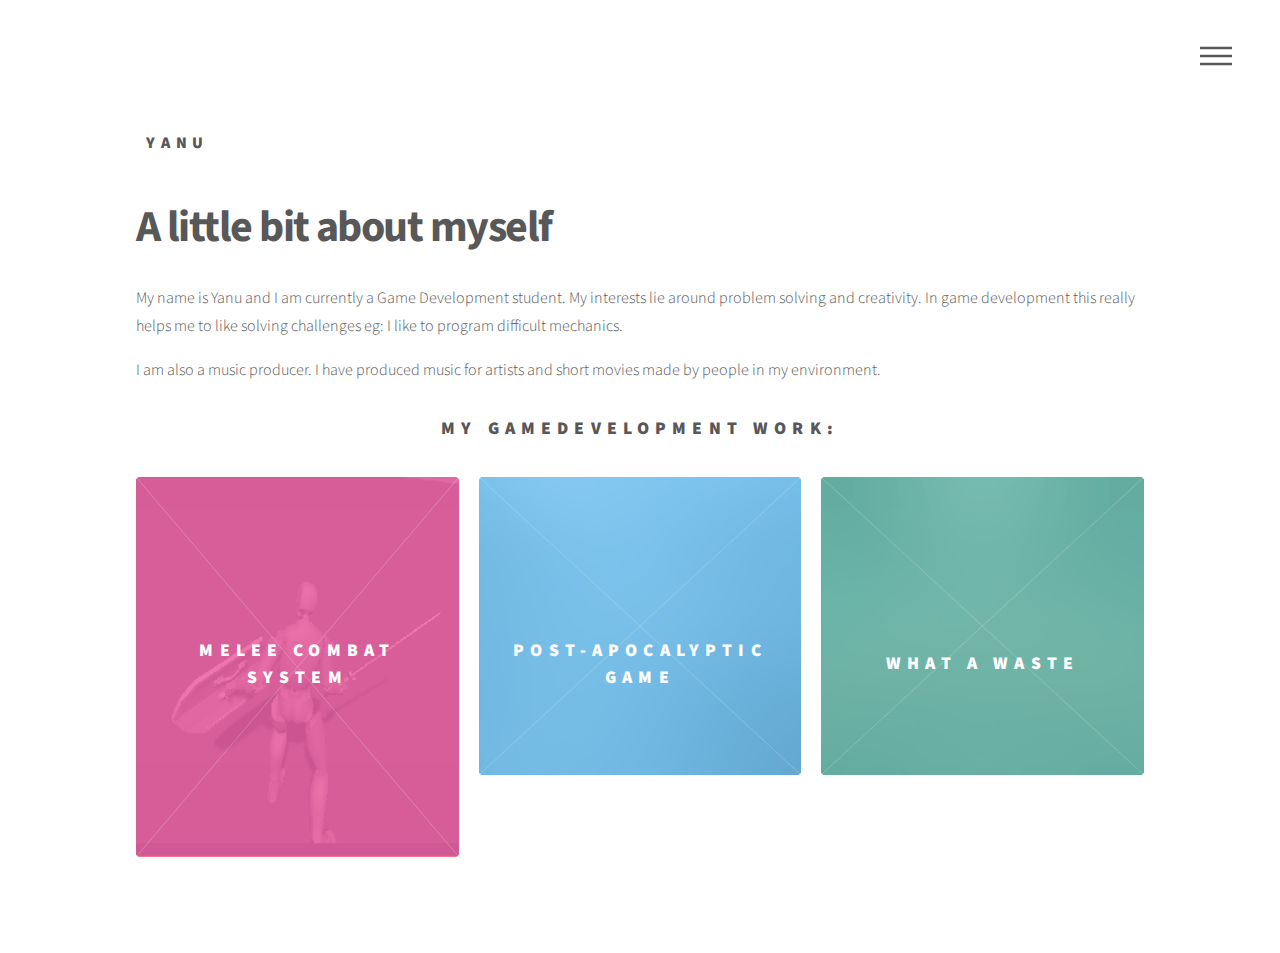
<file: index.html>
<!DOCTYPE HTML>
<!--
	Phantom by HTML5 UP
	html5up.net | @ajlkn
	Free for personal and commercial use under the CCA 3.0 license (html5up.net/license)
-->
<html>

	<head>
		
		<meta charset="utf-8" />
		<meta name="viewport" content="width=device-width, initial-scale=1, user-scalable=no" />
		<link rel="stylesheet" href="assets/css/main.css" />
		<noscript><link rel="stylesheet" href="assets/css/noscript.css" /></noscript>
	</head>
	
	<body class="is-preload">
		<!-- Wrapper -->
			<div id="wrapper">

				<!-- Header -->
					<header id="header">
						<div class="inner">

							<!-- Logo -->
								<a href="index.html" class="logo">
									<span class="symbol"></span><span class="title">Yanu</span>
								</a>

							<!-- Nav -->
								<nav>
									<ul>
										<li><a href="#menu">Menu</a></li>
									</ul>
								</nav>

						</div>
					</header>

				<!-- Menu 
					<nav id="menu">
						<h2>Menu</h2>
						<ul>
							<li><a href="index.html">Home</a></li>
							<li><a href="generic.html">Ipsum veroeros</a></li>
							<li><a href="generic.html">Tempus etiam</a></li>
							<li><a href="generic.html">Consequat dolor</a></li>
							<li><a href="elements.html">Elements</a></li>
						</ul>
					</nav>
					-->

				<!-- Main -->
					<div id="main">
						<div class="inner">
							
							<header>
								<h1>A little bit about myself<br />
								</h1>
								<p>My name is Yanu and I am currently a Game Development student. My interests lie around problem solving and creativity. 
								In game development this really helps me to like solving challenges eg: I like to program difficult mechanics.</p>
								
								<p>
									I am also a music producer. I have produced music for artists and short movies made by people in my environment.</p>
								<h2 style="text-align:center;">My Gamedevelopment work:<br />
								</h2>
							</header>
							
							<section class="tiles">
								<article class="style1">
									<span class="image">
										<img src="images/portfoliolol.png" alt="" width = "360.88" height="380"/>
									</span>
									<a href="mcspage.html">
										<h2>Melee Combat System</h2>
										<div class="content">
											<p>3D Third-Person Melee Multi-Directional Combat System.</p>
										</div>
									</a>
								</article>
								<article class="style2">
									<span class="image">
										<img src="images/pic02.jpg" alt="" />
									</span>
									<a href="pagpage.html">
										<h2>Post-Apocalyptic Game</h2>
										<div class="content">
											<p>3D First Person Post-Apocalyptic Zombie Game.</p>
										</div>
									</a>
								</article>
								<article class="style3">
									<span class="image">
										<img src="images/pic03.jpg" alt="" />
									</span>
									<a href="wawpage.html">
										<h2>What a waste</h2>
										<div class="content">
											<p>2D Recycle Puzzle Game</p>
										</div>
									</a>
								</article>
								<!-- 
								<article class="style4">
									<span class="image">
										<img src="images/pic04.jpg" alt="" />
									</span>
									<a href="generic.html">
										<h2>Tempus</h2>
										<div class="content">
											<p>Sed nisl arcu euismod sit amet nisi lorem etiam dolor veroeros et feugiat.</p>
										</div>
									</a>
								</article>
								<article class="style5">
									<span class="image">
										<img src="images/pic05.jpg" alt="" />
									</span>
									<a href="generic.html">
										<h2>Aliquam</h2>
										<div class="content">
											<p>Sed nisl arcu euismod sit amet nisi lorem etiam dolor veroeros et feugiat.</p>
										</div>
									</a>
								</article>
								<article class="style6">
									<span class="image">
										<img src="images/pic06.jpg" alt="" />
									</span>
									<a href="generic.html">
										<h2>Veroeros</h2>
										<div class="content">
											<p>Sed nisl arcu euismod sit amet nisi lorem etiam dolor veroeros et feugiat.</p>
										</div>
									</a>
								</article>
								<article class="style2">
									<span class="image">
										<img src="images/pic07.jpg" alt="" />
									</span>
									<a href="generic.html">
										<h2>Ipsum</h2>
										<div class="content">
											<p>Sed nisl arcu euismod sit amet nisi lorem etiam dolor veroeros et feugiat.</p>
										</div>
									</a>
								</article>
								<article class="style3">
									<span class="image">
										<img src="images/pic08.jpg" alt="" />
									</span>
									<a href="generic.html">
										<h2>Dolor</h2>
										<div class="content">
											<p>Sed nisl arcu euismod sit amet nisi lorem etiam dolor veroeros et feugiat.</p>
										</div>
									</a>
								</article>
								<article class="style1">
									<span class="image">
										<img src="images/pic09.jpg" alt="" />
									</span>
									<a href="generic.html">
										<h2>Nullam</h2>
										<div class="content">
											<p>Sed nisl arcu euismod sit amet nisi lorem etiam dolor veroeros et feugiat.</p>
										</div>
									</a>
								</article>
								<article class="style5">
									<span class="image">
										<img src="images/pic10.jpg" alt="" />
									</span>
									<a href="generic.html">
										<h2>Ultricies</h2>
										<div class="content">
											<p>Sed nisl arcu euismod sit amet nisi lorem etiam dolor veroeros et feugiat.</p>
										</div>
									</a>
								</article>
								<article class="style6">
									<span class="image">
										<img src="images/pic11.jpg" alt="" />
									</span>
									<a href="generic.html">
										<h2>Dictum</h2>
										<div class="content">
											<p>Sed nisl arcu euismod sit amet nisi lorem etiam dolor veroeros et feugiat.</p>
										</div>
									</a>
								</article>
								<article class="style4">
									<span class="image">
										<img src="images/pic12.jpg" alt="" />
									</span>
									<a href="generic.html">
										<h2>Pretium</h2>
										<div class="content">
											<p>Sed nisl arcu euismod sit amet nisi lorem etiam dolor veroeros et feugiat.</p>
										</div>
									</a>
								</article>
							</section>
						</div>
					</div>
				-->
				<!-- Footer
					<footer id="footer">
						<div class="inner">
							<section>
								<h2>Get in touch</h2>
								<form method="post" action="#">
									<div class="fields">
										<div class="field half">
											<input type="text" name="name" id="name" placeholder="Name" />
										</div>
										<div class="field half">
											<input type="email" name="email" id="email" placeholder="Email" />
										</div>
										<div class="field">
											<textarea name="message" id="message" placeholder="Message"></textarea>
										</div>
									</div>
									<ul class="actions">
										<li><input type="submit" value="Send" class="primary" /></li>
									</ul>
								</form>
							</section>
							<section>
								<h2>Follow</h2>
								<ul class="icons">
									<li><a href="#" class="icon brands style2 fa-twitter"><span class="label">Twitter</span></a></li>
									<li><a href="#" class="icon brands style2 fa-facebook-f"><span class="label">Facebook</span></a></li>
									<li><a href="#" class="icon brands style2 fa-instagram"><span class="label">Instagram</span></a></li>
									<li><a href="#" class="icon brands style2 fa-dribbble"><span class="label">Dribbble</span></a></li>
									<li><a href="#" class="icon brands style2 fa-github"><span class="label">GitHub</span></a></li>
									<li><a href="#" class="icon brands style2 fa-500px"><span class="label">500px</span></a></li>
									<li><a href="#" class="icon solid style2 fa-phone"><span class="label">Phone</span></a></li>
									<li><a href="#" class="icon solid style2 fa-envelope"><span class="label">Email</span></a></li>
								</ul>
							</section>
							<ul class="copyright">
								<li>&copy; Untitled. All rights reserved</li><li>Design: <a href="http://html5up.net">HTML5 UP</a></li>
							</ul>
						</div>
					</footer>

			</div>
 -->
		<!-- Scripts -->
			<script src="assets/js/jquery.min.js"></script>
			<script src="assets/js/browser.min.js"></script>
			<script src="assets/js/breakpoints.min.js"></script>
			<script src="assets/js/util.js"></script>
			<script src="assets/js/main.js"></script>

	</body>
</html>
</file>
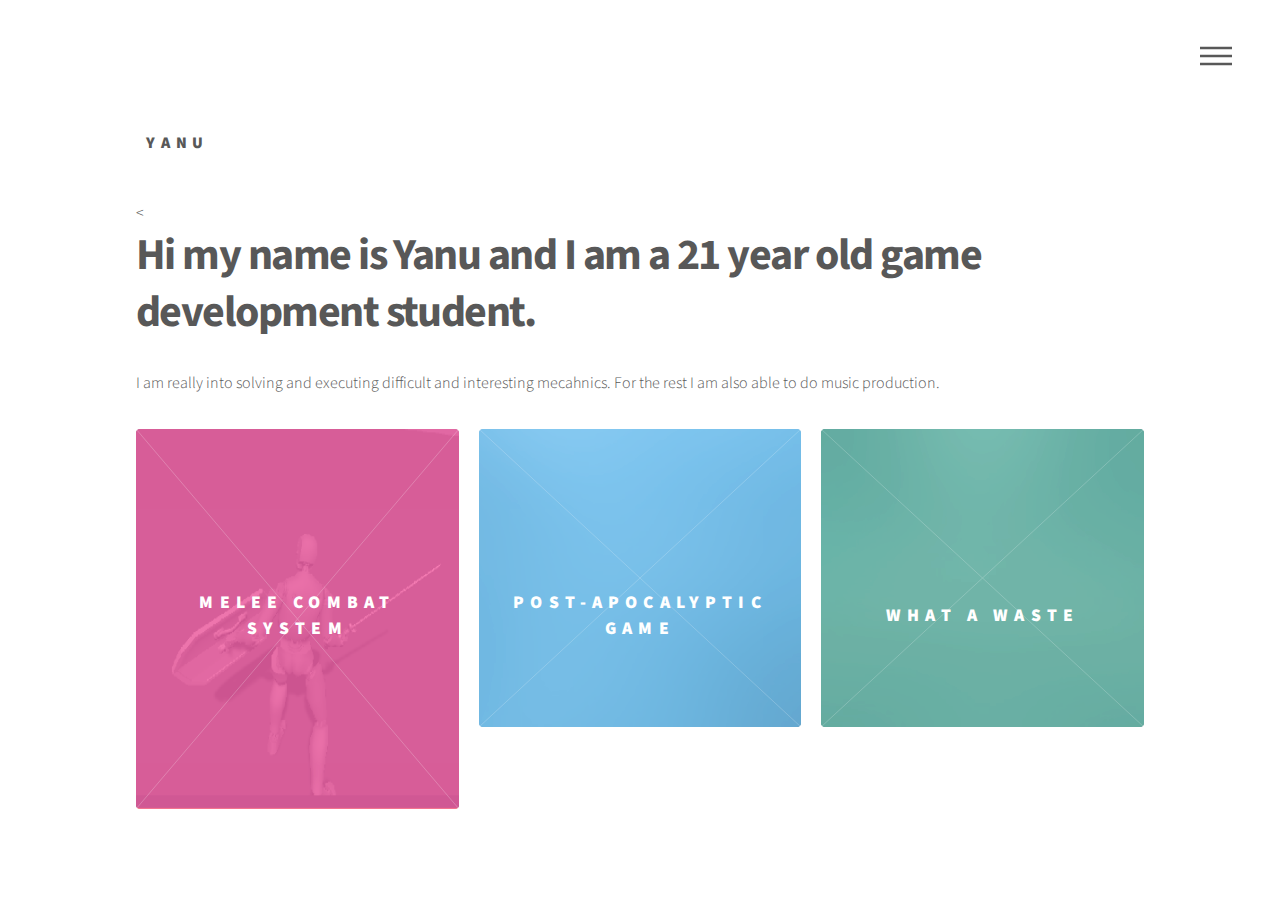
<file: portfolio yanu/index.html>
<!DOCTYPE HTML>
<!--
	Phantom by HTML5 UP
	html5up.net | @ajlkn
	Free for personal and commercial use under the CCA 3.0 license (html5up.net/license)
-->
<html>

	<head>
		
		<meta charset="utf-8" />
		<meta name="viewport" content="width=device-width, initial-scale=1, user-scalable=no" />
		<link rel="stylesheet" href="assets/css/main.css" />
		<noscript><link rel="stylesheet" href="assets/css/noscript.css" /></noscript>
	</head>
	
	<body class="is-preload">
		<!-- Wrapper -->
			<div id="wrapper">

				<!-- Header -->
					<header id="header">
						<div class="inner">

							<!-- Logo -->
								<a href="index.html" class="logo">
									<span class="symbol"></span><span class="title">Yanu</span>
								</a>

							<!-- Nav -->
								<nav>
									<ul>
										<li><a href="#menu">Menu</a></li>
									</ul>
								</nav>

						</div>
					</header>

				<!-- Menu 
					<nav id="menu">
						<h2>Menu</h2>
						<ul>
							<li><a href="index.html">Home</a></li>
							<li><a href="generic.html">Ipsum veroeros</a></li>
							<li><a href="generic.html">Tempus etiam</a></li>
							<li><a href="generic.html">Consequat dolor</a></li>
							<li><a href="elements.html">Elements</a></li>
						</ul>
					</nav>
					-->

				<!-- Main -->
					<div id="main">
						<div class="inner">
							<
							<header>
								<h1>Hi my name is Yanu and I am a 21 year old game development student.<br />
								</h1>
								<p>I am really into solving and executing difficult and interesting mecahnics. For the rest I am also able to do music production.</p>
							</header>
							
							<section class="tiles">
								<article class="style1">
									<span class="image">
										<img src="images/portfoliolol.png" alt="" width = "360.88" height="380"/>
									</span>
									<a href="mcspage.html">
										<h2>Melee Combat System</h2>
										<div class="content">
											<p>3D Third-Person Melee Multi-Directional Combat System.</p>
										</div>
									</a>
								</article>
								<article class="style2">
									<span class="image">
										<img src="images/pic02.jpg" alt="" />
									</span>
									<a href="pagpage.html">
										<h2>Post-Apocalyptic Game</h2>
										<div class="content">
											<p>3D First Person Post-Apocalyptic Zombie Game.</p>
										</div>
									</a>
								</article>
								<article class="style3">
									<span class="image">
										<img src="images/pic03.jpg" alt="" />
									</span>
									<a href="wawpage.html">
										<h2>What a waste</h2>
										<div class="content">
											<p>2D Recycle Puzzle Game</p>
										</div>
									</a>
								</article>
								<!-- 
								<article class="style4">
									<span class="image">
										<img src="images/pic04.jpg" alt="" />
									</span>
									<a href="generic.html">
										<h2>Tempus</h2>
										<div class="content">
											<p>Sed nisl arcu euismod sit amet nisi lorem etiam dolor veroeros et feugiat.</p>
										</div>
									</a>
								</article>
								<article class="style5">
									<span class="image">
										<img src="images/pic05.jpg" alt="" />
									</span>
									<a href="generic.html">
										<h2>Aliquam</h2>
										<div class="content">
											<p>Sed nisl arcu euismod sit amet nisi lorem etiam dolor veroeros et feugiat.</p>
										</div>
									</a>
								</article>
								<article class="style6">
									<span class="image">
										<img src="images/pic06.jpg" alt="" />
									</span>
									<a href="generic.html">
										<h2>Veroeros</h2>
										<div class="content">
											<p>Sed nisl arcu euismod sit amet nisi lorem etiam dolor veroeros et feugiat.</p>
										</div>
									</a>
								</article>
								<article class="style2">
									<span class="image">
										<img src="images/pic07.jpg" alt="" />
									</span>
									<a href="generic.html">
										<h2>Ipsum</h2>
										<div class="content">
											<p>Sed nisl arcu euismod sit amet nisi lorem etiam dolor veroeros et feugiat.</p>
										</div>
									</a>
								</article>
								<article class="style3">
									<span class="image">
										<img src="images/pic08.jpg" alt="" />
									</span>
									<a href="generic.html">
										<h2>Dolor</h2>
										<div class="content">
											<p>Sed nisl arcu euismod sit amet nisi lorem etiam dolor veroeros et feugiat.</p>
										</div>
									</a>
								</article>
								<article class="style1">
									<span class="image">
										<img src="images/pic09.jpg" alt="" />
									</span>
									<a href="generic.html">
										<h2>Nullam</h2>
										<div class="content">
											<p>Sed nisl arcu euismod sit amet nisi lorem etiam dolor veroeros et feugiat.</p>
										</div>
									</a>
								</article>
								<article class="style5">
									<span class="image">
										<img src="images/pic10.jpg" alt="" />
									</span>
									<a href="generic.html">
										<h2>Ultricies</h2>
										<div class="content">
											<p>Sed nisl arcu euismod sit amet nisi lorem etiam dolor veroeros et feugiat.</p>
										</div>
									</a>
								</article>
								<article class="style6">
									<span class="image">
										<img src="images/pic11.jpg" alt="" />
									</span>
									<a href="generic.html">
										<h2>Dictum</h2>
										<div class="content">
											<p>Sed nisl arcu euismod sit amet nisi lorem etiam dolor veroeros et feugiat.</p>
										</div>
									</a>
								</article>
								<article class="style4">
									<span class="image">
										<img src="images/pic12.jpg" alt="" />
									</span>
									<a href="generic.html">
										<h2>Pretium</h2>
										<div class="content">
											<p>Sed nisl arcu euismod sit amet nisi lorem etiam dolor veroeros et feugiat.</p>
										</div>
									</a>
								</article>
							</section>
						</div>
					</div>
				-->
				<!-- Footer
					<footer id="footer">
						<div class="inner">
							<section>
								<h2>Get in touch</h2>
								<form method="post" action="#">
									<div class="fields">
										<div class="field half">
											<input type="text" name="name" id="name" placeholder="Name" />
										</div>
										<div class="field half">
											<input type="email" name="email" id="email" placeholder="Email" />
										</div>
										<div class="field">
											<textarea name="message" id="message" placeholder="Message"></textarea>
										</div>
									</div>
									<ul class="actions">
										<li><input type="submit" value="Send" class="primary" /></li>
									</ul>
								</form>
							</section>
							<section>
								<h2>Follow</h2>
								<ul class="icons">
									<li><a href="#" class="icon brands style2 fa-twitter"><span class="label">Twitter</span></a></li>
									<li><a href="#" class="icon brands style2 fa-facebook-f"><span class="label">Facebook</span></a></li>
									<li><a href="#" class="icon brands style2 fa-instagram"><span class="label">Instagram</span></a></li>
									<li><a href="#" class="icon brands style2 fa-dribbble"><span class="label">Dribbble</span></a></li>
									<li><a href="#" class="icon brands style2 fa-github"><span class="label">GitHub</span></a></li>
									<li><a href="#" class="icon brands style2 fa-500px"><span class="label">500px</span></a></li>
									<li><a href="#" class="icon solid style2 fa-phone"><span class="label">Phone</span></a></li>
									<li><a href="#" class="icon solid style2 fa-envelope"><span class="label">Email</span></a></li>
								</ul>
							</section>
							<ul class="copyright">
								<li>&copy; Untitled. All rights reserved</li><li>Design: <a href="http://html5up.net">HTML5 UP</a></li>
							</ul>
						</div>
					</footer>

			</div>
 -->
		<!-- Scripts -->
			<script src="assets/js/jquery.min.js"></script>
			<script src="assets/js/browser.min.js"></script>
			<script src="assets/js/breakpoints.min.js"></script>
			<script src="assets/js/util.js"></script>
			<script src="assets/js/main.js"></script>

	</body>
</html>
</file>
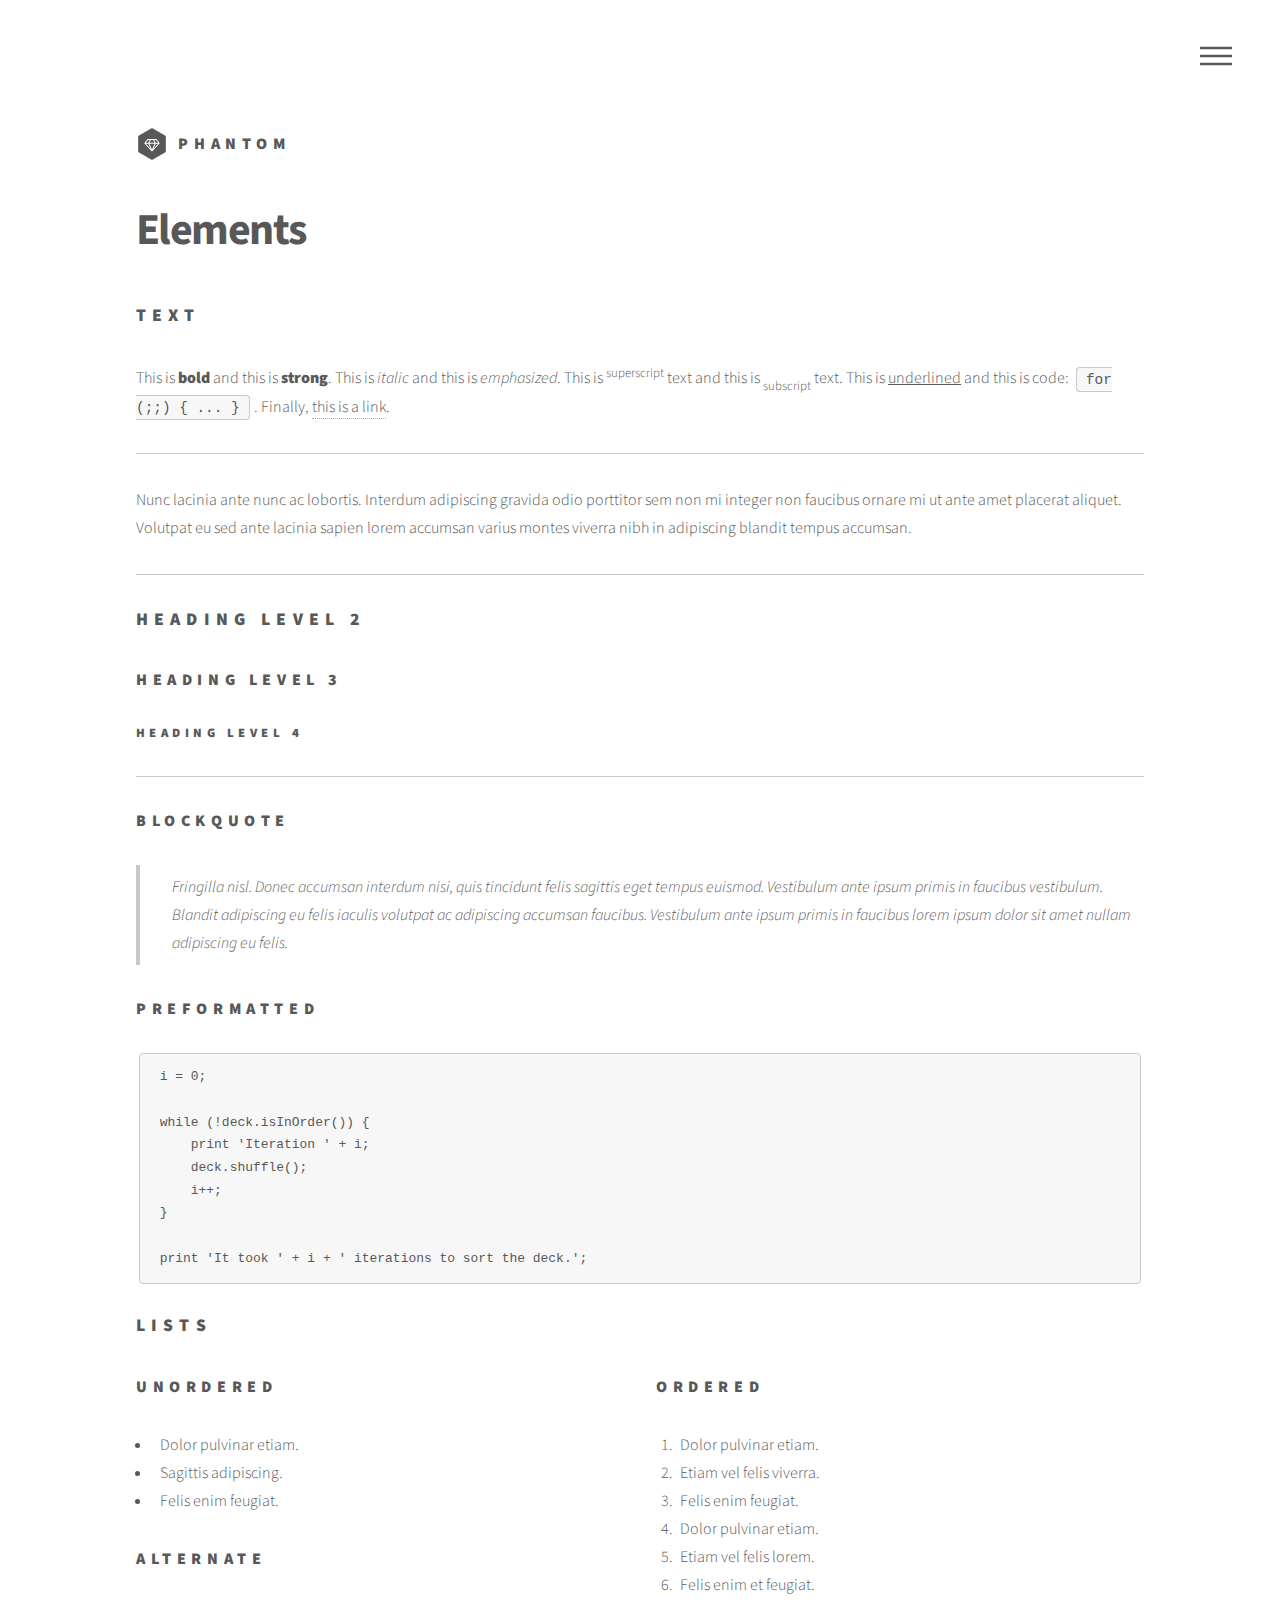
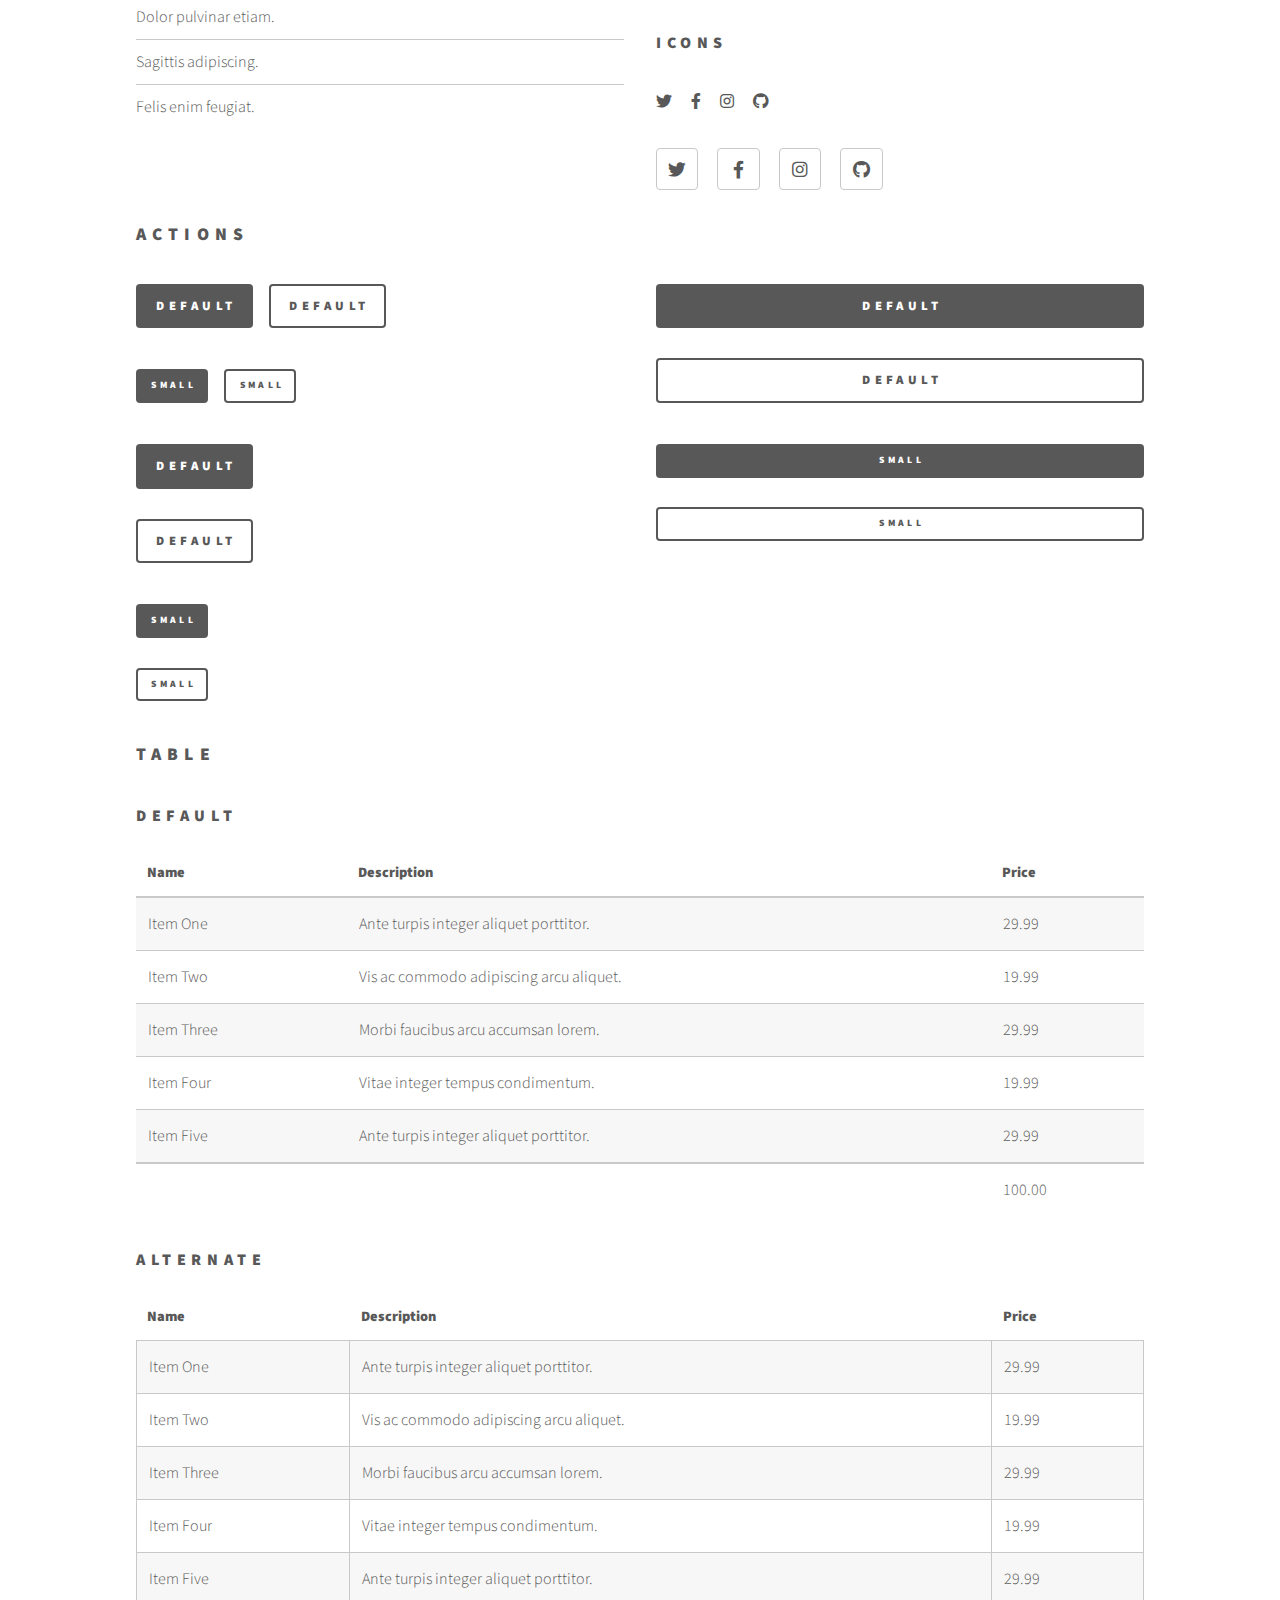
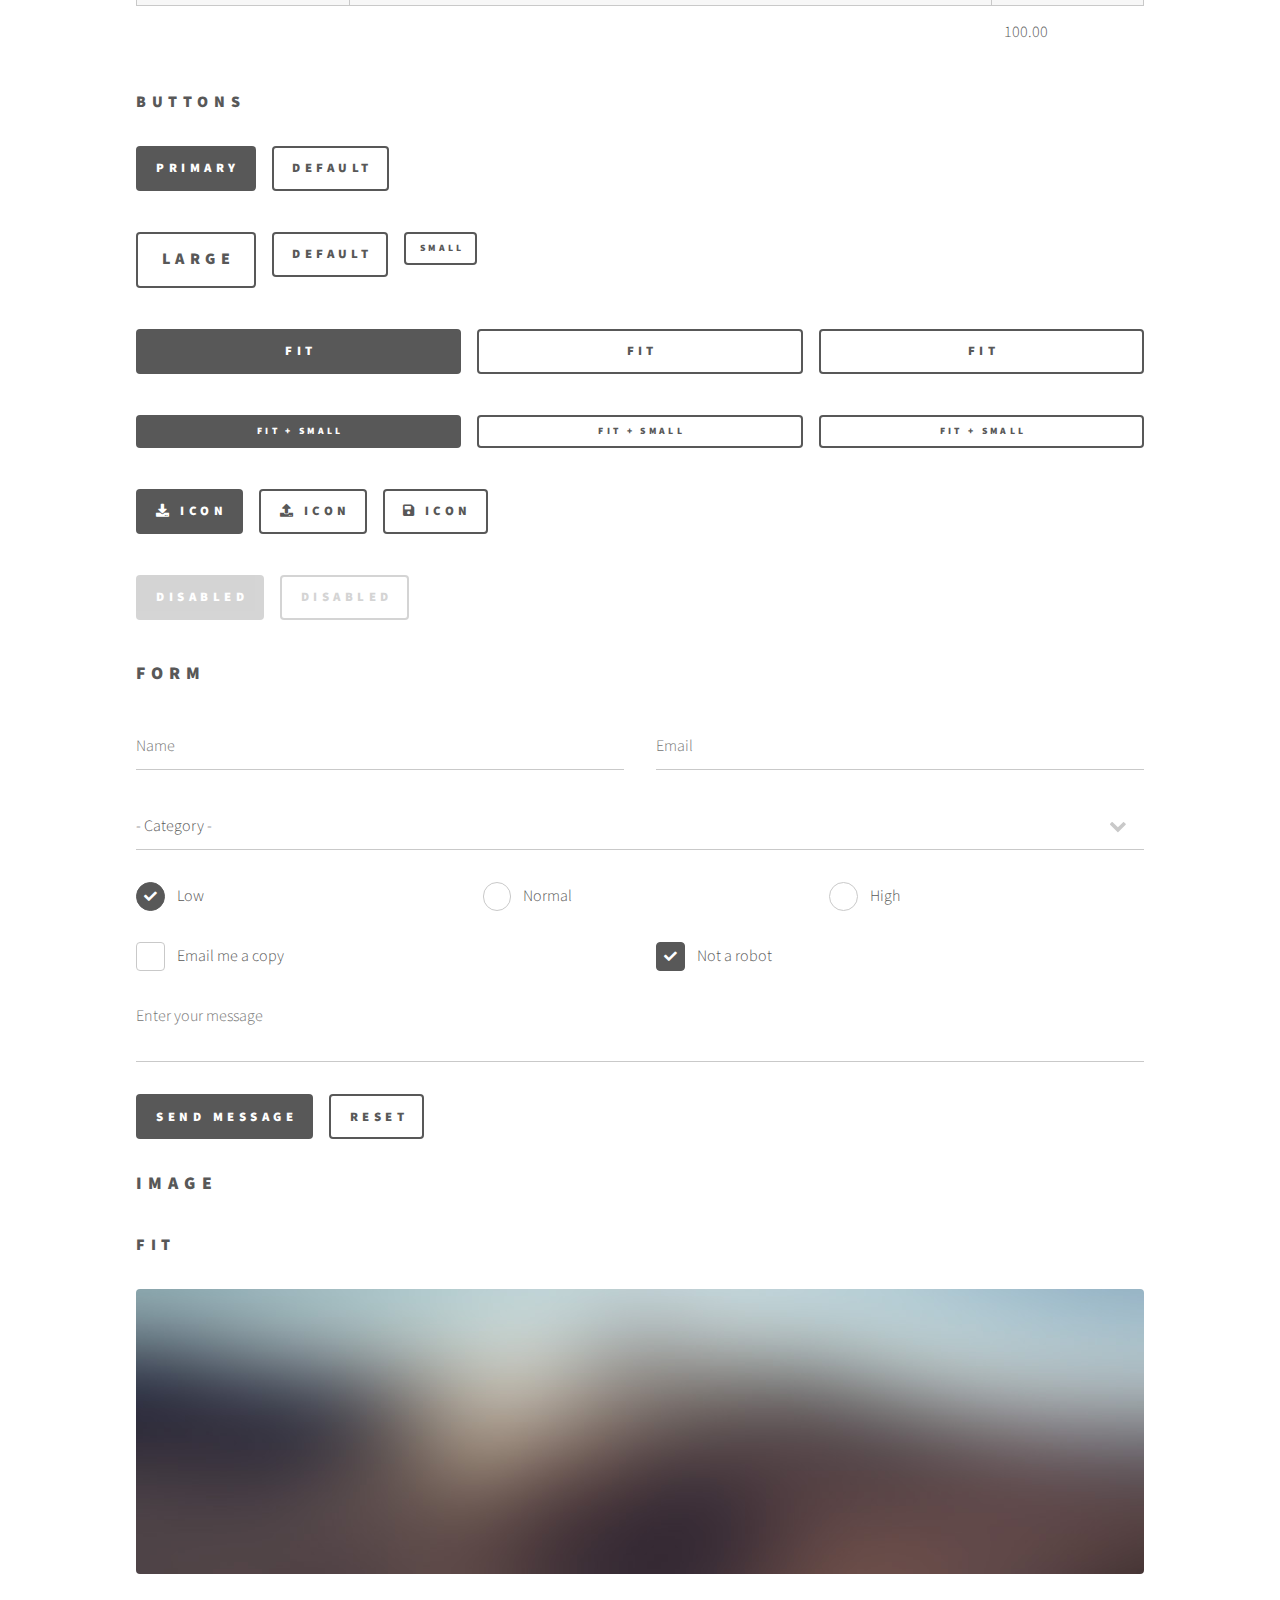
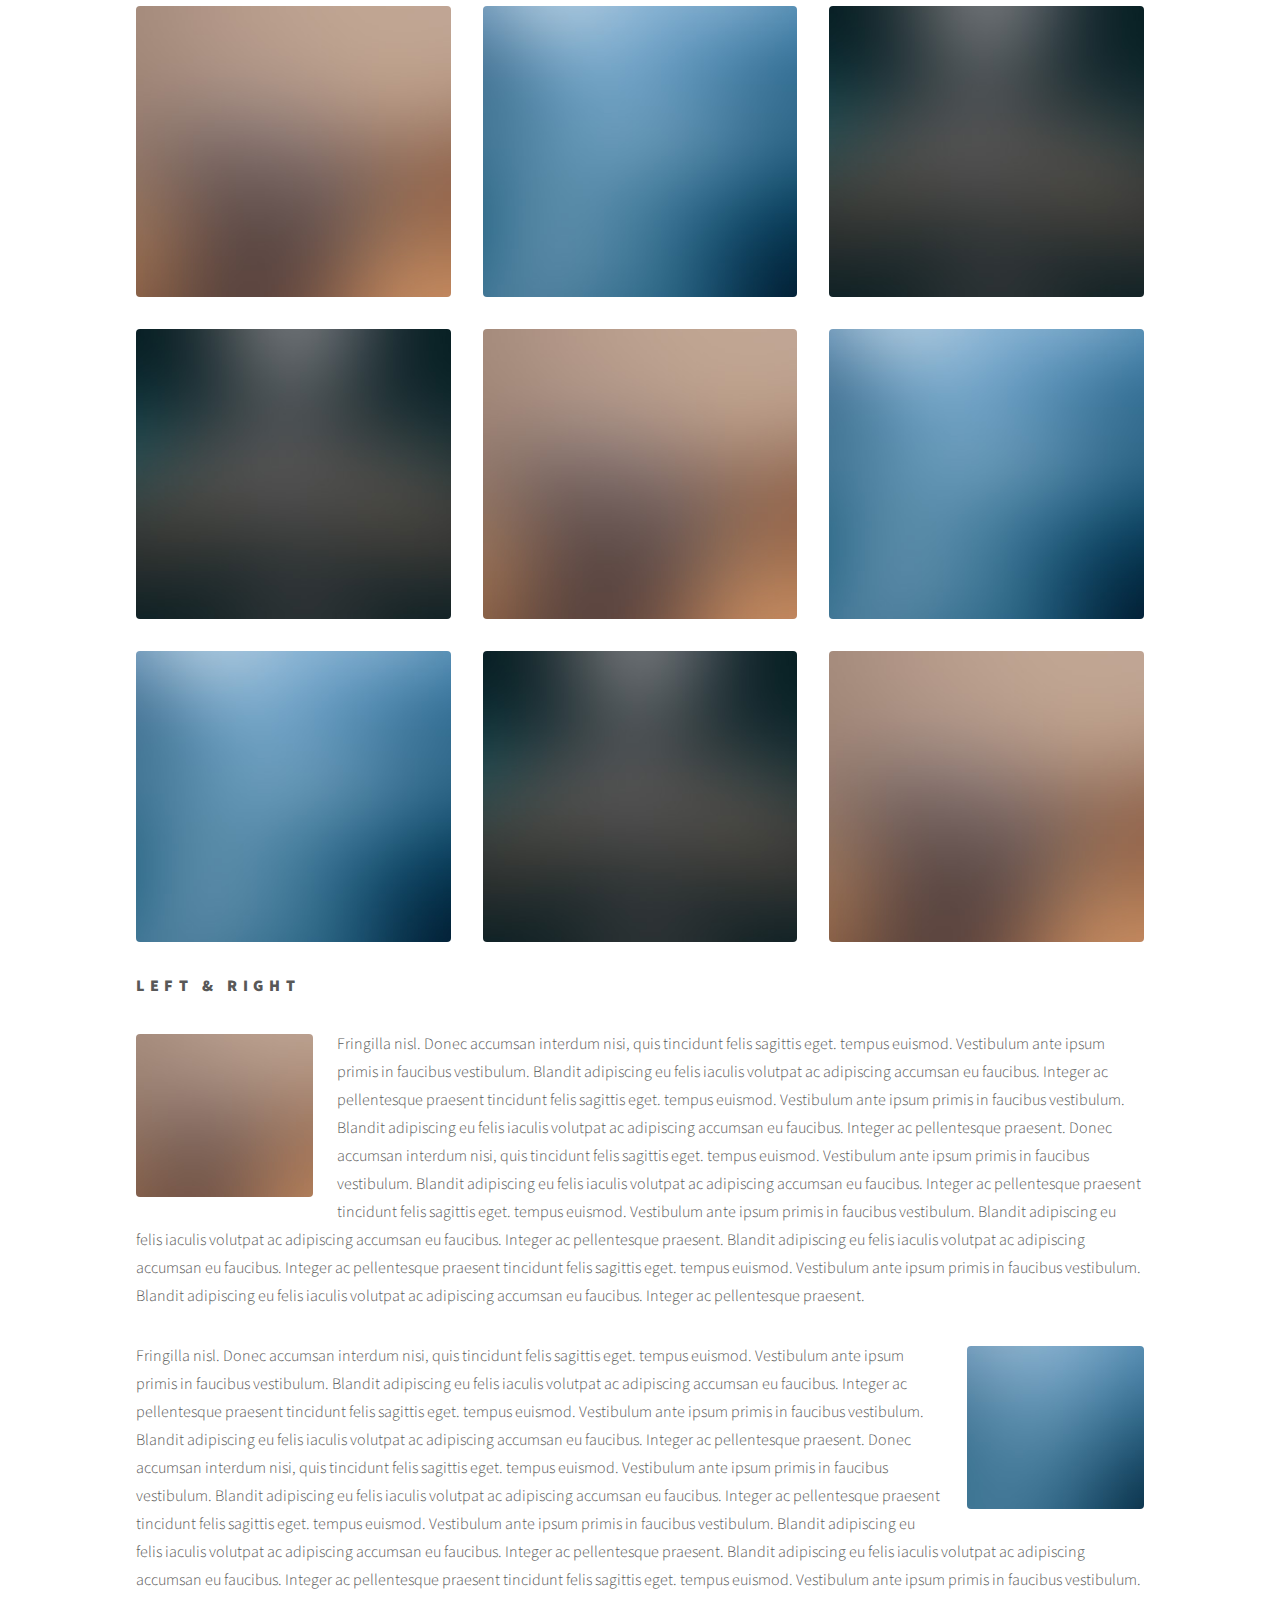
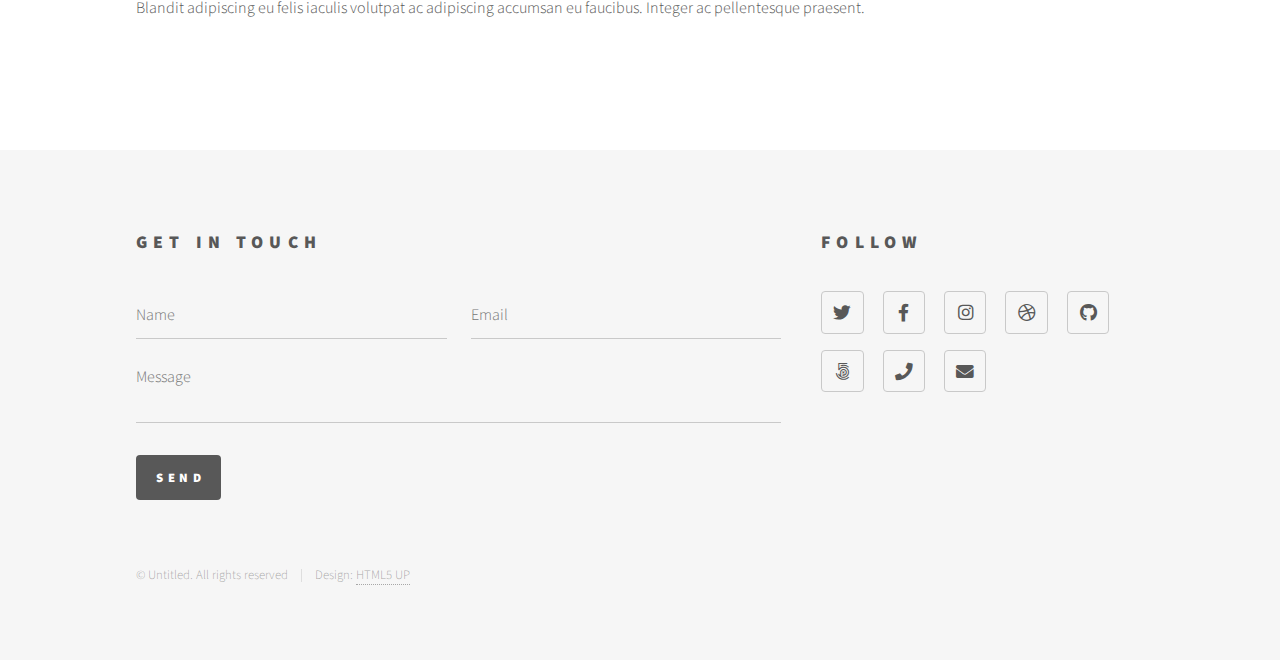
<file: elements.html>
<!DOCTYPE HTML>
<!--
	Phantom by HTML5 UP
	html5up.net | @ajlkn
	Free for personal and commercial use under the CCA 3.0 license (html5up.net/license)
-->
<html>
	<head>
		<title>Elements - Phantom by HTML5 UP</title>
		<meta charset="utf-8" />
		<meta name="viewport" content="width=device-width, initial-scale=1, user-scalable=no" />
		<link rel="stylesheet" href="assets/css/main.css" />
		<noscript><link rel="stylesheet" href="assets/css/noscript.css" /></noscript>
	</head>
	<body class="is-preload">
		<!-- Wrapper -->
			<div id="wrapper">

				<!-- Header -->
					<header id="header">
						<div class="inner">

							<!-- Logo -->
								<a href="index.html" class="logo">
									<span class="symbol"><img src="images/logo.svg" alt="" /></span><span class="title">Phantom</span>
								</a>

							<!-- Nav -->
								<nav>
									<ul>
										<li><a href="#menu">Menu</a></li>
									</ul>
								</nav>

						</div>
					</header>

				<!-- Menu -->
					<nav id="menu">
						<h2>Menu</h2>
						<ul>
							<li><a href="index.html">Home</a></li>
							<li><a href="generic.html">Ipsum veroeros</a></li>
							<li><a href="generic.html">Tempus etiam</a></li>
							<li><a href="generic.html">Consequat dolor</a></li>
							<li><a href="elements.html">Elements</a></li>
						</ul>
					</nav>

				<!-- Main -->
					<div id="main">
						<div class="inner">
							<h1>Elements</h1>

							<!-- Text -->
								<section>
									<h2>Text</h2>
									<p>This is <b>bold</b> and this is <strong>strong</strong>. This is <i>italic</i> and this is <em>emphasized</em>.
									This is <sup>superscript</sup> text and this is <sub>subscript</sub> text.
									This is <u>underlined</u> and this is code: <code>for (;;) { ... }</code>. Finally, <a href="#">this is a link</a>.</p>
									<hr />
									<p>Nunc lacinia ante nunc ac lobortis. Interdum adipiscing gravida odio porttitor sem non mi integer non faucibus ornare mi ut ante amet placerat aliquet. Volutpat eu sed ante lacinia sapien lorem accumsan varius montes viverra nibh in adipiscing blandit tempus accumsan.</p>
									<hr />
									<h2>Heading Level 2</h2>
									<h3>Heading Level 3</h3>
									<h4>Heading Level 4</h4>
									<hr />
									<h3>Blockquote</h3>
									<blockquote>Fringilla nisl. Donec accumsan interdum nisi, quis tincidunt felis sagittis eget tempus euismod. Vestibulum ante ipsum primis in faucibus vestibulum. Blandit adipiscing eu felis iaculis volutpat ac adipiscing accumsan faucibus. Vestibulum ante ipsum primis in faucibus lorem ipsum dolor sit amet nullam adipiscing eu felis.</blockquote>
									<h3>Preformatted</h3>
									<pre><code>i = 0;

while (!deck.isInOrder()) {
    print 'Iteration ' + i;
    deck.shuffle();
    i++;
}

print 'It took ' + i + ' iterations to sort the deck.';</code></pre>
								</section>

							<!-- Lists -->
								<section>
									<h2>Lists</h2>
									<div class="row">
										<div class="col-6 col-12-medium">
											<h3>Unordered</h3>
											<ul>
												<li>Dolor pulvinar etiam.</li>
												<li>Sagittis adipiscing.</li>
												<li>Felis enim feugiat.</li>
											</ul>
											<h3>Alternate</h3>
											<ul class="alt">
												<li>Dolor pulvinar etiam.</li>
												<li>Sagittis adipiscing.</li>
												<li>Felis enim feugiat.</li>
											</ul>
										</div>
										<div class="col-6 col-12-medium">
											<h3>Ordered</h3>
											<ol>
												<li>Dolor pulvinar etiam.</li>
												<li>Etiam vel felis viverra.</li>
												<li>Felis enim feugiat.</li>
												<li>Dolor pulvinar etiam.</li>
												<li>Etiam vel felis lorem.</li>
												<li>Felis enim et feugiat.</li>
											</ol>
											<h3>Icons</h3>
											<ul class="icons">
												<li><a href="#" class="icon brands style1 fa-twitter"><span class="label">Twitter</span></a></li>
												<li><a href="#" class="icon brands style1 fa-facebook-f"><span class="label">Facebook</span></a></li>
												<li><a href="#" class="icon brands style1 fa-instagram"><span class="label">Instagram</span></a></li>
												<li><a href="#" class="icon brands style1 fa-github"><span class="label">Github</span></a></li>
											</ul>
											<ul class="icons">
												<li><a href="#" class="icon brands style2 fa-twitter"><span class="label">Twitter</span></a></li>
												<li><a href="#" class="icon brands style2 fa-facebook-f"><span class="label">Facebook</span></a></li>
												<li><a href="#" class="icon brands style2 fa-instagram"><span class="label">Instagram</span></a></li>
												<li><a href="#" class="icon brands style2 fa-github"><span class="label">Github</span></a></li>
											</ul>
										</div>
									</div>
									<h2>Actions</h2>
									<div class="row">
										<div class="col-6 col-12-medium">
											<ul class="actions">
												<li><a href="#" class="button primary">Default</a></li>
												<li><a href="#" class="button">Default</a></li>
											</ul>
											<ul class="actions small">
												<li><a href="#" class="button primary small">Small</a></li>
												<li><a href="#" class="button small">Small</a></li>
											</ul>
											<ul class="actions stacked">
												<li><a href="#" class="button primary">Default</a></li>
												<li><a href="#" class="button">Default</a></li>
											</ul>
											<ul class="actions stacked">
												<li><a href="#" class="button primary small">Small</a></li>
												<li><a href="#" class="button small">Small</a></li>
											</ul>
										</div>
										<div class="col-6 col-12-medium">
											<ul class="actions stacked">
												<li><a href="#" class="button primary fit">Default</a></li>
												<li><a href="#" class="button fit">Default</a></li>
											</ul>
											<ul class="actions stacked">
												<li><a href="#" class="button primary small fit">Small</a></li>
												<li><a href="#" class="button small fit">Small</a></li>
											</ul>
										</div>
									</div>
								</section>

							<!-- Table -->
								<section>
									<h2>Table</h2>
									<h3>Default</h3>
									<div class="table-wrapper">
										<table>
											<thead>
												<tr>
													<th>Name</th>
													<th>Description</th>
													<th>Price</th>
												</tr>
											</thead>
											<tbody>
												<tr>
													<td>Item One</td>
													<td>Ante turpis integer aliquet porttitor.</td>
													<td>29.99</td>
												</tr>
												<tr>
													<td>Item Two</td>
													<td>Vis ac commodo adipiscing arcu aliquet.</td>
													<td>19.99</td>
												</tr>
												<tr>
													<td>Item Three</td>
													<td> Morbi faucibus arcu accumsan lorem.</td>
													<td>29.99</td>
												</tr>
												<tr>
													<td>Item Four</td>
													<td>Vitae integer tempus condimentum.</td>
													<td>19.99</td>
												</tr>
												<tr>
													<td>Item Five</td>
													<td>Ante turpis integer aliquet porttitor.</td>
													<td>29.99</td>
												</tr>
											</tbody>
											<tfoot>
												<tr>
													<td colspan="2"></td>
													<td>100.00</td>
												</tr>
											</tfoot>
										</table>
									</div>

									<h3>Alternate</h3>
									<div class="table-wrapper">
										<table class="alt">
											<thead>
												<tr>
													<th>Name</th>
													<th>Description</th>
													<th>Price</th>
												</tr>
											</thead>
											<tbody>
												<tr>
													<td>Item One</td>
													<td>Ante turpis integer aliquet porttitor.</td>
													<td>29.99</td>
												</tr>
												<tr>
													<td>Item Two</td>
													<td>Vis ac commodo adipiscing arcu aliquet.</td>
													<td>19.99</td>
												</tr>
												<tr>
													<td>Item Three</td>
													<td> Morbi faucibus arcu accumsan lorem.</td>
													<td>29.99</td>
												</tr>
												<tr>
													<td>Item Four</td>
													<td>Vitae integer tempus condimentum.</td>
													<td>19.99</td>
												</tr>
												<tr>
													<td>Item Five</td>
													<td>Ante turpis integer aliquet porttitor.</td>
													<td>29.99</td>
												</tr>
											</tbody>
											<tfoot>
												<tr>
													<td colspan="2"></td>
													<td>100.00</td>
												</tr>
											</tfoot>
										</table>
									</div>
								</section>

							<!-- Buttons -->
								<section>
									<h3>Buttons</h3>
									<ul class="actions">
										<li><a href="#" class="button primary">Primary</a></li>
										<li><a href="#" class="button">Default</a></li>
									</ul>
									<ul class="actions">
										<li><a href="#" class="button large">Large</a></li>
										<li><a href="#" class="button">Default</a></li>
										<li><a href="#" class="button small">Small</a></li>
									</ul>
									<ul class="actions fit">
										<li><a href="#" class="button primary fit">Fit</a></li>
										<li><a href="#" class="button fit">Fit</a></li>
										<li><a href="#" class="button fit">Fit</a></li>
									</ul>
									<ul class="actions fit small">
										<li><a href="#" class="button primary fit small">Fit + Small</a></li>
										<li><a href="#" class="button fit small">Fit + Small</a></li>
										<li><a href="#" class="button fit small">Fit + Small</a></li>
									</ul>
									<ul class="actions">
										<li><a href="#" class="button primary icon solid fa-download">Icon</a></li>
										<li><a href="#" class="button icon solid fa-upload">Icon</a></li>
										<li><a href="#" class="button icon solid fa-save">Icon</a></li>
									</ul>
									<ul class="actions">
										<li><span class="button primary disabled">Disabled</span></li>
										<li><span class="button disabled">Disabled</span></li>
									</ul>
								</section>

							<!-- Form -->
								<section>
									<h2>Form</h2>
									<form method="post" action="#">
										<div class="row gtr-uniform">
											<div class="col-6 col-12-xsmall">
												<input type="text" name="demo-name" id="demo-name" value="" placeholder="Name" />
											</div>
											<div class="col-6 col-12-xsmall">
												<input type="email" name="demo-email" id="demo-email" value="" placeholder="Email" />
											</div>
											<div class="col-12">
												<select name="demo-category" id="demo-category">
													<option value="">- Category -</option>
													<option value="1">Manufacturing</option>
													<option value="1">Shipping</option>
													<option value="1">Administration</option>
													<option value="1">Human Resources</option>
												</select>
											</div>
											<div class="col-4 col-12-small">
												<input type="radio" id="demo-priority-low" name="demo-priority" checked>
												<label for="demo-priority-low">Low</label>
											</div>
											<div class="col-4 col-12-small">
												<input type="radio" id="demo-priority-normal" name="demo-priority">
												<label for="demo-priority-normal">Normal</label>
											</div>
											<div class="col-4 col-12-small">
												<input type="radio" id="demo-priority-high" name="demo-priority">
												<label for="demo-priority-high">High</label>
											</div>
											<div class="col-6 col-12-small">
												<input type="checkbox" id="demo-copy" name="demo-copy">
												<label for="demo-copy">Email me a copy</label>
											</div>
											<div class="col-6 col-12-small">
												<input type="checkbox" id="demo-human" name="demo-human" checked>
												<label for="demo-human">Not a robot</label>
											</div>
											<div class="col-12">
												<textarea name="demo-message" id="demo-message" placeholder="Enter your message" rows="6"></textarea>
											</div>
											<div class="col-12">
												<ul class="actions">
													<li><input type="submit" value="Send Message" class="primary" /></li>
													<li><input type="reset" value="Reset" /></li>
												</ul>
											</div>
										</div>
									</form>
								</section>

							<!-- Image -->
								<section>
									<h2>Image</h2>
									<h3>Fit</h3>
									<div class="box alt">
										<div class="row gtr-uniform">
											<div class="col-12"><span class="image fit"><img src="images/pic13.jpg" alt="" /></span></div>
											<div class="col-4"><span class="image fit"><img src="images/pic01.jpg" alt="" /></span></div>
											<div class="col-4"><span class="image fit"><img src="images/pic02.jpg" alt="" /></span></div>
											<div class="col-4"><span class="image fit"><img src="images/pic03.jpg" alt="" /></span></div>
											<div class="col-4"><span class="image fit"><img src="images/pic03.jpg" alt="" /></span></div>
											<div class="col-4"><span class="image fit"><img src="images/pic01.jpg" alt="" /></span></div>
											<div class="col-4"><span class="image fit"><img src="images/pic02.jpg" alt="" /></span></div>
											<div class="col-4"><span class="image fit"><img src="images/pic02.jpg" alt="" /></span></div>
											<div class="col-4"><span class="image fit"><img src="images/pic03.jpg" alt="" /></span></div>
											<div class="col-4"><span class="image fit"><img src="images/pic01.jpg" alt="" /></span></div>
										</div>
									</div>
									<h3>Left &amp; Right</h3>
									<p><span class="image left"><img src="images/pic14.jpg" alt="" /></span>Fringilla nisl. Donec accumsan interdum nisi, quis tincidunt felis sagittis eget. tempus euismod. Vestibulum ante ipsum primis in faucibus vestibulum. Blandit adipiscing eu felis iaculis volutpat ac adipiscing accumsan eu faucibus. Integer ac pellentesque praesent tincidunt felis sagittis eget. tempus euismod. Vestibulum ante ipsum primis in faucibus vestibulum. Blandit adipiscing eu felis iaculis volutpat ac adipiscing accumsan eu faucibus. Integer ac pellentesque praesent. Donec accumsan interdum nisi, quis tincidunt felis sagittis eget. tempus euismod. Vestibulum ante ipsum primis in faucibus vestibulum. Blandit adipiscing eu felis iaculis volutpat ac adipiscing accumsan eu faucibus. Integer ac pellentesque praesent tincidunt felis sagittis eget. tempus euismod. Vestibulum ante ipsum primis in faucibus vestibulum. Blandit adipiscing eu felis iaculis volutpat ac adipiscing accumsan eu faucibus. Integer ac pellentesque praesent. Blandit adipiscing eu felis iaculis volutpat ac adipiscing accumsan eu faucibus. Integer ac pellentesque praesent tincidunt felis sagittis eget. tempus euismod. Vestibulum ante ipsum primis in faucibus vestibulum. Blandit adipiscing eu felis iaculis volutpat ac adipiscing accumsan eu faucibus. Integer ac pellentesque praesent.</p>
									<p><span class="image right"><img src="images/pic15.jpg" alt="" /></span>Fringilla nisl. Donec accumsan interdum nisi, quis tincidunt felis sagittis eget. tempus euismod. Vestibulum ante ipsum primis in faucibus vestibulum. Blandit adipiscing eu felis iaculis volutpat ac adipiscing accumsan eu faucibus. Integer ac pellentesque praesent tincidunt felis sagittis eget. tempus euismod. Vestibulum ante ipsum primis in faucibus vestibulum. Blandit adipiscing eu felis iaculis volutpat ac adipiscing accumsan eu faucibus. Integer ac pellentesque praesent. Donec accumsan interdum nisi, quis tincidunt felis sagittis eget. tempus euismod. Vestibulum ante ipsum primis in faucibus vestibulum. Blandit adipiscing eu felis iaculis volutpat ac adipiscing accumsan eu faucibus. Integer ac pellentesque praesent tincidunt felis sagittis eget. tempus euismod. Vestibulum ante ipsum primis in faucibus vestibulum. Blandit adipiscing eu felis iaculis volutpat ac adipiscing accumsan eu faucibus. Integer ac pellentesque praesent. Blandit adipiscing eu felis iaculis volutpat ac adipiscing accumsan eu faucibus. Integer ac pellentesque praesent tincidunt felis sagittis eget. tempus euismod. Vestibulum ante ipsum primis in faucibus vestibulum. Blandit adipiscing eu felis iaculis volutpat ac adipiscing accumsan eu faucibus. Integer ac pellentesque praesent.</p>
								</section>

						</div>
					</div>

				<!-- Footer -->
					<footer id="footer">
						<div class="inner">
							<section>
								<h2>Get in touch</h2>
								<form method="post" action="#">
									<div class="fields">
										<div class="field half">
											<input type="text" name="name" id="name" placeholder="Name" />
										</div>
										<div class="field half">
											<input type="email" name="email" id="email" placeholder="Email" />
										</div>
										<div class="field">
											<textarea name="message" id="message" placeholder="Message"></textarea>
										</div>
									</div>
									<ul class="actions">
										<li><input type="submit" value="Send" class="primary" /></li>
									</ul>
								</form>
							</section>
							<section>
								<h2>Follow</h2>
								<ul class="icons">
									<li><a href="#" class="icon brands style2 fa-twitter"><span class="label">Twitter</span></a></li>
									<li><a href="#" class="icon brands style2 fa-facebook-f"><span class="label">Facebook</span></a></li>
									<li><a href="#" class="icon brands style2 fa-instagram"><span class="label">Instagram</span></a></li>
									<li><a href="#" class="icon brands style2 fa-dribbble"><span class="label">Dribbble</span></a></li>
									<li><a href="#" class="icon brands style2 fa-github"><span class="label">GitHub</span></a></li>
									<li><a href="#" class="icon brands style2 fa-500px"><span class="label">500px</span></a></li>
									<li><a href="#" class="icon solid style2 fa-phone"><span class="label">Phone</span></a></li>
									<li><a href="#" class="icon solid style2 fa-envelope"><span class="label">Email</span></a></li>
								</ul>
							</section>
							<ul class="copyright">
								<li>&copy; Untitled. All rights reserved</li><li>Design: <a href="http://html5up.net">HTML5 UP</a></li>
							</ul>
						</div>
					</footer>

			</div>

		<!-- Scripts -->
			<script src="assets/js/jquery.min.js"></script>
			<script src="assets/js/browser.min.js"></script>
			<script src="assets/js/breakpoints.min.js"></script>
			<script src="assets/js/util.js"></script>
			<script src="assets/js/main.js"></script>

	</body>
</html>
</file>
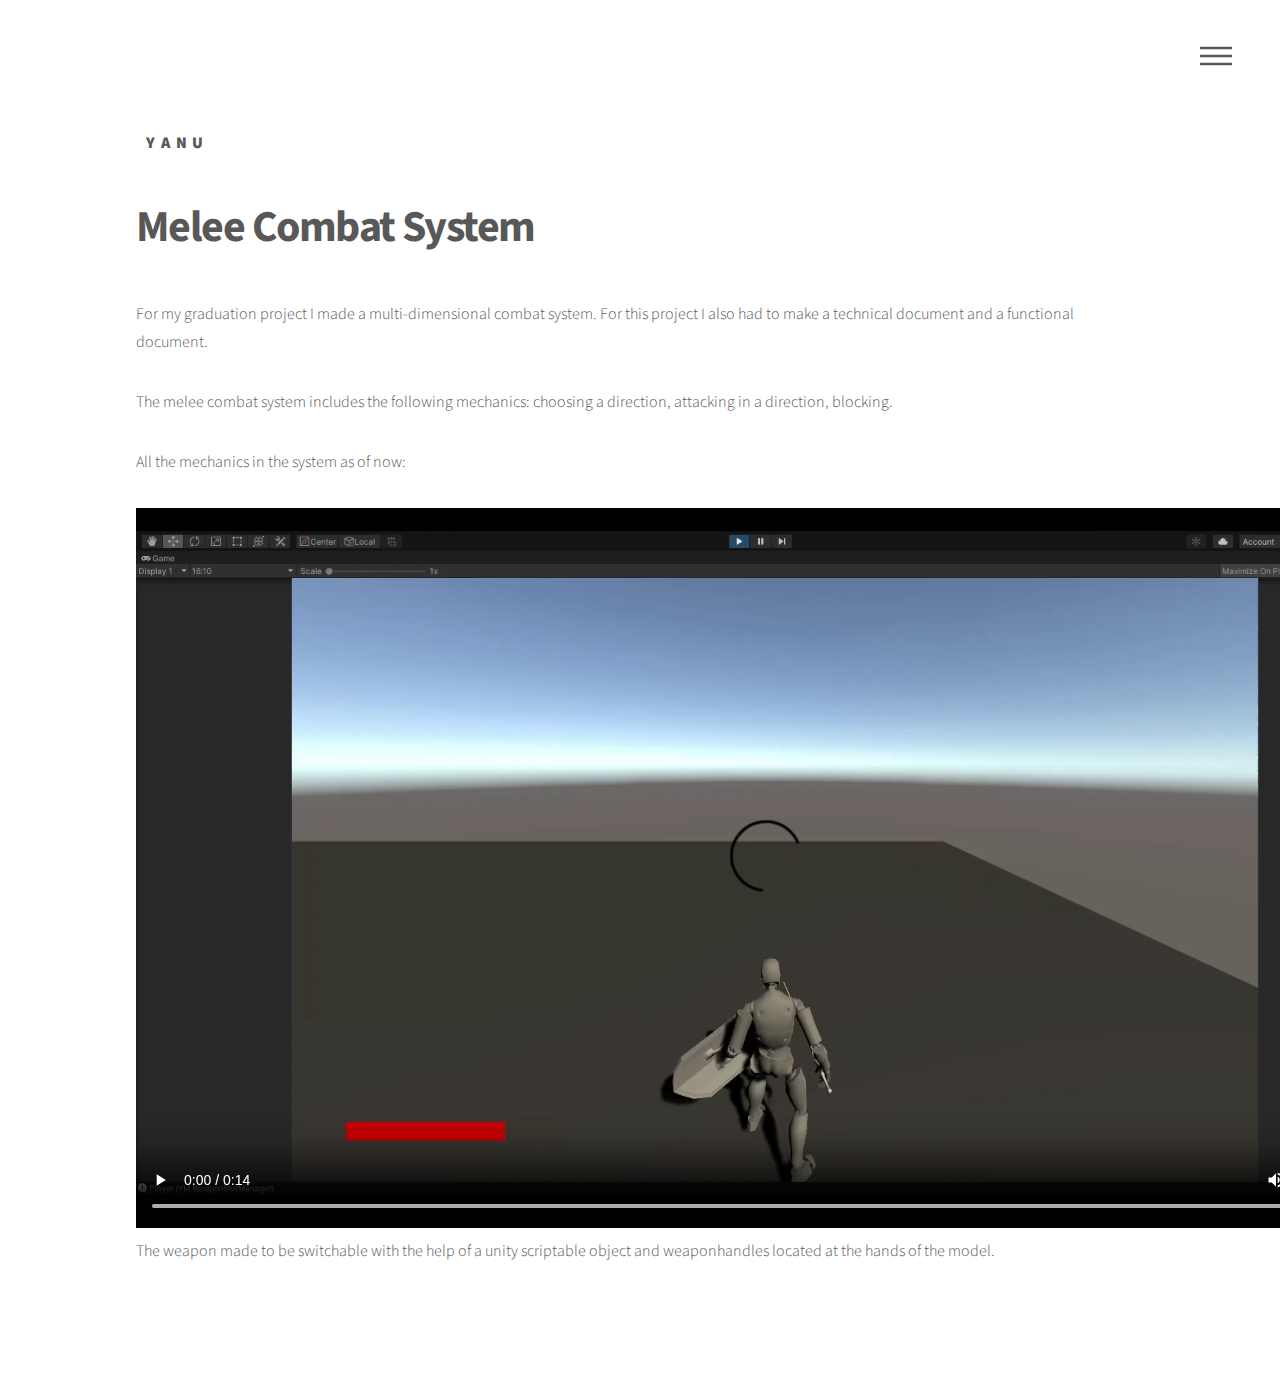
<file: mcspage.html>
<!DOCTYPE HTML>
<!--
	Phantom by HTML5 UP
	html5up.net | @ajlkn
	Free for personal and commercial use under the CCA 3.0 license (html5up.net/license)
-->
<html>
	<head>
		<title>Generic - Phantom by HTML5 UP</title>
		<meta charset="utf-8" />
		<meta name="viewport" content="width=device-width, initial-scale=1, user-scalable=no" />
		<link rel="stylesheet" href="assets/css/main.css" />
		<noscript><link rel="stylesheet" href="assets/css/noscript.css" /></noscript>
	</head>
	<body class="is-preload">
		<!-- Wrapper -->
			<div id="wrapper">

				<!-- Header -->
					<header id="header">
						<div class="inner">

							<!-- Logo -->
								<a href="index.html" class="logo">
									<span class="symbol"></span><span class="title">Yanu</span>
								</a>

							<!-- Nav -->
								<nav>
									<ul>
										<li><a href="#menu">Menu</a></li>
									</ul>
								</nav>

						</div>
					</header>

				<!-- Menu 
					<nav id="menu">
						<h2>Menu</h2>
						<ul>
							<li><a href="index.html">Home</a></li>
							<li><a href="generic.html">Ipsum veroeros</a></li>
							<li><a href="generic.html">Tempus etiam</a></li>
							<li><a href="generic.html">Consequat dolor</a></li>
							<li><a href="elements.html">Elements</a></li>
						</ul>
					</nav>
-->
				<!-- Main -->
					<div id="main">
						<div class="inner">
							<h1>Melee Combat System</h1>
							
							<p>For my graduation project I made a multi-dimensional combat system. For this project I also had to make a technical document and a functional document.</p>
							<p>The melee combat system includes the following mechanics: choosing a direction, attacking in a direction, blocking.</p>
							<p>All the mechanics in the system as of now:</p>
							<video width="1280" height="720" controls>
								<source src="Videos/mcsvid1.mp4" type="video/mp4">
							</video>
							<p>The weapon made to be switchable with the help of a unity scriptable object and weaponhandles located at the hands of the model.</p>
						</div>
					</div>

				<!-- Footer 
					<footer id="footer">
						<div class="inner">
							<section>
								<h2>Get in touch</h2>
								<form method="post" action="#">
									<div class="fields">
										<div class="field half">
											<input type="text" name="name" id="name" placeholder="Name" />
										</div>
										<div class="field half">
											<input type="email" name="email" id="email" placeholder="Email" />
										</div>
										<div class="field">
											<textarea name="message" id="message" placeholder="Message"></textarea>
										</div>
									</div>
									<ul class="actions">
										<li><input type="submit" value="Send" class="primary" /></li>
									</ul>
								</form>
							</section>
							<section>
								<h2>Follow</h2>
								<ul class="icons">
									<li><a href="#" class="icon brands style2 fa-twitter"><span class="label">Twitter</span></a></li>
									<li><a href="#" class="icon brands style2 fa-facebook-f"><span class="label">Facebook</span></a></li>
									<li><a href="#" class="icon brands style2 fa-instagram"><span class="label">Instagram</span></a></li>
									<li><a href="#" class="icon brands style2 fa-dribbble"><span class="label">Dribbble</span></a></li>
									<li><a href="#" class="icon brands style2 fa-github"><span class="label">GitHub</span></a></li>
									<li><a href="#" class="icon brands style2 fa-500px"><span class="label">500px</span></a></li>
									<li><a href="#" class="icon solid style2 fa-phone"><span class="label">Phone</span></a></li>
									<li><a href="#" class="icon solid style2 fa-envelope"><span class="label">Email</span></a></li>
								</ul>
							</section>
							<ul class="copyright">
								<li>&copy; Untitled. All rights reserved</li><li>Design: <a href="http://html5up.net">HTML5 UP</a></li>
							</ul>
						</div>
					</footer>
					-->

			</div>

		<!-- Scripts -->
			<script src="assets/js/jquery.min.js"></script>
			<script src="assets/js/browser.min.js"></script>
			<script src="assets/js/breakpoints.min.js"></script>
			<script src="assets/js/util.js"></script>
			<script src="assets/js/main.js"></script>

	</body>
</html>
</file>
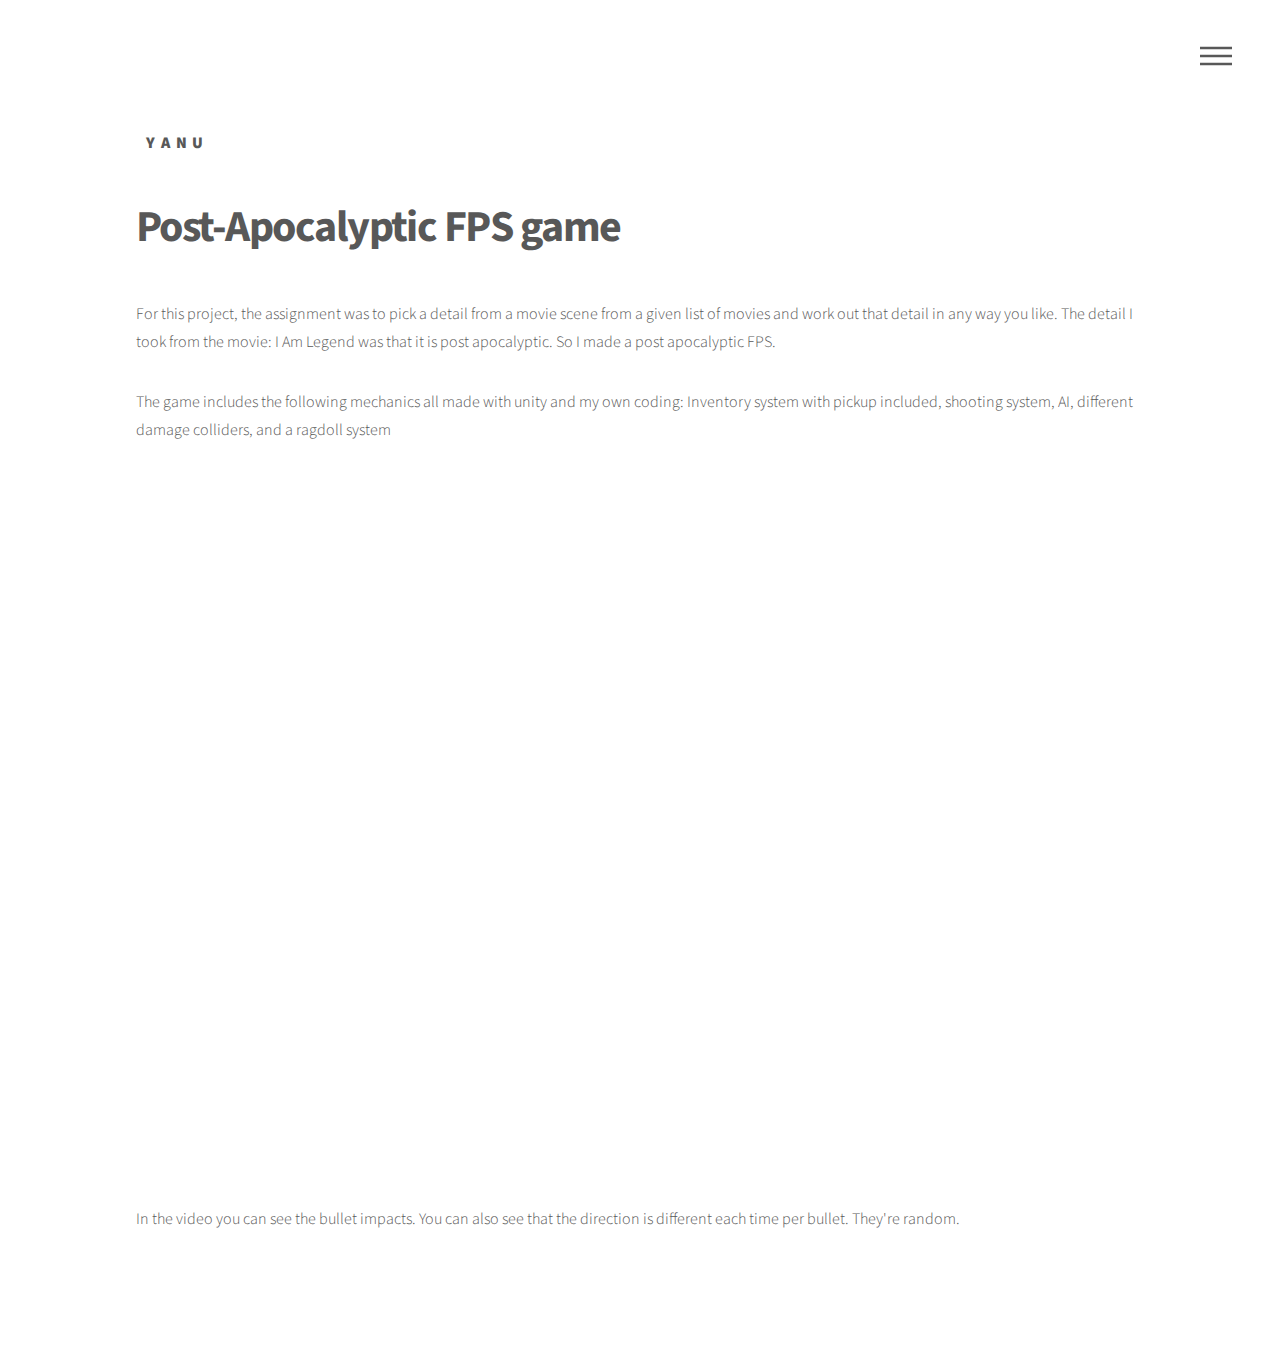
<file: pagpage.html>
<!DOCTYPE HTML>
<!--
	Phantom by HTML5 UP
	html5up.net | @ajlkn
	Free for personal and commercial use under the CCA 3.0 license (html5up.net/license)
-->
<html>
	<head>
		<title>Generic - Phantom by HTML5 UP</title>
		<meta charset="utf-8" />
		<meta name="viewport" content="width=device-width, initial-scale=1, user-scalable=no" />
		<link rel="stylesheet" href="assets/css/main.css" />
		<noscript><link rel="stylesheet" href="assets/css/noscript.css" /></noscript>
	</head>
	<body class="is-preload">
		<!-- Wrapper -->
			<div id="wrapper">

				<!-- Header -->
					<header id="header">
						<div class="inner">

							<!-- Logo -->
								<a href="index.html" class="logo">
									<span class="symbol"></span><span class="title">Yanu</span>
								</a>

							<!-- Nav -->
								<nav>
									<ul>
										<li><a href="#menu">Menu</a></li>
									</ul>
								</nav>

						</div>
					</header>

				<!-- Menu 
					<nav id="menu">
						<h2>Menu</h2>
						<ul>
							<li><a href="index.html">Home</a></li>
							<li><a href="generic.html">Ipsum veroeros</a></li>
							<li><a href="generic.html">Tempus etiam</a></li>
							<li><a href="generic.html">Consequat dolor</a></li>
							<li><a href="elements.html">Elements</a></li>
						</ul>
					</nav>
-->
				<!-- Main -->
					<div id="main">
						<div class="inner">
							<h1>Post-Apocalyptic FPS game</h1>
							
							<p>For this project, the assignment was to pick a detail from a movie scene from a given list of movies and work out that detail in any way you like. The detail I took from the movie: I Am Legend was that it is post apocalyptic. So I made a post apocalyptic FPS. </p>
							<p>The game includes the following mechanics all made with unity and my own coding: Inventory system with pickup included, shooting system, AI, different damage colliders, and a ragdoll system</p>
							<p></p>
							<iframe width="1280" height="720" src="https://www.youtube.com/embed/PD5teE4l-ao" frameborder="0" allow="accelerometer; autoplay; clipboard-write; encrypted-media; gyroscope; picture-in-picture" allowfullscreen></iframe>
							<p>In the video you can see the bullet impacts. You can also see that the direction is different each time per bullet. They're random. </p>
						</div>
					</div>

				<!-- Footer 
					<footer id="footer">
						<div class="inner">
							<section>
								<h2>Get in touch</h2>
								<form method="post" action="#">
									<div class="fields">
										<div class="field half">
											<input type="text" name="name" id="name" placeholder="Name" />
										</div>
										<div class="field half">
											<input type="email" name="email" id="email" placeholder="Email" />
										</div>
										<div class="field">
											<textarea name="message" id="message" placeholder="Message"></textarea>
										</div>
									</div>
									<ul class="actions">
										<li><input type="submit" value="Send" class="primary" /></li>
									</ul>
								</form>
							</section>
							<section>
								<h2>Follow</h2>
								<ul class="icons">
									<li><a href="#" class="icon brands style2 fa-twitter"><span class="label">Twitter</span></a></li>
									<li><a href="#" class="icon brands style2 fa-facebook-f"><span class="label">Facebook</span></a></li>
									<li><a href="#" class="icon brands style2 fa-instagram"><span class="label">Instagram</span></a></li>
									<li><a href="#" class="icon brands style2 fa-dribbble"><span class="label">Dribbble</span></a></li>
									<li><a href="#" class="icon brands style2 fa-github"><span class="label">GitHub</span></a></li>
									<li><a href="#" class="icon brands style2 fa-500px"><span class="label">500px</span></a></li>
									<li><a href="#" class="icon solid style2 fa-phone"><span class="label">Phone</span></a></li>
									<li><a href="#" class="icon solid style2 fa-envelope"><span class="label">Email</span></a></li>
								</ul>
							</section>
							<ul class="copyright">
								<li>&copy; Untitled. All rights reserved</li><li>Design: <a href="http://html5up.net">HTML5 UP</a></li>
							</ul>
						</div>
					</footer>
					-->

			</div>

		<!-- Scripts -->
			<script src="assets/js/jquery.min.js"></script>
			<script src="assets/js/browser.min.js"></script>
			<script src="assets/js/breakpoints.min.js"></script>
			<script src="assets/js/util.js"></script>
			<script src="assets/js/main.js"></script>

	</body>
</html>
</file>
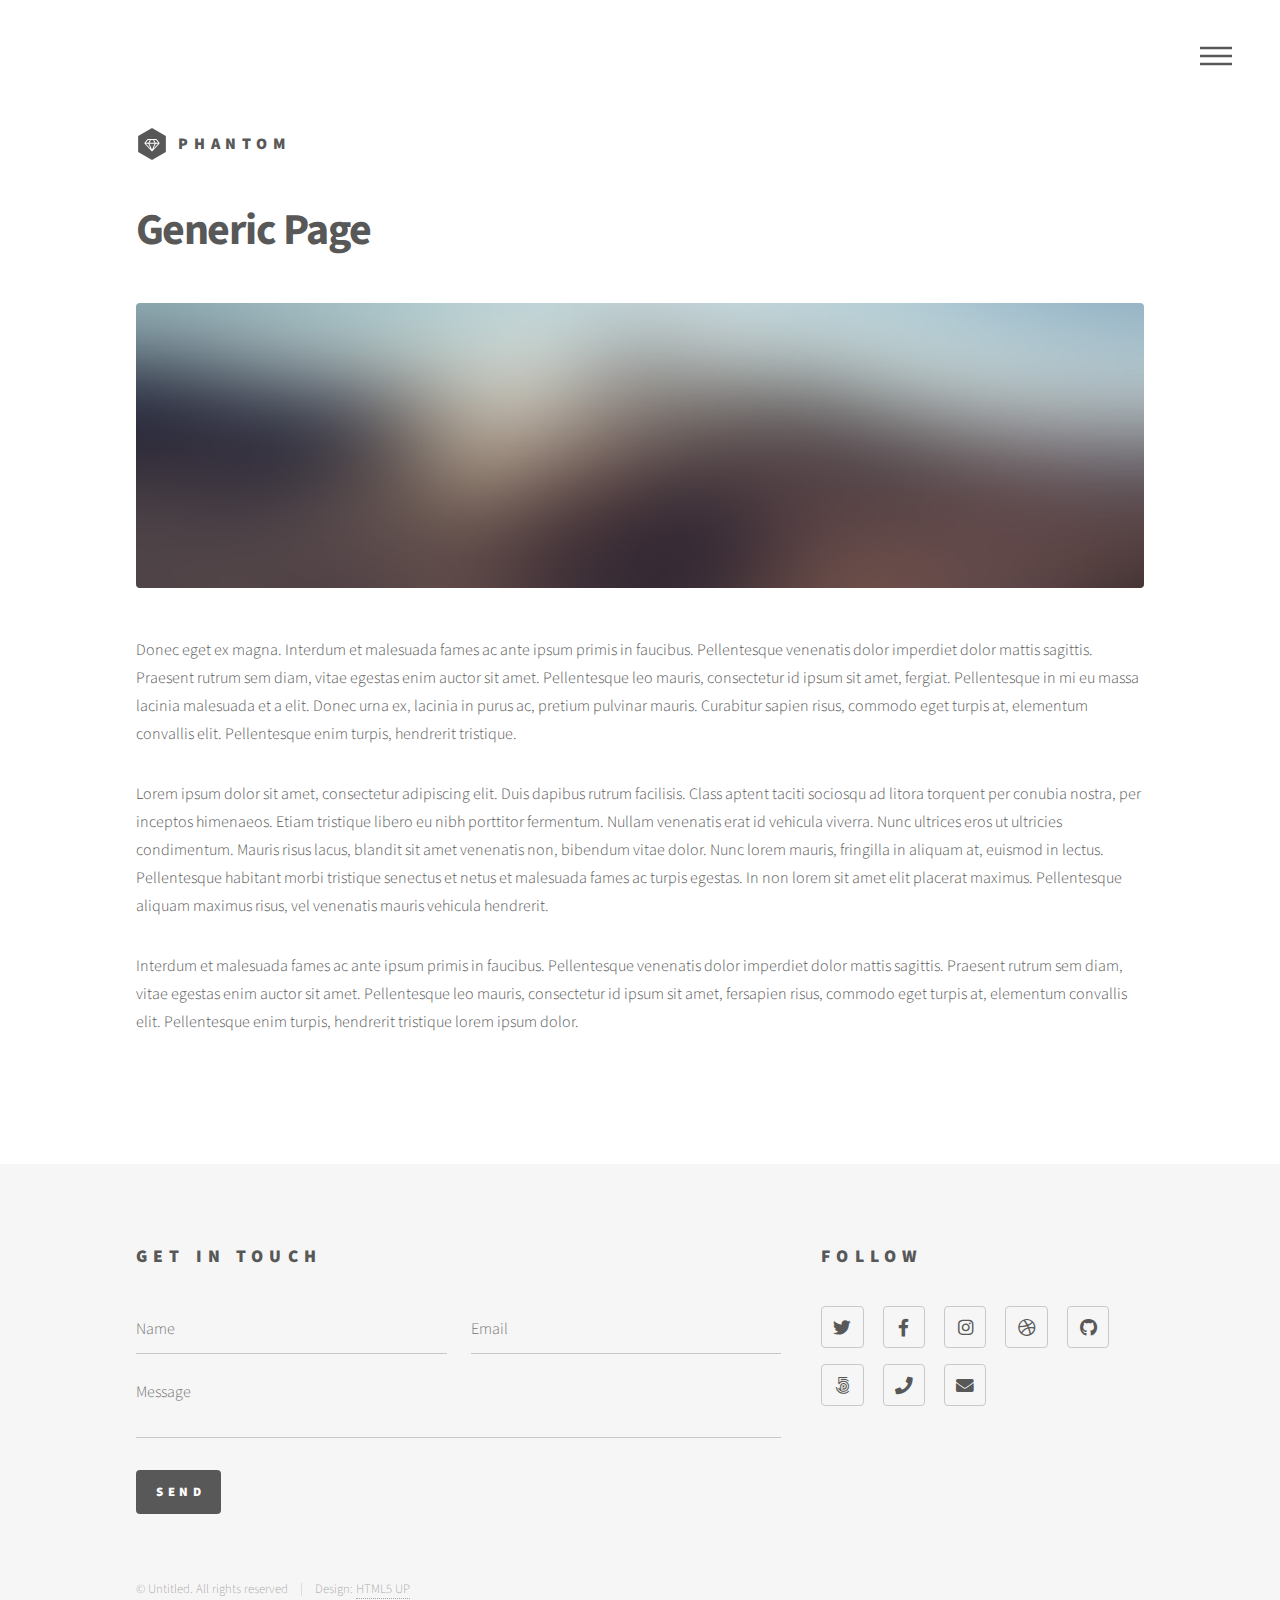
<file: portfolio yanu/generic.html>
<!DOCTYPE HTML>
<!--
	Phantom by HTML5 UP
	html5up.net | @ajlkn
	Free for personal and commercial use under the CCA 3.0 license (html5up.net/license)
-->
<html>
	<head>
		<title>Generic - Phantom by HTML5 UP</title>
		<meta charset="utf-8" />
		<meta name="viewport" content="width=device-width, initial-scale=1, user-scalable=no" />
		<link rel="stylesheet" href="assets/css/main.css" />
		<noscript><link rel="stylesheet" href="assets/css/noscript.css" /></noscript>
	</head>
	<body class="is-preload">
		<!-- Wrapper -->
			<div id="wrapper">

				<!-- Header -->
					<header id="header">
						<div class="inner">

							<!-- Logo -->
								<a href="index.html" class="logo">
									<span class="symbol"><img src="images/logo.svg" alt="" /></span><span class="title">Phantom</span>
								</a>

							<!-- Nav -->
								<nav>
									<ul>
										<li><a href="#menu">Menu</a></li>
									</ul>
								</nav>

						</div>
					</header>

				<!-- Menu -->
					<nav id="menu">
						<h2>Menu</h2>
						<ul>
							<li><a href="index.html">Home</a></li>
							<li><a href="generic.html">Ipsum veroeros</a></li>
							<li><a href="generic.html">Tempus etiam</a></li>
							<li><a href="generic.html">Consequat dolor</a></li>
							<li><a href="elements.html">Elements</a></li>
						</ul>
					</nav>

				<!-- Main -->
					<div id="main">
						<div class="inner">
							<h1>Generic Page</h1>
							<span class="image main"><img src="images/pic13.jpg" alt="" /></span>
							<p>Donec eget ex magna. Interdum et malesuada fames ac ante ipsum primis in faucibus. Pellentesque venenatis dolor imperdiet dolor mattis sagittis. Praesent rutrum sem diam, vitae egestas enim auctor sit amet. Pellentesque leo mauris, consectetur id ipsum sit amet, fergiat. Pellentesque in mi eu massa lacinia malesuada et a elit. Donec urna ex, lacinia in purus ac, pretium pulvinar mauris. Curabitur sapien risus, commodo eget turpis at, elementum convallis elit. Pellentesque enim turpis, hendrerit tristique.</p>
							<p>Lorem ipsum dolor sit amet, consectetur adipiscing elit. Duis dapibus rutrum facilisis. Class aptent taciti sociosqu ad litora torquent per conubia nostra, per inceptos himenaeos. Etiam tristique libero eu nibh porttitor fermentum. Nullam venenatis erat id vehicula viverra. Nunc ultrices eros ut ultricies condimentum. Mauris risus lacus, blandit sit amet venenatis non, bibendum vitae dolor. Nunc lorem mauris, fringilla in aliquam at, euismod in lectus. Pellentesque habitant morbi tristique senectus et netus et malesuada fames ac turpis egestas. In non lorem sit amet elit placerat maximus. Pellentesque aliquam maximus risus, vel venenatis mauris vehicula hendrerit.</p>
							<p>Interdum et malesuada fames ac ante ipsum primis in faucibus. Pellentesque venenatis dolor imperdiet dolor mattis sagittis. Praesent rutrum sem diam, vitae egestas enim auctor sit amet. Pellentesque leo mauris, consectetur id ipsum sit amet, fersapien risus, commodo eget turpis at, elementum convallis elit. Pellentesque enim turpis, hendrerit tristique lorem ipsum dolor.</p>
						</div>
					</div>

				<!-- Footer -->
					<footer id="footer">
						<div class="inner">
							<section>
								<h2>Get in touch</h2>
								<form method="post" action="#">
									<div class="fields">
										<div class="field half">
											<input type="text" name="name" id="name" placeholder="Name" />
										</div>
										<div class="field half">
											<input type="email" name="email" id="email" placeholder="Email" />
										</div>
										<div class="field">
											<textarea name="message" id="message" placeholder="Message"></textarea>
										</div>
									</div>
									<ul class="actions">
										<li><input type="submit" value="Send" class="primary" /></li>
									</ul>
								</form>
							</section>
							<section>
								<h2>Follow</h2>
								<ul class="icons">
									<li><a href="#" class="icon brands style2 fa-twitter"><span class="label">Twitter</span></a></li>
									<li><a href="#" class="icon brands style2 fa-facebook-f"><span class="label">Facebook</span></a></li>
									<li><a href="#" class="icon brands style2 fa-instagram"><span class="label">Instagram</span></a></li>
									<li><a href="#" class="icon brands style2 fa-dribbble"><span class="label">Dribbble</span></a></li>
									<li><a href="#" class="icon brands style2 fa-github"><span class="label">GitHub</span></a></li>
									<li><a href="#" class="icon brands style2 fa-500px"><span class="label">500px</span></a></li>
									<li><a href="#" class="icon solid style2 fa-phone"><span class="label">Phone</span></a></li>
									<li><a href="#" class="icon solid style2 fa-envelope"><span class="label">Email</span></a></li>
								</ul>
							</section>
							<ul class="copyright">
								<li>&copy; Untitled. All rights reserved</li><li>Design: <a href="http://html5up.net">HTML5 UP</a></li>
							</ul>
						</div>
					</footer>

			</div>

		<!-- Scripts -->
			<script src="assets/js/jquery.min.js"></script>
			<script src="assets/js/browser.min.js"></script>
			<script src="assets/js/breakpoints.min.js"></script>
			<script src="assets/js/util.js"></script>
			<script src="assets/js/main.js"></script>

	</body>
</html>
</file>
<file: assets/css/noscript.css>
/*
	Phantom by HTML5 UP
	html5up.net | @ajlkn
	Free for personal and commercial use under the CCA 3.0 license (html5up.net/license)
*/

/* Tiles */

	body.is-preload .tiles article {
		-moz-transform: none;
		-webkit-transform: none;
		-ms-transform: none;
		transform: none;
		opacity: 1;
	}
</file>
<file: portfolio yanu/assets/css/noscript.css>
/*
	Phantom by HTML5 UP
	html5up.net | @ajlkn
	Free for personal and commercial use under the CCA 3.0 license (html5up.net/license)
*/

/* Tiles */

	body.is-preload .tiles article {
		-moz-transform: none;
		-webkit-transform: none;
		-ms-transform: none;
		transform: none;
		opacity: 1;
	}
</file>
<file: assets/css/main.css>
@import url(fontawesome-all.min.css);
@import url("https://fonts.googleapis.com/css?family=Source+Sans+Pro:300,700,900");

/*
	Phantom by HTML5 UP
	html5up.net | @ajlkn
	Free for personal and commercial use under the CCA 3.0 license (html5up.net/license)
*/

html, body, div, span, applet, object,
iframe, h1, h2, h3, h4, h5, h6, p, blockquote,
pre, a, abbr, acronym, address, big, cite,
code, del, dfn, em, img, ins, kbd, q, s, samp,
small, strike, strong, sub, sup, tt, var, b,
u, i, center, dl, dt, dd, ol, ul, li, fieldset,
form, label, legend, table, caption, tbody,
tfoot, thead, tr, th, td, article, aside,
canvas, details, embed, figure, figcaption,
footer, header, hgroup, menu, nav, output, ruby,
section, summary, time, mark, audio, video {
	margin: 0;
	padding: 0;
	border: 0;
	font-size: 100%;
	font: inherit;
	vertical-align: baseline;}

article, aside, details, figcaption, figure,
footer, header, hgroup, menu, nav, section {
	display: block;}

body {
	line-height: 1;
}

ol, ul {
	list-style: none;
}

blockquote, q {
	quotes: none;
}

	blockquote:before, blockquote:after, q:before, q:after {
		content: '';
		content: none;
	}

table {
	border-collapse: collapse;
	border-spacing: 0;
}

body {
	-webkit-text-size-adjust: none;
}

mark {
	background-color: transparent;
	color: inherit;
}

input::-moz-focus-inner {
	border: 0;
	padding: 0;
}

input, select, textarea {
	-moz-appearance: none;
	-webkit-appearance: none;
	-ms-appearance: none;
	appearance: none;
}

/* Basic */

	@-ms-viewport {
		width: device-width;
	}

	body {
		-ms-overflow-style: scrollbar;
	}

	@media screen and (max-width: 480px) {

		html, body {
			min-width: 320px;
		}

	}

	html {
		box-sizing: border-box;
	}

	*, *:before, *:after {
		box-sizing: inherit;
	}

	body {
		background: #ffffff;
	}

		body.is-preload *, body.is-preload *:before, body.is-preload *:after {
			-moz-animation: none !important;
			-webkit-animation: none !important;
			-ms-animation: none !important;
			animation: none !important;
			-moz-transition: none !important;
			-webkit-transition: none !important;
			-ms-transition: none !important;
			transition: none !important;
		}

/* Type */

	body, input, select, textarea {
		color: #585858;
		font-family: "Source Sans Pro", Helvetica, sans-serif;
		font-size: 16pt;
		font-weight: 300;
		line-height: 1.75;
	}

		@media screen and (max-width: 1680px) {

			body, input, select, textarea {
				font-size: 14pt;
			}

		}

		@media screen and (max-width: 1280px) {

			body, input, select, textarea {
				font-size: 12pt;
			}

		}

	a {
		-moz-transition: border-bottom-color 0.2s ease, color 0.2s ease;
		-webkit-transition: border-bottom-color 0.2s ease, color 0.2s ease;
		-ms-transition: border-bottom-color 0.2s ease, color 0.2s ease;
		transition: border-bottom-color 0.2s ease, color 0.2s ease;
		text-decoration: none;
		color: #585858;
		border-bottom: dotted 1px rgba(88, 88, 88, 0.5);
	}

		a:hover {
			border-bottom-color: transparent;
			color: #f2849e !important;
		}

	strong, b {
		font-weight: 900;
	}

	em, i {
		font-style: italic;
	}

	p {
		margin: 0 0 2em 0;
	}

	h1 {
		font-size: 2.75em;
		font-weight: 700;
		line-height: 1.3;
		margin: 0 0 1em 0;
		letter-spacing: -0.035em;
	}

		h1 a {
			color: inherit;
		}

		@media screen and (max-width: 736px) {

			h1 {
				font-size: 2em;
				margin: 0 0 1em 0;
			}

		}

		@media screen and (max-width: 360px) {

			h1 {
				font-size: 1.75em;
			}

		}

	h2, h3, h4, h5, h6 {
		font-weight: 900;
		line-height: 1.5;
		margin: 0 0 2em 0;
		text-transform: uppercase;
		letter-spacing: 0.35em;
	}

		h2 a, h3 a, h4 a, h5 a, h6 a {
			color: inherit;
		}

	h2 {
		font-size: 1.1em;
	}

	h3 {
		font-size: 1em;
	}

	h4 {
		font-size: 0.8em;
	}

	h5 {
		font-size: 0.8em;
	}

	h6 {
		font-size: 0.8em;
	}

	@media screen and (max-width: 980px) {

		h1 br, h2 br, h3 br, h4 br, h5 br, h6 br {
			display: none;
		}

	}

	@media screen and (max-width: 736px) {

		h2 {
			font-size: 1em;
		}

		h3 {
			font-size: 0.8em;
		}

	}

	sub {
		font-size: 0.8em;
		position: relative;
		top: 0.5em;
	}

	sup {
		font-size: 0.8em;
		position: relative;
		top: -0.5em;
	}

	blockquote {
		border-left: solid 4px #c9c9c9;
		font-style: italic;
		margin: 0 0 2em 0;
		padding: 0.5em 0 0.5em 2em;
	}

	code {
		background: rgba(144, 144, 144, 0.075);
		border-radius: 4px;
		border: solid 1px #c9c9c9;
		font-family: "Courier New", monospace;
		font-size: 0.9em;
		margin: 0 0.25em;
		padding: 0.25em 0.65em;
	}

	pre {
		-webkit-overflow-scrolling: touch;
		font-family: "Courier New", monospace;
		font-size: 0.9em;
		margin: 0 0 2em 0;
	}

		pre code {
			display: block;
			line-height: 1.75;
			padding: 1em 1.5em;
			overflow-x: auto;
		}

	hr {
		border: 0;
		border-bottom: solid 1px #c9c9c9;
		margin: 2em 0;
	}

		hr.major {
			margin: 3em 0;
		}

	.align-left {
		text-align: left;
	}

	.align-center {
		text-align: center;
	}

	.align-right {
		text-align: right;
	}

/* Row */

	.row {
		display: flex;
		flex-wrap: wrap;
		box-sizing: border-box;
		align-items: stretch;
	}

		.row > * {
			box-sizing: border-box;
		}

		.row.gtr-uniform > * > :last-child {
			margin-bottom: 0;
		}

		.row.aln-left {
			justify-content: flex-start;
		}

		.row.aln-center {
			justify-content: center;
		}

		.row.aln-right {
			justify-content: flex-end;
		}

		.row.aln-top {
			align-items: flex-start;
		}

		.row.aln-middle {
			align-items: center;
		}

		.row.aln-bottom {
			align-items: flex-end;
		}

		.row > .imp {
			order: -1;
		}

		.row > .col-1 {
			width: 8.33333%;
		}

		.row > .off-1 {
			margin-left: 8.33333%;
		}

		.row > .col-2 {
			width: 16.66667%;
		}

		.row > .off-2 {
			margin-left: 16.66667%;
		}

		.row > .col-3 {
			width: 25%;
		}

		.row > .off-3 {
			margin-left: 25%;
		}

		.row > .col-4 {
			width: 33.33333%;
		}

		.row > .off-4 {
			margin-left: 33.33333%;
		}

		.row > .col-5 {
			width: 41.66667%;
		}

		.row > .off-5 {
			margin-left: 41.66667%;
		}

		.row > .col-6 {
			width: 50%;
		}

		.row > .off-6 {
			margin-left: 50%;
		}

		.row > .col-7 {
			width: 58.33333%;
		}

		.row > .off-7 {
			margin-left: 58.33333%;
		}

		.row > .col-8 {
			width: 66.66667%;
		}

		.row > .off-8 {
			margin-left: 66.66667%;
		}

		.row > .col-9 {
			width: 75%;
		}

		.row > .off-9 {
			margin-left: 75%;
		}

		.row > .col-10 {
			width: 83.33333%;
		}

		.row > .off-10 {
			margin-left: 83.33333%;
		}

		.row > .col-11 {
			width: 91.66667%;
		}

		.row > .off-11 {
			margin-left: 91.66667%;
		}

		.row > .col-12 {
			width: 100%;
		}

		.row > .off-12 {
			margin-left: 100%;
		}

		.row.gtr-0 {
			margin-top: 0;
			margin-left: 0em;
		}

			.row.gtr-0 > * {
				padding: 0 0 0 0em;
			}

			.row.gtr-0.gtr-uniform {
				margin-top: 0em;
			}

				.row.gtr-0.gtr-uniform > * {
					padding-top: 0em;
				}

		.row.gtr-25 {
			margin-top: 0;
			margin-left: -0.5em;
		}

			.row.gtr-25 > * {
				padding: 0 0 0 0.5em;
			}

			.row.gtr-25.gtr-uniform {
				margin-top: -0.5em;
			}

				.row.gtr-25.gtr-uniform > * {
					padding-top: 0.5em;
				}

		.row.gtr-50 {
			margin-top: 0;
			margin-left: -1em;
		}

			.row.gtr-50 > * {
				padding: 0 0 0 1em;
			}

			.row.gtr-50.gtr-uniform {
				margin-top: -1em;
			}

				.row.gtr-50.gtr-uniform > * {
					padding-top: 1em;
				}

		.row {
			margin-top: 0;
			margin-left: -2em;
		}

			.row > * {
				padding: 0 0 0 2em;
			}

			.row.gtr-uniform {
				margin-top: -2em;
			}

				.row.gtr-uniform > * {
					padding-top: 2em;
				}

		.row.gtr-150 {
			margin-top: 0;
			margin-left: -3em;
		}

			.row.gtr-150 > * {
				padding: 0 0 0 3em;
			}

			.row.gtr-150.gtr-uniform {
				margin-top: -3em;
			}

				.row.gtr-150.gtr-uniform > * {
					padding-top: 3em;
				}

		.row.gtr-200 {
			margin-top: 0;
			margin-left: -4em;
		}

			.row.gtr-200 > * {
				padding: 0 0 0 4em;
			}

			.row.gtr-200.gtr-uniform {
				margin-top: -4em;
			}

				.row.gtr-200.gtr-uniform > * {
					padding-top: 4em;
				}

		@media screen and (max-width: 1680px) {

			.row {
				display: flex;
				flex-wrap: wrap;
				box-sizing: border-box;
				align-items: stretch;
			}

				.row > * {
					box-sizing: border-box;
				}

				.row.gtr-uniform > * > :last-child {
					margin-bottom: 0;
				}

				.row.aln-left {
					justify-content: flex-start;
				}

				.row.aln-center {
					justify-content: center;
				}

				.row.aln-right {
					justify-content: flex-end;
				}

				.row.aln-top {
					align-items: flex-start;
				}

				.row.aln-middle {
					align-items: center;
				}

				.row.aln-bottom {
					align-items: flex-end;
				}

				.row > .imp-xlarge {
					order: -1;
				}

				.row > .col-1-xlarge {
					width: 8.33333%;
				}

				.row > .off-1-xlarge {
					margin-left: 8.33333%;
				}

				.row > .col-2-xlarge {
					width: 16.66667%;
				}

				.row > .off-2-xlarge {
					margin-left: 16.66667%;
				}

				.row > .col-3-xlarge {
					width: 25%;
				}

				.row > .off-3-xlarge {
					margin-left: 25%;
				}

				.row > .col-4-xlarge {
					width: 33.33333%;
				}

				.row > .off-4-xlarge {
					margin-left: 33.33333%;
				}

				.row > .col-5-xlarge {
					width: 41.66667%;
				}

				.row > .off-5-xlarge {
					margin-left: 41.66667%;
				}

				.row > .col-6-xlarge {
					width: 50%;
				}

				.row > .off-6-xlarge {
					margin-left: 50%;
				}

				.row > .col-7-xlarge {
					width: 58.33333%;
				}

				.row > .off-7-xlarge {
					margin-left: 58.33333%;
				}

				.row > .col-8-xlarge {
					width: 66.66667%;
				}

				.row > .off-8-xlarge {
					margin-left: 66.66667%;
				}

				.row > .col-9-xlarge {
					width: 75%;
				}

				.row > .off-9-xlarge {
					margin-left: 75%;
				}

				.row > .col-10-xlarge {
					width: 83.33333%;
				}

				.row > .off-10-xlarge {
					margin-left: 83.33333%;
				}

				.row > .col-11-xlarge {
					width: 91.66667%;
				}

				.row > .off-11-xlarge {
					margin-left: 91.66667%;
				}

				.row > .col-12-xlarge {
					width: 100%;
				}

				.row > .off-12-xlarge {
					margin-left: 100%;
				}

				.row.gtr-0 {
					margin-top: 0;
					margin-left: 0em;
				}

					.row.gtr-0 > * {
						padding: 0 0 0 0em;
					}

					.row.gtr-0.gtr-uniform {
						margin-top: 0em;
					}

						.row.gtr-0.gtr-uniform > * {
							padding-top: 0em;
						}

				.row.gtr-25 {
					margin-top: 0;
					margin-left: -0.5em;
				}

					.row.gtr-25 > * {
						padding: 0 0 0 0.5em;
					}

					.row.gtr-25.gtr-uniform {
						margin-top: -0.5em;
					}

						.row.gtr-25.gtr-uniform > * {
							padding-top: 0.5em;
						}

				.row.gtr-50 {
					margin-top: 0;
					margin-left: -1em;
				}

					.row.gtr-50 > * {
						padding: 0 0 0 1em;
					}

					.row.gtr-50.gtr-uniform {
						margin-top: -1em;
					}

						.row.gtr-50.gtr-uniform > * {
							padding-top: 1em;
						}

				.row {
					margin-top: 0;
					margin-left: -2em;
				}

					.row > * {
						padding: 0 0 0 2em;
					}

					.row.gtr-uniform {
						margin-top: -2em;
					}

						.row.gtr-uniform > * {
							padding-top: 2em;
						}

				.row.gtr-150 {
					margin-top: 0;
					margin-left: -3em;
				}

					.row.gtr-150 > * {
						padding: 0 0 0 3em;
					}

					.row.gtr-150.gtr-uniform {
						margin-top: -3em;
					}

						.row.gtr-150.gtr-uniform > * {
							padding-top: 3em;
						}

				.row.gtr-200 {
					margin-top: 0;
					margin-left: -4em;
				}

					.row.gtr-200 > * {
						padding: 0 0 0 4em;
					}

					.row.gtr-200.gtr-uniform {
						margin-top: -4em;
					}

						.row.gtr-200.gtr-uniform > * {
							padding-top: 4em;
						}

		}

		@media screen and (max-width: 1280px) {

			.row {
				display: flex;
				flex-wrap: wrap;
				box-sizing: border-box;
				align-items: stretch;
			}

				.row > * {
					box-sizing: border-box;
				}

				.row.gtr-uniform > * > :last-child {
					margin-bottom: 0;
				}

				.row.aln-left {
					justify-content: flex-start;
				}

				.row.aln-center {
					justify-content: center;
				}

				.row.aln-right {
					justify-content: flex-end;
				}

				.row.aln-top {
					align-items: flex-start;
				}

				.row.aln-middle {
					align-items: center;
				}

				.row.aln-bottom {
					align-items: flex-end;
				}

				.row > .imp-large {
					order: -1;
				}

				.row > .col-1-large {
					width: 8.33333%;
				}

				.row > .off-1-large {
					margin-left: 8.33333%;
				}

				.row > .col-2-large {
					width: 16.66667%;
				}

				.row > .off-2-large {
					margin-left: 16.66667%;
				}

				.row > .col-3-large {
					width: 25%;
				}

				.row > .off-3-large {
					margin-left: 25%;
				}

				.row > .col-4-large {
					width: 33.33333%;
				}

				.row > .off-4-large {
					margin-left: 33.33333%;
				}

				.row > .col-5-large {
					width: 41.66667%;
				}

				.row > .off-5-large {
					margin-left: 41.66667%;
				}

				.row > .col-6-large {
					width: 50%;
				}

				.row > .off-6-large {
					margin-left: 50%;
				}

				.row > .col-7-large {
					width: 58.33333%;
				}

				.row > .off-7-large {
					margin-left: 58.33333%;
				}

				.row > .col-8-large {
					width: 66.66667%;
				}

				.row > .off-8-large {
					margin-left: 66.66667%;
				}

				.row > .col-9-large {
					width: 75%;
				}

				.row > .off-9-large {
					margin-left: 75%;
				}

				.row > .col-10-large {
					width: 83.33333%;
				}

				.row > .off-10-large {
					margin-left: 83.33333%;
				}

				.row > .col-11-large {
					width: 91.66667%;
				}

				.row > .off-11-large {
					margin-left: 91.66667%;
				}

				.row > .col-12-large {
					width: 100%;
				}

				.row > .off-12-large {
					margin-left: 100%;
				}

				.row.gtr-0 {
					margin-top: 0;
					margin-left: 0em;
				}

					.row.gtr-0 > * {
						padding: 0 0 0 0em;
					}

					.row.gtr-0.gtr-uniform {
						margin-top: 0em;
					}

						.row.gtr-0.gtr-uniform > * {
							padding-top: 0em;
						}

				.row.gtr-25 {
					margin-top: 0;
					margin-left: -0.5em;
				}

					.row.gtr-25 > * {
						padding: 0 0 0 0.5em;
					}

					.row.gtr-25.gtr-uniform {
						margin-top: -0.5em;
					}

						.row.gtr-25.gtr-uniform > * {
							padding-top: 0.5em;
						}

				.row.gtr-50 {
					margin-top: 0;
					margin-left: -1em;
				}

					.row.gtr-50 > * {
						padding: 0 0 0 1em;
					}

					.row.gtr-50.gtr-uniform {
						margin-top: -1em;
					}

						.row.gtr-50.gtr-uniform > * {
							padding-top: 1em;
						}

				.row {
					margin-top: 0;
					margin-left: -2em;
				}

					.row > * {
						padding: 0 0 0 2em;
					}

					.row.gtr-uniform {
						margin-top: -2em;
					}

						.row.gtr-uniform > * {
							padding-top: 2em;
						}

				.row.gtr-150 {
					margin-top: 0;
					margin-left: -3em;
				}

					.row.gtr-150 > * {
						padding: 0 0 0 3em;
					}

					.row.gtr-150.gtr-uniform {
						margin-top: -3em;
					}

						.row.gtr-150.gtr-uniform > * {
							padding-top: 3em;
						}

				.row.gtr-200 {
					margin-top: 0;
					margin-left: -4em;
				}

					.row.gtr-200 > * {
						padding: 0 0 0 4em;
					}

					.row.gtr-200.gtr-uniform {
						margin-top: -4em;
					}

						.row.gtr-200.gtr-uniform > * {
							padding-top: 4em;
						}

		}

		@media screen and (max-width: 980px) {

			.row {
				display: flex;
				flex-wrap: wrap;
				box-sizing: border-box;
				align-items: stretch;
			}

				.row > * {
					box-sizing: border-box;
				}

				.row.gtr-uniform > * > :last-child {
					margin-bottom: 0;
				}

				.row.aln-left {
					justify-content: flex-start;
				}

				.row.aln-center {
					justify-content: center;
				}

				.row.aln-right {
					justify-content: flex-end;
				}

				.row.aln-top {
					align-items: flex-start;
				}

				.row.aln-middle {
					align-items: center;
				}

				.row.aln-bottom {
					align-items: flex-end;
				}

				.row > .imp-medium {
					order: -1;
				}

				.row > .col-1-medium {
					width: 8.33333%;
				}

				.row > .off-1-medium {
					margin-left: 8.33333%;
				}

				.row > .col-2-medium {
					width: 16.66667%;
				}

				.row > .off-2-medium {
					margin-left: 16.66667%;
				}

				.row > .col-3-medium {
					width: 25%;
				}

				.row > .off-3-medium {
					margin-left: 25%;
				}

				.row > .col-4-medium {
					width: 33.33333%;
				}

				.row > .off-4-medium {
					margin-left: 33.33333%;
				}

				.row > .col-5-medium {
					width: 41.66667%;
				}

				.row > .off-5-medium {
					margin-left: 41.66667%;
				}

				.row > .col-6-medium {
					width: 50%;
				}

				.row > .off-6-medium {
					margin-left: 50%;
				}

				.row > .col-7-medium {
					width: 58.33333%;
				}

				.row > .off-7-medium {
					margin-left: 58.33333%;
				}

				.row > .col-8-medium {
					width: 66.66667%;
				}

				.row > .off-8-medium {
					margin-left: 66.66667%;
				}

				.row > .col-9-medium {
					width: 75%;
				}

				.row > .off-9-medium {
					margin-left: 75%;
				}

				.row > .col-10-medium {
					width: 83.33333%;
				}

				.row > .off-10-medium {
					margin-left: 83.33333%;
				}

				.row > .col-11-medium {
					width: 91.66667%;
				}

				.row > .off-11-medium {
					margin-left: 91.66667%;
				}

				.row > .col-12-medium {
					width: 100%;
				}

				.row > .off-12-medium {
					margin-left: 100%;
				}

				.row.gtr-0 {
					margin-top: 0;
					margin-left: 0em;
				}

					.row.gtr-0 > * {
						padding: 0 0 0 0em;
					}

					.row.gtr-0.gtr-uniform {
						margin-top: 0em;
					}

						.row.gtr-0.gtr-uniform > * {
							padding-top: 0em;
						}

				.row.gtr-25 {
					margin-top: 0;
					margin-left: -0.375em;
				}

					.row.gtr-25 > * {
						padding: 0 0 0 0.375em;
					}

					.row.gtr-25.gtr-uniform {
						margin-top: -0.375em;
					}

						.row.gtr-25.gtr-uniform > * {
							padding-top: 0.375em;
						}

				.row.gtr-50 {
					margin-top: 0;
					margin-left: -0.75em;
				}

					.row.gtr-50 > * {
						padding: 0 0 0 0.75em;
					}

					.row.gtr-50.gtr-uniform {
						margin-top: -0.75em;
					}

						.row.gtr-50.gtr-uniform > * {
							padding-top: 0.75em;
						}

				.row {
					margin-top: 0;
					margin-left: -1.5em;
				}

					.row > * {
						padding: 0 0 0 1.5em;
					}

					.row.gtr-uniform {
						margin-top: -1.5em;
					}

						.row.gtr-uniform > * {
							padding-top: 1.5em;
						}

				.row.gtr-150 {
					margin-top: 0;
					margin-left: -2.25em;
				}

					.row.gtr-150 > * {
						padding: 0 0 0 2.25em;
					}

					.row.gtr-150.gtr-uniform {
						margin-top: -2.25em;
					}

						.row.gtr-150.gtr-uniform > * {
							padding-top: 2.25em;
						}

				.row.gtr-200 {
					margin-top: 0;
					margin-left: -3em;
				}

					.row.gtr-200 > * {
						padding: 0 0 0 3em;
					}

					.row.gtr-200.gtr-uniform {
						margin-top: -3em;
					}

						.row.gtr-200.gtr-uniform > * {
							padding-top: 3em;
						}

		}

		@media screen and (max-width: 736px) {

			.row {
				display: flex;
				flex-wrap: wrap;
				box-sizing: border-box;
				align-items: stretch;
			}

				.row > * {
					box-sizing: border-box;
				}

				.row.gtr-uniform > * > :last-child {
					margin-bottom: 0;
				}

				.row.aln-left {
					justify-content: flex-start;
				}

				.row.aln-center {
					justify-content: center;
				}

				.row.aln-right {
					justify-content: flex-end;
				}

				.row.aln-top {
					align-items: flex-start;
				}

				.row.aln-middle {
					align-items: center;
				}

				.row.aln-bottom {
					align-items: flex-end;
				}

				.row > .imp-small {
					order: -1;
				}

				.row > .col-1-small {
					width: 8.33333%;
				}

				.row > .off-1-small {
					margin-left: 8.33333%;
				}

				.row > .col-2-small {
					width: 16.66667%;
				}

				.row > .off-2-small {
					margin-left: 16.66667%;
				}

				.row > .col-3-small {
					width: 25%;
				}

				.row > .off-3-small {
					margin-left: 25%;
				}

				.row > .col-4-small {
					width: 33.33333%;
				}

				.row > .off-4-small {
					margin-left: 33.33333%;
				}

				.row > .col-5-small {
					width: 41.66667%;
				}

				.row > .off-5-small {
					margin-left: 41.66667%;
				}

				.row > .col-6-small {
					width: 50%;
				}

				.row > .off-6-small {
					margin-left: 50%;
				}

				.row > .col-7-small {
					width: 58.33333%;
				}

				.row > .off-7-small {
					margin-left: 58.33333%;
				}

				.row > .col-8-small {
					width: 66.66667%;
				}

				.row > .off-8-small {
					margin-left: 66.66667%;
				}

				.row > .col-9-small {
					width: 75%;
				}

				.row > .off-9-small {
					margin-left: 75%;
				}

				.row > .col-10-small {
					width: 83.33333%;
				}

				.row > .off-10-small {
					margin-left: 83.33333%;
				}

				.row > .col-11-small {
					width: 91.66667%;
				}

				.row > .off-11-small {
					margin-left: 91.66667%;
				}

				.row > .col-12-small {
					width: 100%;
				}

				.row > .off-12-small {
					margin-left: 100%;
				}

				.row.gtr-0 {
					margin-top: 0;
					margin-left: 0em;
				}

					.row.gtr-0 > * {
						padding: 0 0 0 0em;
					}

					.row.gtr-0.gtr-uniform {
						margin-top: 0em;
					}

						.row.gtr-0.gtr-uniform > * {
							padding-top: 0em;
						}

				.row.gtr-25 {
					margin-top: 0;
					margin-left: -0.25em;
				}

					.row.gtr-25 > * {
						padding: 0 0 0 0.25em;
					}

					.row.gtr-25.gtr-uniform {
						margin-top: -0.25em;
					}

						.row.gtr-25.gtr-uniform > * {
							padding-top: 0.25em;
						}

				.row.gtr-50 {
					margin-top: 0;
					margin-left: -0.5em;
				}

					.row.gtr-50 > * {
						padding: 0 0 0 0.5em;
					}

					.row.gtr-50.gtr-uniform {
						margin-top: -0.5em;
					}

						.row.gtr-50.gtr-uniform > * {
							padding-top: 0.5em;
						}

				.row {
					margin-top: 0;
					margin-left: -1em;
				}

					.row > * {
						padding: 0 0 0 1em;
					}

					.row.gtr-uniform {
						margin-top: -1em;
					}

						.row.gtr-uniform > * {
							padding-top: 1em;
						}

				.row.gtr-150 {
					margin-top: 0;
					margin-left: -1.5em;
				}

					.row.gtr-150 > * {
						padding: 0 0 0 1.5em;
					}

					.row.gtr-150.gtr-uniform {
						margin-top: -1.5em;
					}

						.row.gtr-150.gtr-uniform > * {
							padding-top: 1.5em;
						}

				.row.gtr-200 {
					margin-top: 0;
					margin-left: -2em;
				}

					.row.gtr-200 > * {
						padding: 0 0 0 2em;
					}

					.row.gtr-200.gtr-uniform {
						margin-top: -2em;
					}

						.row.gtr-200.gtr-uniform > * {
							padding-top: 2em;
						}

		}

		@media screen and (max-width: 480px) {

			.row {
				display: flex;
				flex-wrap: wrap;
				box-sizing: border-box;
				align-items: stretch;
			}

				.row > * {
					box-sizing: border-box;
				}

				.row.gtr-uniform > * > :last-child {
					margin-bottom: 0;
				}

				.row.aln-left {
					justify-content: flex-start;
				}

				.row.aln-center {
					justify-content: center;
				}

				.row.aln-right {
					justify-content: flex-end;
				}

				.row.aln-top {
					align-items: flex-start;
				}

				.row.aln-middle {
					align-items: center;
				}

				.row.aln-bottom {
					align-items: flex-end;
				}

				.row > .imp-xsmall {
					order: -1;
				}

				.row > .col-1-xsmall {
					width: 8.33333%;
				}

				.row > .off-1-xsmall {
					margin-left: 8.33333%;
				}

				.row > .col-2-xsmall {
					width: 16.66667%;
				}

				.row > .off-2-xsmall {
					margin-left: 16.66667%;
				}

				.row > .col-3-xsmall {
					width: 25%;
				}

				.row > .off-3-xsmall {
					margin-left: 25%;
				}

				.row > .col-4-xsmall {
					width: 33.33333%;
				}

				.row > .off-4-xsmall {
					margin-left: 33.33333%;
				}

				.row > .col-5-xsmall {
					width: 41.66667%;
				}

				.row > .off-5-xsmall {
					margin-left: 41.66667%;
				}

				.row > .col-6-xsmall {
					width: 50%;
				}

				.row > .off-6-xsmall {
					margin-left: 50%;
				}

				.row > .col-7-xsmall {
					width: 58.33333%;
				}

				.row > .off-7-xsmall {
					margin-left: 58.33333%;
				}

				.row > .col-8-xsmall {
					width: 66.66667%;
				}

				.row > .off-8-xsmall {
					margin-left: 66.66667%;
				}

				.row > .col-9-xsmall {
					width: 75%;
				}

				.row > .off-9-xsmall {
					margin-left: 75%;
				}

				.row > .col-10-xsmall {
					width: 83.33333%;
				}

				.row > .off-10-xsmall {
					margin-left: 83.33333%;
				}

				.row > .col-11-xsmall {
					width: 91.66667%;
				}

				.row > .off-11-xsmall {
					margin-left: 91.66667%;
				}

				.row > .col-12-xsmall {
					width: 100%;
				}

				.row > .off-12-xsmall {
					margin-left: 100%;
				}

				.row.gtr-0 {
					margin-top: 0;
					margin-left: 0em;
				}

					.row.gtr-0 > * {
						padding: 0 0 0 0em;
					}

					.row.gtr-0.gtr-uniform {
						margin-top: 0em;
					}

						.row.gtr-0.gtr-uniform > * {
							padding-top: 0em;
						}

				.row.gtr-25 {
					margin-top: 0;
					margin-left: -0.25em;
				}

					.row.gtr-25 > * {
						padding: 0 0 0 0.25em;
					}

					.row.gtr-25.gtr-uniform {
						margin-top: -0.25em;
					}

						.row.gtr-25.gtr-uniform > * {
							padding-top: 0.25em;
						}

				.row.gtr-50 {
					margin-top: 0;
					margin-left: -0.5em;
				}

					.row.gtr-50 > * {
						padding: 0 0 0 0.5em;
					}

					.row.gtr-50.gtr-uniform {
						margin-top: -0.5em;
					}

						.row.gtr-50.gtr-uniform > * {
							padding-top: 0.5em;
						}

				.row {
					margin-top: 0;
					margin-left: -1em;
				}

					.row > * {
						padding: 0 0 0 1em;
					}

					.row.gtr-uniform {
						margin-top: -1em;
					}

						.row.gtr-uniform > * {
							padding-top: 1em;
						}

				.row.gtr-150 {
					margin-top: 0;
					margin-left: -1.5em;
				}

					.row.gtr-150 > * {
						padding: 0 0 0 1.5em;
					}

					.row.gtr-150.gtr-uniform {
						margin-top: -1.5em;
					}

						.row.gtr-150.gtr-uniform > * {
							padding-top: 1.5em;
						}

				.row.gtr-200 {
					margin-top: 0;
					margin-left: -2em;
				}

					.row.gtr-200 > * {
						padding: 0 0 0 2em;
					}

					.row.gtr-200.gtr-uniform {
						margin-top: -2em;
					}

						.row.gtr-200.gtr-uniform > * {
							padding-top: 2em;
						}

		}

/* Section/Article */

	section.special, article.special {
		text-align: center;
	}

	header p {
		margin-top: -1em;
	}

	@media screen and (max-width: 736px) {

		header p {
			margin-top: 0;
		}

	}

/* Icon */

	.icon {
		text-decoration: none;
		border-bottom: none;
		position: relative;
	}

		.icon:before {
			-moz-osx-font-smoothing: grayscale;
			-webkit-font-smoothing: antialiased;
			display: inline-block;
			font-style: normal;
			font-variant: normal;
			text-rendering: auto;
			line-height: 1;
			text-transform: none !important;
			font-family: 'Font Awesome 5 Free';
			font-weight: 400;
		}

		.icon > .label {
			display: none;
		}

		.icon:before {
			line-height: inherit;
		}

		.icon.solid:before {
			font-weight: 900;
		}

		.icon.brands:before {
			font-family: 'Font Awesome 5 Brands';
		}

		.icon.style2 {
			-moz-transition: background-color 0.2s ease-in-out, color 0.2s ease-in-out, border-color 0.2s ease-in-out;
			-webkit-transition: background-color 0.2s ease-in-out, color 0.2s ease-in-out, border-color 0.2s ease-in-out;
			-ms-transition: background-color 0.2s ease-in-out, color 0.2s ease-in-out, border-color 0.2s ease-in-out;
			transition: background-color 0.2s ease-in-out, color 0.2s ease-in-out, border-color 0.2s ease-in-out;
			background-color: transparent;
			border: solid 1px #c9c9c9;
			border-radius: 4px;
			width: 2.65em;
			height: 2.65em;
			display: inline-block;
			text-align: center;
			line-height: 2.65em;
			color: inherit;
		}

			.icon.style2:before {
				font-size: 1.1em;
			}

			.icon.style2:hover {
				color: #f2849e;
				border-color: #f2849e;
			}

			.icon.style2:active {
				background-color: rgba(242, 132, 158, 0.1);
			}

/* List */

	ol {
		list-style: decimal;
		margin: 0 0 2em 0;
		padding-left: 1.25em;
	}

		ol li {
			padding-left: 0.25em;
		}

	ul {
		list-style: disc;
		margin: 0 0 2em 0;
		padding-left: 1em;
	}

		ul li {
			padding-left: 0.5em;
		}

		ul.alt {
			list-style: none;
			padding-left: 0;
		}

			ul.alt li {
				border-top: solid 1px #c9c9c9;
				padding: 0.5em 0;
			}

				ul.alt li:first-child {
					border-top: 0;
					padding-top: 0;
				}

	dl {
		margin: 0 0 2em 0;
	}

		dl dt {
			display: block;
			font-weight: 900;
			margin: 0 0 1em 0;
		}

		dl dd {
			margin-left: 2em;
		}

/* Actions */

	ul.actions {
		display: -moz-flex;
		display: -webkit-flex;
		display: -ms-flex;
		display: flex;
		cursor: default;
		list-style: none;
		margin-left: -1em;
		padding-left: 0;
	}

		ul.actions li {
			padding: 0 0 0 1em;
			vertical-align: middle;
		}

		ul.actions.special {
			-moz-justify-content: center;
			-webkit-justify-content: center;
			-ms-justify-content: center;
			justify-content: center;
			width: 100%;
			margin-left: 0;
		}

			ul.actions.special li:first-child {
				padding-left: 0;
			}

		ul.actions.stacked {
			-moz-flex-direction: column;
			-webkit-flex-direction: column;
			-ms-flex-direction: column;
			flex-direction: column;
			margin-left: 0;
		}

			ul.actions.stacked li {
				padding: 1.3em 0 0 0;
			}

				ul.actions.stacked li:first-child {
					padding-top: 0;
				}

		ul.actions.fit {
			width: calc(100% + 1em);
		}

			ul.actions.fit li {
				-moz-flex-grow: 1;
				-webkit-flex-grow: 1;
				-ms-flex-grow: 1;
				flex-grow: 1;
				-moz-flex-shrink: 1;
				-webkit-flex-shrink: 1;
				-ms-flex-shrink: 1;
				flex-shrink: 1;
				width: 100%;
			}

				ul.actions.fit li > * {
					width: 100%;
				}

			ul.actions.fit.stacked {
				width: 100%;
			}

		@media screen and (max-width: 480px) {

			ul.actions:not(.fixed) {
				-moz-flex-direction: column;
				-webkit-flex-direction: column;
				-ms-flex-direction: column;
				flex-direction: column;
				margin-left: 0;
				width: 100% !important;
			}

				ul.actions:not(.fixed) li {
					-moz-flex-grow: 1;
					-webkit-flex-grow: 1;
					-ms-flex-grow: 1;
					flex-grow: 1;
					-moz-flex-shrink: 1;
					-webkit-flex-shrink: 1;
					-ms-flex-shrink: 1;
					flex-shrink: 1;
					padding: 1em 0 0 0;
					text-align: center;
					width: 100%;
				}

					ul.actions:not(.fixed) li > * {
						width: 100%;
					}

					ul.actions:not(.fixed) li:first-child {
						padding-top: 0;
					}

					ul.actions:not(.fixed) li input[type="submit"],
					ul.actions:not(.fixed) li input[type="reset"],
					ul.actions:not(.fixed) li input[type="button"],
					ul.actions:not(.fixed) li button,
					ul.actions:not(.fixed) li .button {
						width: 100%;
					}

						ul.actions:not(.fixed) li input[type="submit"].icon:before,
						ul.actions:not(.fixed) li input[type="reset"].icon:before,
						ul.actions:not(.fixed) li input[type="button"].icon:before,
						ul.actions:not(.fixed) li button.icon:before,
						ul.actions:not(.fixed) li .button.icon:before {
							margin-left: -0.5rem;
						}

		}

/* Icons */

	ul.icons {
		cursor: default;
		list-style: none;
		padding-left: 0;
		margin: -1em 0 2em -1em;
	}

		ul.icons li {
			display: inline-block;
			padding: 1em 0 0 1em;
		}

/* Form */

	form {
		margin: 0 0 2em 0;
		overflow-x: hidden;
	}

		form > :last-child {
			margin-bottom: 0;
		}

		form > .fields {
			display: -moz-flex;
			display: -webkit-flex;
			display: -ms-flex;
			display: flex;
			-moz-flex-wrap: wrap;
			-webkit-flex-wrap: wrap;
			-ms-flex-wrap: wrap;
			flex-wrap: wrap;
			width: calc(100% + 3em);
			margin: -1.5em 0 2em -1.5em;
		}

			form > .fields > .field {
				-moz-flex-grow: 0;
				-webkit-flex-grow: 0;
				-ms-flex-grow: 0;
				flex-grow: 0;
				-moz-flex-shrink: 0;
				-webkit-flex-shrink: 0;
				-ms-flex-shrink: 0;
				flex-shrink: 0;
				padding: 1.5em 0 0 1.5em;
				width: calc(100% - 1.5em);
			}

				form > .fields > .field.half {
					width: calc(50% - 0.75em);
				}

				form > .fields > .field.third {
					width: calc(100%/3 - 0.5em);
				}

				form > .fields > .field.quarter {
					width: calc(25% - 0.375em);
				}

		@media screen and (max-width: 480px) {

			form > .fields {
				width: calc(100% + 3em);
				margin: -1.5em 0 2em -1.5em;
			}

				form > .fields > .field {
					padding: 1.5em 0 0 1.5em;
					width: calc(100% - 1.5em);
				}

					form > .fields > .field.half {
						width: calc(100% - 1.5em);
					}

					form > .fields > .field.third {
						width: calc(100% - 1.5em);
					}

					form > .fields > .field.quarter {
						width: calc(100% - 1.5em);
					}

		}

	label {
		display: block;
		font-size: 0.9em;
		font-weight: 900;
		margin: 0 0 1em 0;
	}

	input[type="text"],
	input[type="password"],
	input[type="email"],
	input[type="tel"],
	select,
	textarea {
		-moz-appearance: none;
		-webkit-appearance: none;
		-ms-appearance: none;
		appearance: none;
		background-color: transparent;
		border: none;
		border-radius: 0;
		border-bottom: solid 1px #c9c9c9;
		color: inherit;
		display: block;
		outline: 0;
		padding: 0;
		text-decoration: none;
		width: 100%;
	}

		input[type="text"]:invalid,
		input[type="password"]:invalid,
		input[type="email"]:invalid,
		input[type="tel"]:invalid,
		select:invalid,
		textarea:invalid {
			box-shadow: none;
		}

		input[type="text"]:focus,
		input[type="password"]:focus,
		input[type="email"]:focus,
		input[type="tel"]:focus,
		select:focus,
		textarea:focus {
			border-bottom-color: #f2849e;
			box-shadow: inset 0 -1px 0 0 #f2849e;
		}

	select {
		background-image: url("data:image/svg+xml;charset=utf8,%3Csvg xmlns='http://www.w3.org/2000/svg' width='40' height='40' preserveAspectRatio='none' viewBox='0 0 40 40'%3E%3Cpath d='M9.4,12.3l10.4,10.4l10.4-10.4c0.2-0.2,0.5-0.4,0.9-0.4c0.3,0,0.6,0.1,0.9,0.4l3.3,3.3c0.2,0.2,0.4,0.5,0.4,0.9 c0,0.4-0.1,0.6-0.4,0.9L20.7,31.9c-0.2,0.2-0.5,0.4-0.9,0.4c-0.3,0-0.6-0.1-0.9-0.4L4.3,17.3c-0.2-0.2-0.4-0.5-0.4-0.9 c0-0.4,0.1-0.6,0.4-0.9l3.3-3.3c0.2-0.2,0.5-0.4,0.9-0.4S9.1,12.1,9.4,12.3z' fill='%23c9c9c9' /%3E%3C/svg%3E");
		background-size: 1.25rem;
		background-repeat: no-repeat;
		background-position: calc(100% - 1rem) center;
		height: 3em;
		padding-right: 3em;
		text-overflow: ellipsis;
	}

		select option {
			background: #ffffff;
		}

		select:focus::-ms-value {
			background-color: transparent;
		}

		select::-ms-expand {
			display: none;
		}

	input[type="text"],
	input[type="password"],
	input[type="email"],
	select {
		height: 3em;
	}

	textarea {
		padding: 0;
		min-height: 3.75em;
	}

	input[type="checkbox"],
	input[type="radio"] {
		-moz-appearance: none;
		-webkit-appearance: none;
		-ms-appearance: none;
		appearance: none;
		display: block;
		float: left;
		margin-right: -2em;
		opacity: 0;
		width: 1em;
		z-index: -1;
	}

		input[type="checkbox"] + label,
		input[type="radio"] + label {
			text-decoration: none;
			color: #585858;
			cursor: pointer;
			display: inline-block;
			font-size: 1em;
			font-weight: 300;
			padding-left: 2.55em;
			padding-right: 0.75em;
			position: relative;
		}

			input[type="checkbox"] + label:before,
			input[type="radio"] + label:before {
				-moz-osx-font-smoothing: grayscale;
				-webkit-font-smoothing: antialiased;
				display: inline-block;
				font-style: normal;
				font-variant: normal;
				text-rendering: auto;
				line-height: 1;
				text-transform: none !important;
				font-family: 'Font Awesome 5 Free';
				font-weight: 900;
			}

			input[type="checkbox"] + label:before,
			input[type="radio"] + label:before {
				border-radius: 4px;
				border: solid 1px #c9c9c9;
				content: '';
				display: inline-block;
				font-size: 0.8em;
				height: 2.25em;
				left: 0;
				line-height: 2.25em;
				position: absolute;
				text-align: center;
				top: 0;
				width: 2.25em;
			}

		input[type="checkbox"]:checked + label:before,
		input[type="radio"]:checked + label:before {
			background: #585858;
			border-color: #585858;
			color: #ffffff;
			content: '\f00c';
		}

		input[type="checkbox"]:focus + label:before,
		input[type="radio"]:focus + label:before {
			border-color: #f2849e;
			box-shadow: 0 0 0 1px #f2849e;
		}

	input[type="checkbox"] + label:before {
		border-radius: 4px;
	}

	input[type="radio"] + label:before {
		border-radius: 100%;
	}

/* Box */

	.box {
		border-radius: 4px;
		border: solid 1px #c9c9c9;
		margin-bottom: 2em;
		padding: 1.5em;
	}

		.box > :last-child,
		.box > :last-child > :last-child,
		.box > :last-child > :last-child > :last-child {
			margin-bottom: 0;
		}

		.box.alt {
			border: 0;
			border-radius: 0;
			padding: 0;
		}

/* Image */

	.image {
		border-radius: 4px;
		border: 0;
		display: inline-block;
		position: relative;
	}

		.image img {
			border-radius: 4px;
			display: block;
		}

		.image.left, .image.right {
			max-width: 40%;
		}

			.image.left img, .image.right img {
				width: 100%;
			}

		.image.left {
			float: left;
			padding: 0 1.5em 1em 0;
			top: 0.25em;
		}

		.image.right {
			float: right;
			padding: 0 0 1em 1.5em;
			top: 0.25em;
		}

		.image.fit {
			display: block;
			margin: 0 0 2em 0;
			width: 100%;
		}

			.image.fit img {
				width: 100%;
			}

		.image.main {
			display: block;
			margin: 0 0 3em 0;
			width: 100%;
		}

			.image.main img {
				width: 100%;
			}

			@media screen and (max-width: 736px) {

				.image.main {
					margin: 0 0 2em 0;
				}

			}

/* Table */

	.table-wrapper {
		-webkit-overflow-scrolling: touch;
		overflow-x: auto;
	}

	table {
		margin: 0 0 2em 0;
		width: 100%;
	}

		table tbody tr {
			border: solid 1px #c9c9c9;
			border-left: 0;
			border-right: 0;
		}

			table tbody tr:nth-child(2n + 1) {
				background-color: rgba(144, 144, 144, 0.075);
			}

		table td {
			padding: 0.75em 0.75em;
		}

		table th {
			font-size: 0.9em;
			font-weight: 900;
			padding: 0 0.75em 0.75em 0.75em;
			text-align: left;
		}

		table thead {
			border-bottom: solid 2px #c9c9c9;
		}

		table tfoot {
			border-top: solid 2px #c9c9c9;
		}

		table.alt {
			border-collapse: separate;
		}

			table.alt tbody tr td {
				border: solid 1px #c9c9c9;
				border-left-width: 0;
				border-top-width: 0;
			}

				table.alt tbody tr td:first-child {
					border-left-width: 1px;
				}

			table.alt tbody tr:first-child td {
				border-top-width: 1px;
			}

			table.alt thead {
				border-bottom: 0;
			}

			table.alt tfoot {
				border-top: 0;
			}

/* Button */

	input[type="submit"],
	input[type="reset"],
	input[type="button"],
	button,
	.button {
		-moz-appearance: none;
		-webkit-appearance: none;
		-ms-appearance: none;
		appearance: none;
		-moz-transition: background-color 0.2s ease-in-out, color 0.2s ease-in-out, box-shadow 0.2s ease-in-out;
		-webkit-transition: background-color 0.2s ease-in-out, color 0.2s ease-in-out, box-shadow 0.2s ease-in-out;
		-ms-transition: background-color 0.2s ease-in-out, color 0.2s ease-in-out, box-shadow 0.2s ease-in-out;
		transition: background-color 0.2s ease-in-out, color 0.2s ease-in-out, box-shadow 0.2s ease-in-out;
		background-color: transparent;
		border-radius: 4px;
		border: 0;
		box-shadow: inset 0 0 0 2px #585858;
		color: #585858 !important;
		cursor: pointer;
		display: inline-block;
		font-size: 0.8em;
		font-weight: 900;
		height: 3.5em;
		letter-spacing: 0.35em;
		line-height: 3.45em;
		overflow: hidden;
		padding: 0 1.25em 0 1.6em;
		text-align: center;
		text-decoration: none;
		text-overflow: ellipsis;
		text-transform: uppercase;
		white-space: nowrap;
	}

		input[type="submit"].icon:before,
		input[type="reset"].icon:before,
		input[type="button"].icon:before,
		button.icon:before,
		.button.icon:before {
			margin-right: 0.5em;
		}

		input[type="submit"].fit,
		input[type="reset"].fit,
		input[type="button"].fit,
		button.fit,
		.button.fit {
			width: 100%;
		}

		input[type="submit"]:hover,
		input[type="reset"]:hover,
		input[type="button"]:hover,
		button:hover,
		.button:hover {
			color: #f2849e !important;
			box-shadow: inset 0 0 0 2px #f2849e;
		}

		input[type="submit"]:active,
		input[type="reset"]:active,
		input[type="button"]:active,
		button:active,
		.button:active {
			background-color: rgba(242, 132, 158, 0.1);
		}

		input[type="submit"].small,
		input[type="reset"].small,
		input[type="button"].small,
		button.small,
		.button.small {
			font-size: 0.6em;
		}

		input[type="submit"].large,
		input[type="reset"].large,
		input[type="button"].large,
		button.large,
		.button.large {
			font-size: 1em;
		}

		input[type="submit"].primary,
		input[type="reset"].primary,
		input[type="button"].primary,
		button.primary,
		.button.primary {
			box-shadow: none;
			background-color: #585858;
			color: #ffffff !important;
		}

			input[type="submit"].primary:hover,
			input[type="reset"].primary:hover,
			input[type="button"].primary:hover,
			button.primary:hover,
			.button.primary:hover {
				background-color: #f2849e;
			}

			input[type="submit"].primary:active,
			input[type="reset"].primary:active,
			input[type="button"].primary:active,
			button.primary:active,
			.button.primary:active {
				background-color: #ee5f81;
			}

		input[type="submit"].disabled, input[type="submit"]:disabled,
		input[type="reset"].disabled,
		input[type="reset"]:disabled,
		input[type="button"].disabled,
		input[type="button"]:disabled,
		button.disabled,
		button:disabled,
		.button.disabled,
		.button:disabled {
			pointer-events: none;
			opacity: 0.25;
		}

/* Tiles */

	.tiles {
		display: -moz-flex;
		display: -webkit-flex;
		display: -ms-flex;
		display: flex;
		-moz-flex-wrap: wrap;
		-webkit-flex-wrap: wrap;
		-ms-flex-wrap: wrap;
		flex-wrap: wrap;
		postiion: relative;
		margin: -2.5em 0 0 -2.5em;
	}

		.tiles article {
			-moz-transition: -moz-transform 0.5s ease, opacity 0.5s ease;
			-webkit-transition: -webkit-transform 0.5s ease, opacity 0.5s ease;
			-ms-transition: -ms-transform 0.5s ease, opacity 0.5s ease;
			transition: transform 0.5s ease, opacity 0.5s ease;
			position: relative;
			width: calc(33.33333% - 2.5em);
			margin: 2.5em 0 0 2.5em;
		}

			.tiles article > .image {
				-moz-transition: -moz-transform 0.5s ease;
				-webkit-transition: -webkit-transform 0.5s ease;
				-ms-transition: -ms-transform 0.5s ease;
				transition: transform 0.5s ease;
				position: relative;
				display: block;
				width: 100%;
				border-radius: 4px;
				overflow: hidden;
			}

				.tiles article > .image img {
					display: block;
					width: 100%;
				}

				.tiles article > .image:before {
					pointer-events: none;
					-moz-transition: background-color 0.5s ease, opacity 0.5s ease;
					-webkit-transition: background-color 0.5s ease, opacity 0.5s ease;
					-ms-transition: background-color 0.5s ease, opacity 0.5s ease;
					transition: background-color 0.5s ease, opacity 0.5s ease;
					content: '';
					display: block;
					position: absolute;
					top: 0;
					left: 0;
					width: 100%;
					height: 100%;
					opacity: 1.0;
					z-index: 1;
					opacity: 0.8;
				}

				.tiles article > .image:after {
					pointer-events: none;
					-moz-transition: opacity 0.5s ease;
					-webkit-transition: opacity 0.5s ease;
					-ms-transition: opacity 0.5s ease;
					transition: opacity 0.5s ease;
					content: '';
					display: block;
					position: absolute;
					top: 0;
					left: 0;
					width: 100%;
					height: 100%;
					background-image: url("data:image/svg+xml;charset=utf8,%3Csvg xmlns='http://www.w3.org/2000/svg' width='100' height='100' viewBox='0 0 100 100' preserveAspectRatio='none'%3E%3Cstyle%3Eline %7B stroke-width: 0.25px%3B stroke: %23ffffff%3B %7D%3C/style%3E%3Cline x1='0' y1='0' x2='100' y2='100' /%3E%3Cline x1='100' y1='0' x2='0' y2='100' /%3E%3C/svg%3E");
					background-position: center;
					background-repeat: no-repeat;
					background-size: 100% 100%;
					opacity: 0.25;
					z-index: 2;
				}

			.tiles article > a {
				display: -moz-flex;
				display: -webkit-flex;
				display: -ms-flex;
				display: flex;
				-moz-flex-direction: column;
				-webkit-flex-direction: column;
				-ms-flex-direction: column;
				flex-direction: column;
				-moz-align-items: center;
				-webkit-align-items: center;
				-ms-align-items: center;
				align-items: center;
				-moz-justify-content: center;
				-webkit-justify-content: center;
				-ms-justify-content: center;
				justify-content: center;
				-moz-transition: background-color 0.5s ease, -moz-transform 0.5s ease;
				-webkit-transition: background-color 0.5s ease, -webkit-transform 0.5s ease;
				-ms-transition: background-color 0.5s ease, -ms-transform 0.5s ease;
				transition: background-color 0.5s ease, transform 0.5s ease;
				position: absolute;
				top: 0;
				left: 0;
				width: 100%;
				height: 100%;
				padding: 1em;
				border-radius: 4px;
				border-bottom: 0;
				color: #ffffff;
				text-align: center;
				text-decoration: none;
				z-index: 3;
			}

				.tiles article > a > :last-child {
					margin: 0;
				}

				.tiles article > a:hover {
					color: #ffffff !important;
				}

				.tiles article > a h2 {
					margin: 0;
				}

				.tiles article > a .content {
					-moz-transition: max-height 0.5s ease, opacity 0.5s ease;
					-webkit-transition: max-height 0.5s ease, opacity 0.5s ease;
					-ms-transition: max-height 0.5s ease, opacity 0.5s ease;
					transition: max-height 0.5s ease, opacity 0.5s ease;
					width: 100%;
					max-height: 0;
					line-height: 1.5;
					margin-top: 0.35em;
					opacity: 0;
				}

					.tiles article > a .content > :last-child {
						margin-bottom: 0;
					}

			.tiles article.style1 > .image:before {
				background-color: hotpink;
			}

			.tiles article.style2 > .image:before {
				background-color: #7ecaf6;
			}

			.tiles article.style3 > .image:before {
				background-color: #7bd0c1;
			}

			.tiles article.style4 > .image:before {
				background-color: #c75b9b;
			}

			.tiles article.style5 > .image:before {
				background-color: #ae85ca;
			}

			.tiles article.style6 > .image:before {
				background-color: #8499e7;
			}

			body:not(.is-touch) .tiles article:hover > .image {
				-moz-transform: scale(1.1);
				-webkit-transform: scale(1.1);
				-ms-transform: scale(1.1);
				transform: scale(1.1);
			}

				body:not(.is-touch) .tiles article:hover > .image:before {
					background-color: #333333;
					opacity: 0.35;
				}

				body:not(.is-touch) .tiles article:hover > .image:after {
					opacity: 0;
				}

			body:not(.is-touch) .tiles article:hover .content {
				max-height: 15em;
				opacity: 1;
			}

		* + .tiles {
			margin-top: 2em;
		}

		body.is-preload .tiles article {
			-moz-transform: scale(0.9);
			-webkit-transform: scale(0.9);
			-ms-transform: scale(0.9);
			transform: scale(0.9);
			opacity: 0;
		}

		body.is-touch .tiles article .content {
			max-height: 15em;
			opacity: 1;
		}

		@media screen and (max-width: 1280px) {

			.tiles {
				margin: -1.25em 0 0 -1.25em;
			}

				.tiles article {
					width: calc(33.33333% - 1.25em);
					margin: 1.25em 0 0 1.25em;
				}

		}

		@media screen and (max-width: 980px) {

			.tiles {
				margin: -2.5em 0 0 -2.5em;
			}

				.tiles article {
					width: calc(50% - 2.5em);
					margin: 2.5em 0 0 2.5em;
				}

		}

		@media screen and (max-width: 736px) {

			.tiles {
				margin: -1.25em 0 0 -1.25em;
			}

				.tiles article {
					width: calc(50% - 1.25em);
					margin: 1.25em 0 0 1.25em;
				}

					.tiles article:hover > .image {
						-moz-transform: scale(1.0);
						-webkit-transform: scale(1.0);
						-ms-transform: scale(1.0);
						transform: scale(1.0);
					}

		}

		@media screen and (max-width: 480px) {

			.tiles {
				margin: 0;
			}

				.tiles article {
					width: 100%;
					margin: 1.25em 0 0 0;
				}

		}

/* Header */

	#header {
		padding: 8em 0 0.1em 0 ;
	}

		#header .logo {
			display: block;
			border-bottom: 0;
			color: inherit;
			font-weight: 900;
			letter-spacing: 0.35em;
			margin: 0 0 2.5em 0;
			text-decoration: none;
			text-transform: uppercase;
			display: inline-block;
		}

			#header .logo > * {
				display: inline-block;
				vertical-align: middle;
			}

			#header .logo .symbol {
				margin-right: 0.65em;
			}

				#header .logo .symbol img {
					display: block;
					width: 2em;
					height: 2em;
				}

		#header nav {
			position: fixed;
			right: 2em;
			top: 2em;
			z-index: 10000;
		}

			#header nav ul {
				display: -moz-flex;
				display: -webkit-flex;
				display: -ms-flex;
				display: flex;
				-moz-align-items: center;
				-webkit-align-items: center;
				-ms-align-items: center;
				align-items: center;
				list-style: none;
				margin: 0;
				padding: 0;
			}

				#header nav ul li {
					display: block;
					padding: 0;
				}

					#header nav ul li a {
						display: block;
						position: relative;
						height: 3em;
						line-height: 3em;
						padding: 0 1.5em;
						background-color: rgba(255, 255, 255, 0.5);
						border-radius: 4px;
						border: 0;
						font-size: 0.8em;
						font-weight: 900;
						letter-spacing: 0.35em;
						text-transform: uppercase;
					}

					#header nav ul li a[href="#menu"] {
						-webkit-tap-highlight-color: transparent;
						width: 4em;
						text-indent: 4em;
						font-size: 1em;
						overflow: hidden;
						padding: 0;
						white-space: nowrap;
					}

						#header nav ul li a[href="#menu"]:before, #header nav ul li a[href="#menu"]:after {
							-moz-transition: opacity 0.2s ease;
							-webkit-transition: opacity 0.2s ease;
							-ms-transition: opacity 0.2s ease;
							transition: opacity 0.2s ease;
							content: '';
							display: block;
							position: absolute;
							top: 0;
							left: 0;
							width: 100%;
							height: 100%;
							background-position: center;
							background-repeat: no-repeat;
							background-size: 2em 2em;
						}

						#header nav ul li a[href="#menu"]:before {
							background-image: url("data:image/svg+xml;charset=utf8,%3Csvg xmlns='http://www.w3.org/2000/svg' width='100' height='100' viewBox='0 0 100 100' preserveAspectRatio='none'%3E%3Cstyle%3Eline %7B stroke-width: 8px%3B stroke: %23f2849e%3B %7D%3C/style%3E%3Cline x1='0' y1='25' x2='100' y2='25' /%3E%3Cline x1='0' y1='50' x2='100' y2='50' /%3E%3Cline x1='0' y1='75' x2='100' y2='75' /%3E%3C/svg%3E");
							opacity: 0;
						}

						#header nav ul li a[href="#menu"]:after {
							background-image: url("data:image/svg+xml;charset=utf8,%3Csvg xmlns='http://www.w3.org/2000/svg' width='100' height='100' viewBox='0 0 100 100' preserveAspectRatio='none'%3E%3Cstyle%3Eline %7B stroke-width: 8px%3B stroke: %23585858%3B %7D%3C/style%3E%3Cline x1='0' y1='25' x2='100' y2='25' /%3E%3Cline x1='0' y1='50' x2='100' y2='50' /%3E%3Cline x1='0' y1='75' x2='100' y2='75' /%3E%3C/svg%3E");
							opacity: 1;
						}

						#header nav ul li a[href="#menu"]:hover:before {
							opacity: 1;
						}

						#header nav ul li a[href="#menu"]:hover:after {
							opacity: 0;
						}

		@media screen and (max-width: 736px) {

			#header {
				padding: 4em 0 0.1em 0 ;
			}

				#header nav {
					right: 0.5em;
					top: 0.5em;
				}

					#header nav ul li a[href="#menu"]:before, #header nav ul li a[href="#menu"]:after {
						background-size: 1.5em 1.5em;
					}

		}

/* Menu */

	#wrapper {
		-moz-transition: opacity 0.45s ease;
		-webkit-transition: opacity 0.45s ease;
		-ms-transition: opacity 0.45s ease;
		transition: opacity 0.45s ease;
		opacity: 1;
	}

	#menu {
		-moz-transform: translateX(22em);
		-webkit-transform: translateX(22em);
		-ms-transform: translateX(22em);
		transform: translateX(22em);
		-moz-transition: -moz-transform 0.45s ease, visibility 0.45s;
		-webkit-transition: -webkit-transform 0.45s ease, visibility 0.45s;
		-ms-transition: -ms-transform 0.45s ease, visibility 0.45s;
		transition: transform 0.45s ease, visibility 0.45s;
		position: fixed;
		top: 0;
		right: 0;
		width: 22em;
		max-width: 80%;
		height: 100%;
		-webkit-overflow-scrolling: touch;
		background: #585858;
		color: #ffffff;
		cursor: default;
		visibility: hidden;
		z-index: 10002;
	}

		#menu > .inner {
			-moz-transition: opacity 0.45s ease;
			-webkit-transition: opacity 0.45s ease;
			-ms-transition: opacity 0.45s ease;
			transition: opacity 0.45s ease;
			-webkit-overflow-scrolling: touch;
			position: absolute;
			top: 0;
			left: 0;
			width: 100%;
			height: 100%;
			padding: 2.75em;
			opacity: 0;
			overflow-y: auto;
		}

			#menu > .inner > ul {
				list-style: none;
				margin: 0 0 1em 0;
				padding: 0;
			}

				#menu > .inner > ul > li {
					padding: 0;
					border-top: solid 1px rgba(255, 255, 255, 0.15);
				}

					#menu > .inner > ul > li a {
						display: block;
						padding: 1em 0;
						line-height: 1.5;
						border: 0;
						color: inherit;
					}

					#menu > .inner > ul > li:first-child {
						border-top: 0;
						margin-top: -1em;
					}

		#menu > .close {
			-moz-transition: opacity 0.45s ease, -moz-transform 0.45s ease;
			-webkit-transition: opacity 0.45s ease, -webkit-transform 0.45s ease;
			-ms-transition: opacity 0.45s ease, -ms-transform 0.45s ease;
			transition: opacity 0.45s ease, transform 0.45s ease;
			-moz-transform: scale(0.25) rotate(180deg);
			-webkit-transform: scale(0.25) rotate(180deg);
			-ms-transform: scale(0.25) rotate(180deg);
			transform: scale(0.25) rotate(180deg);
			-webkit-tap-highlight-color: transparent;
			display: block;
			position: absolute;
			top: 2em;
			left: -6em;
			width: 6em;
			text-indent: 6em;
			height: 3em;
			border: 0;
			font-size: 1em;
			opacity: 0;
			overflow: hidden;
			padding: 0;
			white-space: nowrap;
		}

			#menu > .close:before, #menu > .close:after {
				-moz-transition: opacity 0.2s ease;
				-webkit-transition: opacity 0.2s ease;
				-ms-transition: opacity 0.2s ease;
				transition: opacity 0.2s ease;
				content: '';
				display: block;
				position: absolute;
				top: 0;
				left: 0;
				width: 100%;
				height: 100%;
				background-position: center;
				background-repeat: no-repeat;
				background-size: 2em 2em;
			}

			#menu > .close:before {
				background-image: url("data:image/svg+xml;charset=utf8,%3Csvg xmlns='http://www.w3.org/2000/svg' width='100' height='100' viewBox='0 0 100 100' preserveAspectRatio='none'%3E%3Cstyle%3Eline %7B stroke-width: 8px%3B stroke: %23f2849e%3B %7D%3C/style%3E%3Cline x1='15' y1='15' x2='85' y2='85' /%3E%3Cline x1='85' y1='15' x2='15' y2='85' /%3E%3C/svg%3E");
				opacity: 0;
			}

			#menu > .close:after {
				background-image: url("data:image/svg+xml;charset=utf8,%3Csvg xmlns='http://www.w3.org/2000/svg' width='100' height='100' viewBox='0 0 100 100' preserveAspectRatio='none'%3E%3Cstyle%3Eline %7B stroke-width: 8px%3B stroke: %23585858%3B %7D%3C/style%3E%3Cline x1='15' y1='15' x2='85' y2='85' /%3E%3Cline x1='85' y1='15' x2='15' y2='85' /%3E%3C/svg%3E");
				opacity: 1;
			}

			#menu > .close:hover:before {
				opacity: 1;
			}

			#menu > .close:hover:after {
				opacity: 0;
			}

		@media screen and (max-width: 736px) {

			#menu {
				-moz-transform: translateX(16.5em);
				-webkit-transform: translateX(16.5em);
				-ms-transform: translateX(16.5em);
				transform: translateX(16.5em);
				width: 16.5em;
			}

				#menu > .inner {
					padding: 2.75em 1.5em;
				}

				#menu > .close {
					top: 0.5em;
					left: -4.25em;
					width: 4.25em;
					text-indent: 4.25em;
				}

					#menu > .close:before, #menu > .close:after {
						background-size: 1.5em 1.5em;
					}

		}

	body.is-menu-visible #wrapper {
		pointer-events: none;
		cursor: default;
		opacity: 0.25;
	}

	body.is-menu-visible #menu {
		-moz-transform: translateX(0);
		-webkit-transform: translateX(0);
		-ms-transform: translateX(0);
		transform: translateX(0);
		visibility: visible;
	}

		body.is-menu-visible #menu > * {
			opacity: 1;
		}

		body.is-menu-visible #menu .close {
			-moz-transform: scale(1.0) rotate(0deg);
			-webkit-transform: scale(1.0) rotate(0deg);
			-ms-transform: scale(1.0) rotate(0deg);
			transform: scale(1.0) rotate(0deg);
			opacity: 1;
		}

/* Main */

	#main {
		padding: 0em 0 6em 0 ;
	}

		@media screen and (max-width: 736px) {

			#main {
				padding: 0em 0 4em 0 ;
			}

		}

/* Footer */

	#footer {
		padding: 5em 0 6em 0 ;
		background-color: #f6f6f6;
	}

		#footer > .inner {
			display: -moz-flex;
			display: -webkit-flex;
			display: -ms-flex;
			display: flex;
			-moz-flex-wrap: wrap;
			-webkit-flex-wrap: wrap;
			-ms-flex-wrap: wrap;
			flex-wrap: wrap;
			-moz-flex-direction: row;
			-webkit-flex-direction: row;
			-ms-flex-direction: row;
			flex-direction: row;
		}

			#footer > .inner > * > :last-child {
				margin-bottom: 0;
			}

			#footer > .inner section:nth-child(1) {
				width: calc(66% - 2.5em);
				margin-right: 2.5em;
			}

			#footer > .inner section:nth-child(2) {
				width: calc(33% - 2.5em);
				margin-left: 2.5em;
			}

			#footer > .inner .copyright {
				width: 100%;
				padding: 0;
				margin-top: 5em;
				list-style: none;
				font-size: 0.8em;
				color: rgba(88, 88, 88, 0.5);
			}

				#footer > .inner .copyright a {
					color: inherit;
				}

				#footer > .inner .copyright li {
					display: inline-block;
					border-left: solid 1px rgba(88, 88, 88, 0.15);
					line-height: 1;
					padding: 0 0 0 1em;
					margin: 0 0 0 1em;
				}

					#footer > .inner .copyright li:first-child {
						border-left: 0;
						padding-left: 0;
						margin-left: 0;
					}

		@media screen and (max-width: 1280px) {

			#footer {
				padding: 5em 0 3em 0 ;
			}

				#footer > .inner section:nth-child(1) {
					width: calc(66% - 1.25em);
					margin-right: 1.25em;
				}

				#footer > .inner section:nth-child(2) {
					width: calc(33% - 1.25em);
					margin-left: 1.25em;
				}

		}

		@media screen and (max-width: 980px) {

			#footer > .inner section:nth-child(1) {
				width: 66%;
				margin-right: 0;
			}

			#footer > .inner section:nth-child(2) {
				width: calc(33% - 2.5em);
				margin-left: 2.5em;
			}

		}

		@media screen and (max-width: 736px) {

			#footer {
				padding: 3em 0 1em 0 ;
			}

				#footer > .inner {
					-moz-flex-direction: column;
					-webkit-flex-direction: column;
					-ms-flex-direction: column;
					flex-direction: column;
				}

					#footer > .inner section:nth-child(1) {
						width: 100%;
						margin-right: 0;
						margin: 3em 0 0 0;
					}

					#footer > .inner section:nth-child(2) {
						-moz-order: -1;
						-webkit-order: -1;
						-ms-order: -1;
						order: -1;
						width: 100%;
						margin-left: 0;
					}

					#footer > .inner .copyright {
						margin-top: 3em;
					}

		}

		@media screen and (max-width: 480px) {

			#footer > .inner .copyright {
				margin-top: 3em;
			}

				#footer > .inner .copyright li {
					border-left: 0;
					padding-left: 0;
					margin: 0.75em 0 0 0;
					display: block;
					line-height: inherit;
				}

					#footer > .inner .copyright li:first-child {
						margin-top: 0;
					}

		}

/* Wrapper */

	#wrapper > * > .inner {
		width: 100%;
		max-width: 68em;
		margin: 0 auto;
		padding: 0 2.5em;
	}

		@media screen and (max-width: 736px) {

			#wrapper > * > .inner {
				padding: 0 1.25em;
			}

		}
</file>
<file: portfolio yanu/assets/css/main.css>
@import url(fontawesome-all.min.css);
@import url("https://fonts.googleapis.com/css?family=Source+Sans+Pro:300,700,900");

/*
	Phantom by HTML5 UP
	html5up.net | @ajlkn
	Free for personal and commercial use under the CCA 3.0 license (html5up.net/license)
*/

html, body, div, span, applet, object,
iframe, h1, h2, h3, h4, h5, h6, p, blockquote,
pre, a, abbr, acronym, address, big, cite,
code, del, dfn, em, img, ins, kbd, q, s, samp,
small, strike, strong, sub, sup, tt, var, b,
u, i, center, dl, dt, dd, ol, ul, li, fieldset,
form, label, legend, table, caption, tbody,
tfoot, thead, tr, th, td, article, aside,
canvas, details, embed, figure, figcaption,
footer, header, hgroup, menu, nav, output, ruby,
section, summary, time, mark, audio, video {
	margin: 0;
	padding: 0;
	border: 0;
	font-size: 100%;
	font: inherit;
	vertical-align: baseline;}

article, aside, details, figcaption, figure,
footer, header, hgroup, menu, nav, section {
	display: block;}

body {
	line-height: 1;
}

ol, ul {
	list-style: none;
}

blockquote, q {
	quotes: none;
}

	blockquote:before, blockquote:after, q:before, q:after {
		content: '';
		content: none;
	}

table {
	border-collapse: collapse;
	border-spacing: 0;
}

body {
	-webkit-text-size-adjust: none;
}

mark {
	background-color: transparent;
	color: inherit;
}

input::-moz-focus-inner {
	border: 0;
	padding: 0;
}

input, select, textarea {
	-moz-appearance: none;
	-webkit-appearance: none;
	-ms-appearance: none;
	appearance: none;
}

/* Basic */

	@-ms-viewport {
		width: device-width;
	}

	body {
		-ms-overflow-style: scrollbar;
	}

	@media screen and (max-width: 480px) {

		html, body {
			min-width: 320px;
		}

	}

	html {
		box-sizing: border-box;
	}

	*, *:before, *:after {
		box-sizing: inherit;
	}

	body {
		background: #ffffff;
	}

		body.is-preload *, body.is-preload *:before, body.is-preload *:after {
			-moz-animation: none !important;
			-webkit-animation: none !important;
			-ms-animation: none !important;
			animation: none !important;
			-moz-transition: none !important;
			-webkit-transition: none !important;
			-ms-transition: none !important;
			transition: none !important;
		}

/* Type */

	body, input, select, textarea {
		color: #585858;
		font-family: "Source Sans Pro", Helvetica, sans-serif;
		font-size: 16pt;
		font-weight: 300;
		line-height: 1.75;
	}

		@media screen and (max-width: 1680px) {

			body, input, select, textarea {
				font-size: 14pt;
			}

		}

		@media screen and (max-width: 1280px) {

			body, input, select, textarea {
				font-size: 12pt;
			}

		}

	a {
		-moz-transition: border-bottom-color 0.2s ease, color 0.2s ease;
		-webkit-transition: border-bottom-color 0.2s ease, color 0.2s ease;
		-ms-transition: border-bottom-color 0.2s ease, color 0.2s ease;
		transition: border-bottom-color 0.2s ease, color 0.2s ease;
		text-decoration: none;
		color: #585858;
		border-bottom: dotted 1px rgba(88, 88, 88, 0.5);
	}

		a:hover {
			border-bottom-color: transparent;
			color: #f2849e !important;
		}

	strong, b {
		font-weight: 900;
	}

	em, i {
		font-style: italic;
	}

	p {
		margin: 0 0 2em 0;
	}

	h1 {
		font-size: 2.75em;
		font-weight: 700;
		line-height: 1.3;
		margin: 0 0 1em 0;
		letter-spacing: -0.035em;
	}

		h1 a {
			color: inherit;
		}

		@media screen and (max-width: 736px) {

			h1 {
				font-size: 2em;
				margin: 0 0 1em 0;
			}

		}

		@media screen and (max-width: 360px) {

			h1 {
				font-size: 1.75em;
			}

		}

	h2, h3, h4, h5, h6 {
		font-weight: 900;
		line-height: 1.5;
		margin: 0 0 2em 0;
		text-transform: uppercase;
		letter-spacing: 0.35em;
	}

		h2 a, h3 a, h4 a, h5 a, h6 a {
			color: inherit;
		}

	h2 {
		font-size: 1.1em;
	}

	h3 {
		font-size: 1em;
	}

	h4 {
		font-size: 0.8em;
	}

	h5 {
		font-size: 0.8em;
	}

	h6 {
		font-size: 0.8em;
	}

	@media screen and (max-width: 980px) {

		h1 br, h2 br, h3 br, h4 br, h5 br, h6 br {
			display: none;
		}

	}

	@media screen and (max-width: 736px) {

		h2 {
			font-size: 1em;
		}

		h3 {
			font-size: 0.8em;
		}

	}

	sub {
		font-size: 0.8em;
		position: relative;
		top: 0.5em;
	}

	sup {
		font-size: 0.8em;
		position: relative;
		top: -0.5em;
	}

	blockquote {
		border-left: solid 4px #c9c9c9;
		font-style: italic;
		margin: 0 0 2em 0;
		padding: 0.5em 0 0.5em 2em;
	}

	code {
		background: rgba(144, 144, 144, 0.075);
		border-radius: 4px;
		border: solid 1px #c9c9c9;
		font-family: "Courier New", monospace;
		font-size: 0.9em;
		margin: 0 0.25em;
		padding: 0.25em 0.65em;
	}

	pre {
		-webkit-overflow-scrolling: touch;
		font-family: "Courier New", monospace;
		font-size: 0.9em;
		margin: 0 0 2em 0;
	}

		pre code {
			display: block;
			line-height: 1.75;
			padding: 1em 1.5em;
			overflow-x: auto;
		}

	hr {
		border: 0;
		border-bottom: solid 1px #c9c9c9;
		margin: 2em 0;
	}

		hr.major {
			margin: 3em 0;
		}

	.align-left {
		text-align: left;
	}

	.align-center {
		text-align: center;
	}

	.align-right {
		text-align: right;
	}

/* Row */

	.row {
		display: flex;
		flex-wrap: wrap;
		box-sizing: border-box;
		align-items: stretch;
	}

		.row > * {
			box-sizing: border-box;
		}

		.row.gtr-uniform > * > :last-child {
			margin-bottom: 0;
		}

		.row.aln-left {
			justify-content: flex-start;
		}

		.row.aln-center {
			justify-content: center;
		}

		.row.aln-right {
			justify-content: flex-end;
		}

		.row.aln-top {
			align-items: flex-start;
		}

		.row.aln-middle {
			align-items: center;
		}

		.row.aln-bottom {
			align-items: flex-end;
		}

		.row > .imp {
			order: -1;
		}

		.row > .col-1 {
			width: 8.33333%;
		}

		.row > .off-1 {
			margin-left: 8.33333%;
		}

		.row > .col-2 {
			width: 16.66667%;
		}

		.row > .off-2 {
			margin-left: 16.66667%;
		}

		.row > .col-3 {
			width: 25%;
		}

		.row > .off-3 {
			margin-left: 25%;
		}

		.row > .col-4 {
			width: 33.33333%;
		}

		.row > .off-4 {
			margin-left: 33.33333%;
		}

		.row > .col-5 {
			width: 41.66667%;
		}

		.row > .off-5 {
			margin-left: 41.66667%;
		}

		.row > .col-6 {
			width: 50%;
		}

		.row > .off-6 {
			margin-left: 50%;
		}

		.row > .col-7 {
			width: 58.33333%;
		}

		.row > .off-7 {
			margin-left: 58.33333%;
		}

		.row > .col-8 {
			width: 66.66667%;
		}

		.row > .off-8 {
			margin-left: 66.66667%;
		}

		.row > .col-9 {
			width: 75%;
		}

		.row > .off-9 {
			margin-left: 75%;
		}

		.row > .col-10 {
			width: 83.33333%;
		}

		.row > .off-10 {
			margin-left: 83.33333%;
		}

		.row > .col-11 {
			width: 91.66667%;
		}

		.row > .off-11 {
			margin-left: 91.66667%;
		}

		.row > .col-12 {
			width: 100%;
		}

		.row > .off-12 {
			margin-left: 100%;
		}

		.row.gtr-0 {
			margin-top: 0;
			margin-left: 0em;
		}

			.row.gtr-0 > * {
				padding: 0 0 0 0em;
			}

			.row.gtr-0.gtr-uniform {
				margin-top: 0em;
			}

				.row.gtr-0.gtr-uniform > * {
					padding-top: 0em;
				}

		.row.gtr-25 {
			margin-top: 0;
			margin-left: -0.5em;
		}

			.row.gtr-25 > * {
				padding: 0 0 0 0.5em;
			}

			.row.gtr-25.gtr-uniform {
				margin-top: -0.5em;
			}

				.row.gtr-25.gtr-uniform > * {
					padding-top: 0.5em;
				}

		.row.gtr-50 {
			margin-top: 0;
			margin-left: -1em;
		}

			.row.gtr-50 > * {
				padding: 0 0 0 1em;
			}

			.row.gtr-50.gtr-uniform {
				margin-top: -1em;
			}

				.row.gtr-50.gtr-uniform > * {
					padding-top: 1em;
				}

		.row {
			margin-top: 0;
			margin-left: -2em;
		}

			.row > * {
				padding: 0 0 0 2em;
			}

			.row.gtr-uniform {
				margin-top: -2em;
			}

				.row.gtr-uniform > * {
					padding-top: 2em;
				}

		.row.gtr-150 {
			margin-top: 0;
			margin-left: -3em;
		}

			.row.gtr-150 > * {
				padding: 0 0 0 3em;
			}

			.row.gtr-150.gtr-uniform {
				margin-top: -3em;
			}

				.row.gtr-150.gtr-uniform > * {
					padding-top: 3em;
				}

		.row.gtr-200 {
			margin-top: 0;
			margin-left: -4em;
		}

			.row.gtr-200 > * {
				padding: 0 0 0 4em;
			}

			.row.gtr-200.gtr-uniform {
				margin-top: -4em;
			}

				.row.gtr-200.gtr-uniform > * {
					padding-top: 4em;
				}

		@media screen and (max-width: 1680px) {

			.row {
				display: flex;
				flex-wrap: wrap;
				box-sizing: border-box;
				align-items: stretch;
			}

				.row > * {
					box-sizing: border-box;
				}

				.row.gtr-uniform > * > :last-child {
					margin-bottom: 0;
				}

				.row.aln-left {
					justify-content: flex-start;
				}

				.row.aln-center {
					justify-content: center;
				}

				.row.aln-right {
					justify-content: flex-end;
				}

				.row.aln-top {
					align-items: flex-start;
				}

				.row.aln-middle {
					align-items: center;
				}

				.row.aln-bottom {
					align-items: flex-end;
				}

				.row > .imp-xlarge {
					order: -1;
				}

				.row > .col-1-xlarge {
					width: 8.33333%;
				}

				.row > .off-1-xlarge {
					margin-left: 8.33333%;
				}

				.row > .col-2-xlarge {
					width: 16.66667%;
				}

				.row > .off-2-xlarge {
					margin-left: 16.66667%;
				}

				.row > .col-3-xlarge {
					width: 25%;
				}

				.row > .off-3-xlarge {
					margin-left: 25%;
				}

				.row > .col-4-xlarge {
					width: 33.33333%;
				}

				.row > .off-4-xlarge {
					margin-left: 33.33333%;
				}

				.row > .col-5-xlarge {
					width: 41.66667%;
				}

				.row > .off-5-xlarge {
					margin-left: 41.66667%;
				}

				.row > .col-6-xlarge {
					width: 50%;
				}

				.row > .off-6-xlarge {
					margin-left: 50%;
				}

				.row > .col-7-xlarge {
					width: 58.33333%;
				}

				.row > .off-7-xlarge {
					margin-left: 58.33333%;
				}

				.row > .col-8-xlarge {
					width: 66.66667%;
				}

				.row > .off-8-xlarge {
					margin-left: 66.66667%;
				}

				.row > .col-9-xlarge {
					width: 75%;
				}

				.row > .off-9-xlarge {
					margin-left: 75%;
				}

				.row > .col-10-xlarge {
					width: 83.33333%;
				}

				.row > .off-10-xlarge {
					margin-left: 83.33333%;
				}

				.row > .col-11-xlarge {
					width: 91.66667%;
				}

				.row > .off-11-xlarge {
					margin-left: 91.66667%;
				}

				.row > .col-12-xlarge {
					width: 100%;
				}

				.row > .off-12-xlarge {
					margin-left: 100%;
				}

				.row.gtr-0 {
					margin-top: 0;
					margin-left: 0em;
				}

					.row.gtr-0 > * {
						padding: 0 0 0 0em;
					}

					.row.gtr-0.gtr-uniform {
						margin-top: 0em;
					}

						.row.gtr-0.gtr-uniform > * {
							padding-top: 0em;
						}

				.row.gtr-25 {
					margin-top: 0;
					margin-left: -0.5em;
				}

					.row.gtr-25 > * {
						padding: 0 0 0 0.5em;
					}

					.row.gtr-25.gtr-uniform {
						margin-top: -0.5em;
					}

						.row.gtr-25.gtr-uniform > * {
							padding-top: 0.5em;
						}

				.row.gtr-50 {
					margin-top: 0;
					margin-left: -1em;
				}

					.row.gtr-50 > * {
						padding: 0 0 0 1em;
					}

					.row.gtr-50.gtr-uniform {
						margin-top: -1em;
					}

						.row.gtr-50.gtr-uniform > * {
							padding-top: 1em;
						}

				.row {
					margin-top: 0;
					margin-left: -2em;
				}

					.row > * {
						padding: 0 0 0 2em;
					}

					.row.gtr-uniform {
						margin-top: -2em;
					}

						.row.gtr-uniform > * {
							padding-top: 2em;
						}

				.row.gtr-150 {
					margin-top: 0;
					margin-left: -3em;
				}

					.row.gtr-150 > * {
						padding: 0 0 0 3em;
					}

					.row.gtr-150.gtr-uniform {
						margin-top: -3em;
					}

						.row.gtr-150.gtr-uniform > * {
							padding-top: 3em;
						}

				.row.gtr-200 {
					margin-top: 0;
					margin-left: -4em;
				}

					.row.gtr-200 > * {
						padding: 0 0 0 4em;
					}

					.row.gtr-200.gtr-uniform {
						margin-top: -4em;
					}

						.row.gtr-200.gtr-uniform > * {
							padding-top: 4em;
						}

		}

		@media screen and (max-width: 1280px) {

			.row {
				display: flex;
				flex-wrap: wrap;
				box-sizing: border-box;
				align-items: stretch;
			}

				.row > * {
					box-sizing: border-box;
				}

				.row.gtr-uniform > * > :last-child {
					margin-bottom: 0;
				}

				.row.aln-left {
					justify-content: flex-start;
				}

				.row.aln-center {
					justify-content: center;
				}

				.row.aln-right {
					justify-content: flex-end;
				}

				.row.aln-top {
					align-items: flex-start;
				}

				.row.aln-middle {
					align-items: center;
				}

				.row.aln-bottom {
					align-items: flex-end;
				}

				.row > .imp-large {
					order: -1;
				}

				.row > .col-1-large {
					width: 8.33333%;
				}

				.row > .off-1-large {
					margin-left: 8.33333%;
				}

				.row > .col-2-large {
					width: 16.66667%;
				}

				.row > .off-2-large {
					margin-left: 16.66667%;
				}

				.row > .col-3-large {
					width: 25%;
				}

				.row > .off-3-large {
					margin-left: 25%;
				}

				.row > .col-4-large {
					width: 33.33333%;
				}

				.row > .off-4-large {
					margin-left: 33.33333%;
				}

				.row > .col-5-large {
					width: 41.66667%;
				}

				.row > .off-5-large {
					margin-left: 41.66667%;
				}

				.row > .col-6-large {
					width: 50%;
				}

				.row > .off-6-large {
					margin-left: 50%;
				}

				.row > .col-7-large {
					width: 58.33333%;
				}

				.row > .off-7-large {
					margin-left: 58.33333%;
				}

				.row > .col-8-large {
					width: 66.66667%;
				}

				.row > .off-8-large {
					margin-left: 66.66667%;
				}

				.row > .col-9-large {
					width: 75%;
				}

				.row > .off-9-large {
					margin-left: 75%;
				}

				.row > .col-10-large {
					width: 83.33333%;
				}

				.row > .off-10-large {
					margin-left: 83.33333%;
				}

				.row > .col-11-large {
					width: 91.66667%;
				}

				.row > .off-11-large {
					margin-left: 91.66667%;
				}

				.row > .col-12-large {
					width: 100%;
				}

				.row > .off-12-large {
					margin-left: 100%;
				}

				.row.gtr-0 {
					margin-top: 0;
					margin-left: 0em;
				}

					.row.gtr-0 > * {
						padding: 0 0 0 0em;
					}

					.row.gtr-0.gtr-uniform {
						margin-top: 0em;
					}

						.row.gtr-0.gtr-uniform > * {
							padding-top: 0em;
						}

				.row.gtr-25 {
					margin-top: 0;
					margin-left: -0.5em;
				}

					.row.gtr-25 > * {
						padding: 0 0 0 0.5em;
					}

					.row.gtr-25.gtr-uniform {
						margin-top: -0.5em;
					}

						.row.gtr-25.gtr-uniform > * {
							padding-top: 0.5em;
						}

				.row.gtr-50 {
					margin-top: 0;
					margin-left: -1em;
				}

					.row.gtr-50 > * {
						padding: 0 0 0 1em;
					}

					.row.gtr-50.gtr-uniform {
						margin-top: -1em;
					}

						.row.gtr-50.gtr-uniform > * {
							padding-top: 1em;
						}

				.row {
					margin-top: 0;
					margin-left: -2em;
				}

					.row > * {
						padding: 0 0 0 2em;
					}

					.row.gtr-uniform {
						margin-top: -2em;
					}

						.row.gtr-uniform > * {
							padding-top: 2em;
						}

				.row.gtr-150 {
					margin-top: 0;
					margin-left: -3em;
				}

					.row.gtr-150 > * {
						padding: 0 0 0 3em;
					}

					.row.gtr-150.gtr-uniform {
						margin-top: -3em;
					}

						.row.gtr-150.gtr-uniform > * {
							padding-top: 3em;
						}

				.row.gtr-200 {
					margin-top: 0;
					margin-left: -4em;
				}

					.row.gtr-200 > * {
						padding: 0 0 0 4em;
					}

					.row.gtr-200.gtr-uniform {
						margin-top: -4em;
					}

						.row.gtr-200.gtr-uniform > * {
							padding-top: 4em;
						}

		}

		@media screen and (max-width: 980px) {

			.row {
				display: flex;
				flex-wrap: wrap;
				box-sizing: border-box;
				align-items: stretch;
			}

				.row > * {
					box-sizing: border-box;
				}

				.row.gtr-uniform > * > :last-child {
					margin-bottom: 0;
				}

				.row.aln-left {
					justify-content: flex-start;
				}

				.row.aln-center {
					justify-content: center;
				}

				.row.aln-right {
					justify-content: flex-end;
				}

				.row.aln-top {
					align-items: flex-start;
				}

				.row.aln-middle {
					align-items: center;
				}

				.row.aln-bottom {
					align-items: flex-end;
				}

				.row > .imp-medium {
					order: -1;
				}

				.row > .col-1-medium {
					width: 8.33333%;
				}

				.row > .off-1-medium {
					margin-left: 8.33333%;
				}

				.row > .col-2-medium {
					width: 16.66667%;
				}

				.row > .off-2-medium {
					margin-left: 16.66667%;
				}

				.row > .col-3-medium {
					width: 25%;
				}

				.row > .off-3-medium {
					margin-left: 25%;
				}

				.row > .col-4-medium {
					width: 33.33333%;
				}

				.row > .off-4-medium {
					margin-left: 33.33333%;
				}

				.row > .col-5-medium {
					width: 41.66667%;
				}

				.row > .off-5-medium {
					margin-left: 41.66667%;
				}

				.row > .col-6-medium {
					width: 50%;
				}

				.row > .off-6-medium {
					margin-left: 50%;
				}

				.row > .col-7-medium {
					width: 58.33333%;
				}

				.row > .off-7-medium {
					margin-left: 58.33333%;
				}

				.row > .col-8-medium {
					width: 66.66667%;
				}

				.row > .off-8-medium {
					margin-left: 66.66667%;
				}

				.row > .col-9-medium {
					width: 75%;
				}

				.row > .off-9-medium {
					margin-left: 75%;
				}

				.row > .col-10-medium {
					width: 83.33333%;
				}

				.row > .off-10-medium {
					margin-left: 83.33333%;
				}

				.row > .col-11-medium {
					width: 91.66667%;
				}

				.row > .off-11-medium {
					margin-left: 91.66667%;
				}

				.row > .col-12-medium {
					width: 100%;
				}

				.row > .off-12-medium {
					margin-left: 100%;
				}

				.row.gtr-0 {
					margin-top: 0;
					margin-left: 0em;
				}

					.row.gtr-0 > * {
						padding: 0 0 0 0em;
					}

					.row.gtr-0.gtr-uniform {
						margin-top: 0em;
					}

						.row.gtr-0.gtr-uniform > * {
							padding-top: 0em;
						}

				.row.gtr-25 {
					margin-top: 0;
					margin-left: -0.375em;
				}

					.row.gtr-25 > * {
						padding: 0 0 0 0.375em;
					}

					.row.gtr-25.gtr-uniform {
						margin-top: -0.375em;
					}

						.row.gtr-25.gtr-uniform > * {
							padding-top: 0.375em;
						}

				.row.gtr-50 {
					margin-top: 0;
					margin-left: -0.75em;
				}

					.row.gtr-50 > * {
						padding: 0 0 0 0.75em;
					}

					.row.gtr-50.gtr-uniform {
						margin-top: -0.75em;
					}

						.row.gtr-50.gtr-uniform > * {
							padding-top: 0.75em;
						}

				.row {
					margin-top: 0;
					margin-left: -1.5em;
				}

					.row > * {
						padding: 0 0 0 1.5em;
					}

					.row.gtr-uniform {
						margin-top: -1.5em;
					}

						.row.gtr-uniform > * {
							padding-top: 1.5em;
						}

				.row.gtr-150 {
					margin-top: 0;
					margin-left: -2.25em;
				}

					.row.gtr-150 > * {
						padding: 0 0 0 2.25em;
					}

					.row.gtr-150.gtr-uniform {
						margin-top: -2.25em;
					}

						.row.gtr-150.gtr-uniform > * {
							padding-top: 2.25em;
						}

				.row.gtr-200 {
					margin-top: 0;
					margin-left: -3em;
				}

					.row.gtr-200 > * {
						padding: 0 0 0 3em;
					}

					.row.gtr-200.gtr-uniform {
						margin-top: -3em;
					}

						.row.gtr-200.gtr-uniform > * {
							padding-top: 3em;
						}

		}

		@media screen and (max-width: 736px) {

			.row {
				display: flex;
				flex-wrap: wrap;
				box-sizing: border-box;
				align-items: stretch;
			}

				.row > * {
					box-sizing: border-box;
				}

				.row.gtr-uniform > * > :last-child {
					margin-bottom: 0;
				}

				.row.aln-left {
					justify-content: flex-start;
				}

				.row.aln-center {
					justify-content: center;
				}

				.row.aln-right {
					justify-content: flex-end;
				}

				.row.aln-top {
					align-items: flex-start;
				}

				.row.aln-middle {
					align-items: center;
				}

				.row.aln-bottom {
					align-items: flex-end;
				}

				.row > .imp-small {
					order: -1;
				}

				.row > .col-1-small {
					width: 8.33333%;
				}

				.row > .off-1-small {
					margin-left: 8.33333%;
				}

				.row > .col-2-small {
					width: 16.66667%;
				}

				.row > .off-2-small {
					margin-left: 16.66667%;
				}

				.row > .col-3-small {
					width: 25%;
				}

				.row > .off-3-small {
					margin-left: 25%;
				}

				.row > .col-4-small {
					width: 33.33333%;
				}

				.row > .off-4-small {
					margin-left: 33.33333%;
				}

				.row > .col-5-small {
					width: 41.66667%;
				}

				.row > .off-5-small {
					margin-left: 41.66667%;
				}

				.row > .col-6-small {
					width: 50%;
				}

				.row > .off-6-small {
					margin-left: 50%;
				}

				.row > .col-7-small {
					width: 58.33333%;
				}

				.row > .off-7-small {
					margin-left: 58.33333%;
				}

				.row > .col-8-small {
					width: 66.66667%;
				}

				.row > .off-8-small {
					margin-left: 66.66667%;
				}

				.row > .col-9-small {
					width: 75%;
				}

				.row > .off-9-small {
					margin-left: 75%;
				}

				.row > .col-10-small {
					width: 83.33333%;
				}

				.row > .off-10-small {
					margin-left: 83.33333%;
				}

				.row > .col-11-small {
					width: 91.66667%;
				}

				.row > .off-11-small {
					margin-left: 91.66667%;
				}

				.row > .col-12-small {
					width: 100%;
				}

				.row > .off-12-small {
					margin-left: 100%;
				}

				.row.gtr-0 {
					margin-top: 0;
					margin-left: 0em;
				}

					.row.gtr-0 > * {
						padding: 0 0 0 0em;
					}

					.row.gtr-0.gtr-uniform {
						margin-top: 0em;
					}

						.row.gtr-0.gtr-uniform > * {
							padding-top: 0em;
						}

				.row.gtr-25 {
					margin-top: 0;
					margin-left: -0.25em;
				}

					.row.gtr-25 > * {
						padding: 0 0 0 0.25em;
					}

					.row.gtr-25.gtr-uniform {
						margin-top: -0.25em;
					}

						.row.gtr-25.gtr-uniform > * {
							padding-top: 0.25em;
						}

				.row.gtr-50 {
					margin-top: 0;
					margin-left: -0.5em;
				}

					.row.gtr-50 > * {
						padding: 0 0 0 0.5em;
					}

					.row.gtr-50.gtr-uniform {
						margin-top: -0.5em;
					}

						.row.gtr-50.gtr-uniform > * {
							padding-top: 0.5em;
						}

				.row {
					margin-top: 0;
					margin-left: -1em;
				}

					.row > * {
						padding: 0 0 0 1em;
					}

					.row.gtr-uniform {
						margin-top: -1em;
					}

						.row.gtr-uniform > * {
							padding-top: 1em;
						}

				.row.gtr-150 {
					margin-top: 0;
					margin-left: -1.5em;
				}

					.row.gtr-150 > * {
						padding: 0 0 0 1.5em;
					}

					.row.gtr-150.gtr-uniform {
						margin-top: -1.5em;
					}

						.row.gtr-150.gtr-uniform > * {
							padding-top: 1.5em;
						}

				.row.gtr-200 {
					margin-top: 0;
					margin-left: -2em;
				}

					.row.gtr-200 > * {
						padding: 0 0 0 2em;
					}

					.row.gtr-200.gtr-uniform {
						margin-top: -2em;
					}

						.row.gtr-200.gtr-uniform > * {
							padding-top: 2em;
						}

		}

		@media screen and (max-width: 480px) {

			.row {
				display: flex;
				flex-wrap: wrap;
				box-sizing: border-box;
				align-items: stretch;
			}

				.row > * {
					box-sizing: border-box;
				}

				.row.gtr-uniform > * > :last-child {
					margin-bottom: 0;
				}

				.row.aln-left {
					justify-content: flex-start;
				}

				.row.aln-center {
					justify-content: center;
				}

				.row.aln-right {
					justify-content: flex-end;
				}

				.row.aln-top {
					align-items: flex-start;
				}

				.row.aln-middle {
					align-items: center;
				}

				.row.aln-bottom {
					align-items: flex-end;
				}

				.row > .imp-xsmall {
					order: -1;
				}

				.row > .col-1-xsmall {
					width: 8.33333%;
				}

				.row > .off-1-xsmall {
					margin-left: 8.33333%;
				}

				.row > .col-2-xsmall {
					width: 16.66667%;
				}

				.row > .off-2-xsmall {
					margin-left: 16.66667%;
				}

				.row > .col-3-xsmall {
					width: 25%;
				}

				.row > .off-3-xsmall {
					margin-left: 25%;
				}

				.row > .col-4-xsmall {
					width: 33.33333%;
				}

				.row > .off-4-xsmall {
					margin-left: 33.33333%;
				}

				.row > .col-5-xsmall {
					width: 41.66667%;
				}

				.row > .off-5-xsmall {
					margin-left: 41.66667%;
				}

				.row > .col-6-xsmall {
					width: 50%;
				}

				.row > .off-6-xsmall {
					margin-left: 50%;
				}

				.row > .col-7-xsmall {
					width: 58.33333%;
				}

				.row > .off-7-xsmall {
					margin-left: 58.33333%;
				}

				.row > .col-8-xsmall {
					width: 66.66667%;
				}

				.row > .off-8-xsmall {
					margin-left: 66.66667%;
				}

				.row > .col-9-xsmall {
					width: 75%;
				}

				.row > .off-9-xsmall {
					margin-left: 75%;
				}

				.row > .col-10-xsmall {
					width: 83.33333%;
				}

				.row > .off-10-xsmall {
					margin-left: 83.33333%;
				}

				.row > .col-11-xsmall {
					width: 91.66667%;
				}

				.row > .off-11-xsmall {
					margin-left: 91.66667%;
				}

				.row > .col-12-xsmall {
					width: 100%;
				}

				.row > .off-12-xsmall {
					margin-left: 100%;
				}

				.row.gtr-0 {
					margin-top: 0;
					margin-left: 0em;
				}

					.row.gtr-0 > * {
						padding: 0 0 0 0em;
					}

					.row.gtr-0.gtr-uniform {
						margin-top: 0em;
					}

						.row.gtr-0.gtr-uniform > * {
							padding-top: 0em;
						}

				.row.gtr-25 {
					margin-top: 0;
					margin-left: -0.25em;
				}

					.row.gtr-25 > * {
						padding: 0 0 0 0.25em;
					}

					.row.gtr-25.gtr-uniform {
						margin-top: -0.25em;
					}

						.row.gtr-25.gtr-uniform > * {
							padding-top: 0.25em;
						}

				.row.gtr-50 {
					margin-top: 0;
					margin-left: -0.5em;
				}

					.row.gtr-50 > * {
						padding: 0 0 0 0.5em;
					}

					.row.gtr-50.gtr-uniform {
						margin-top: -0.5em;
					}

						.row.gtr-50.gtr-uniform > * {
							padding-top: 0.5em;
						}

				.row {
					margin-top: 0;
					margin-left: -1em;
				}

					.row > * {
						padding: 0 0 0 1em;
					}

					.row.gtr-uniform {
						margin-top: -1em;
					}

						.row.gtr-uniform > * {
							padding-top: 1em;
						}

				.row.gtr-150 {
					margin-top: 0;
					margin-left: -1.5em;
				}

					.row.gtr-150 > * {
						padding: 0 0 0 1.5em;
					}

					.row.gtr-150.gtr-uniform {
						margin-top: -1.5em;
					}

						.row.gtr-150.gtr-uniform > * {
							padding-top: 1.5em;
						}

				.row.gtr-200 {
					margin-top: 0;
					margin-left: -2em;
				}

					.row.gtr-200 > * {
						padding: 0 0 0 2em;
					}

					.row.gtr-200.gtr-uniform {
						margin-top: -2em;
					}

						.row.gtr-200.gtr-uniform > * {
							padding-top: 2em;
						}

		}

/* Section/Article */

	section.special, article.special {
		text-align: center;
	}

	header p {
		margin-top: -1em;
	}

	@media screen and (max-width: 736px) {

		header p {
			margin-top: 0;
		}

	}

/* Icon */

	.icon {
		text-decoration: none;
		border-bottom: none;
		position: relative;
	}

		.icon:before {
			-moz-osx-font-smoothing: grayscale;
			-webkit-font-smoothing: antialiased;
			display: inline-block;
			font-style: normal;
			font-variant: normal;
			text-rendering: auto;
			line-height: 1;
			text-transform: none !important;
			font-family: 'Font Awesome 5 Free';
			font-weight: 400;
		}

		.icon > .label {
			display: none;
		}

		.icon:before {
			line-height: inherit;
		}

		.icon.solid:before {
			font-weight: 900;
		}

		.icon.brands:before {
			font-family: 'Font Awesome 5 Brands';
		}

		.icon.style2 {
			-moz-transition: background-color 0.2s ease-in-out, color 0.2s ease-in-out, border-color 0.2s ease-in-out;
			-webkit-transition: background-color 0.2s ease-in-out, color 0.2s ease-in-out, border-color 0.2s ease-in-out;
			-ms-transition: background-color 0.2s ease-in-out, color 0.2s ease-in-out, border-color 0.2s ease-in-out;
			transition: background-color 0.2s ease-in-out, color 0.2s ease-in-out, border-color 0.2s ease-in-out;
			background-color: transparent;
			border: solid 1px #c9c9c9;
			border-radius: 4px;
			width: 2.65em;
			height: 2.65em;
			display: inline-block;
			text-align: center;
			line-height: 2.65em;
			color: inherit;
		}

			.icon.style2:before {
				font-size: 1.1em;
			}

			.icon.style2:hover {
				color: #f2849e;
				border-color: #f2849e;
			}

			.icon.style2:active {
				background-color: rgba(242, 132, 158, 0.1);
			}

/* List */

	ol {
		list-style: decimal;
		margin: 0 0 2em 0;
		padding-left: 1.25em;
	}

		ol li {
			padding-left: 0.25em;
		}

	ul {
		list-style: disc;
		margin: 0 0 2em 0;
		padding-left: 1em;
	}

		ul li {
			padding-left: 0.5em;
		}

		ul.alt {
			list-style: none;
			padding-left: 0;
		}

			ul.alt li {
				border-top: solid 1px #c9c9c9;
				padding: 0.5em 0;
			}

				ul.alt li:first-child {
					border-top: 0;
					padding-top: 0;
				}

	dl {
		margin: 0 0 2em 0;
	}

		dl dt {
			display: block;
			font-weight: 900;
			margin: 0 0 1em 0;
		}

		dl dd {
			margin-left: 2em;
		}

/* Actions */

	ul.actions {
		display: -moz-flex;
		display: -webkit-flex;
		display: -ms-flex;
		display: flex;
		cursor: default;
		list-style: none;
		margin-left: -1em;
		padding-left: 0;
	}

		ul.actions li {
			padding: 0 0 0 1em;
			vertical-align: middle;
		}

		ul.actions.special {
			-moz-justify-content: center;
			-webkit-justify-content: center;
			-ms-justify-content: center;
			justify-content: center;
			width: 100%;
			margin-left: 0;
		}

			ul.actions.special li:first-child {
				padding-left: 0;
			}

		ul.actions.stacked {
			-moz-flex-direction: column;
			-webkit-flex-direction: column;
			-ms-flex-direction: column;
			flex-direction: column;
			margin-left: 0;
		}

			ul.actions.stacked li {
				padding: 1.3em 0 0 0;
			}

				ul.actions.stacked li:first-child {
					padding-top: 0;
				}

		ul.actions.fit {
			width: calc(100% + 1em);
		}

			ul.actions.fit li {
				-moz-flex-grow: 1;
				-webkit-flex-grow: 1;
				-ms-flex-grow: 1;
				flex-grow: 1;
				-moz-flex-shrink: 1;
				-webkit-flex-shrink: 1;
				-ms-flex-shrink: 1;
				flex-shrink: 1;
				width: 100%;
			}

				ul.actions.fit li > * {
					width: 100%;
				}

			ul.actions.fit.stacked {
				width: 100%;
			}

		@media screen and (max-width: 480px) {

			ul.actions:not(.fixed) {
				-moz-flex-direction: column;
				-webkit-flex-direction: column;
				-ms-flex-direction: column;
				flex-direction: column;
				margin-left: 0;
				width: 100% !important;
			}

				ul.actions:not(.fixed) li {
					-moz-flex-grow: 1;
					-webkit-flex-grow: 1;
					-ms-flex-grow: 1;
					flex-grow: 1;
					-moz-flex-shrink: 1;
					-webkit-flex-shrink: 1;
					-ms-flex-shrink: 1;
					flex-shrink: 1;
					padding: 1em 0 0 0;
					text-align: center;
					width: 100%;
				}

					ul.actions:not(.fixed) li > * {
						width: 100%;
					}

					ul.actions:not(.fixed) li:first-child {
						padding-top: 0;
					}

					ul.actions:not(.fixed) li input[type="submit"],
					ul.actions:not(.fixed) li input[type="reset"],
					ul.actions:not(.fixed) li input[type="button"],
					ul.actions:not(.fixed) li button,
					ul.actions:not(.fixed) li .button {
						width: 100%;
					}

						ul.actions:not(.fixed) li input[type="submit"].icon:before,
						ul.actions:not(.fixed) li input[type="reset"].icon:before,
						ul.actions:not(.fixed) li input[type="button"].icon:before,
						ul.actions:not(.fixed) li button.icon:before,
						ul.actions:not(.fixed) li .button.icon:before {
							margin-left: -0.5rem;
						}

		}

/* Icons */

	ul.icons {
		cursor: default;
		list-style: none;
		padding-left: 0;
		margin: -1em 0 2em -1em;
	}

		ul.icons li {
			display: inline-block;
			padding: 1em 0 0 1em;
		}

/* Form */

	form {
		margin: 0 0 2em 0;
		overflow-x: hidden;
	}

		form > :last-child {
			margin-bottom: 0;
		}

		form > .fields {
			display: -moz-flex;
			display: -webkit-flex;
			display: -ms-flex;
			display: flex;
			-moz-flex-wrap: wrap;
			-webkit-flex-wrap: wrap;
			-ms-flex-wrap: wrap;
			flex-wrap: wrap;
			width: calc(100% + 3em);
			margin: -1.5em 0 2em -1.5em;
		}

			form > .fields > .field {
				-moz-flex-grow: 0;
				-webkit-flex-grow: 0;
				-ms-flex-grow: 0;
				flex-grow: 0;
				-moz-flex-shrink: 0;
				-webkit-flex-shrink: 0;
				-ms-flex-shrink: 0;
				flex-shrink: 0;
				padding: 1.5em 0 0 1.5em;
				width: calc(100% - 1.5em);
			}

				form > .fields > .field.half {
					width: calc(50% - 0.75em);
				}

				form > .fields > .field.third {
					width: calc(100%/3 - 0.5em);
				}

				form > .fields > .field.quarter {
					width: calc(25% - 0.375em);
				}

		@media screen and (max-width: 480px) {

			form > .fields {
				width: calc(100% + 3em);
				margin: -1.5em 0 2em -1.5em;
			}

				form > .fields > .field {
					padding: 1.5em 0 0 1.5em;
					width: calc(100% - 1.5em);
				}

					form > .fields > .field.half {
						width: calc(100% - 1.5em);
					}

					form > .fields > .field.third {
						width: calc(100% - 1.5em);
					}

					form > .fields > .field.quarter {
						width: calc(100% - 1.5em);
					}

		}

	label {
		display: block;
		font-size: 0.9em;
		font-weight: 900;
		margin: 0 0 1em 0;
	}

	input[type="text"],
	input[type="password"],
	input[type="email"],
	input[type="tel"],
	select,
	textarea {
		-moz-appearance: none;
		-webkit-appearance: none;
		-ms-appearance: none;
		appearance: none;
		background-color: transparent;
		border: none;
		border-radius: 0;
		border-bottom: solid 1px #c9c9c9;
		color: inherit;
		display: block;
		outline: 0;
		padding: 0;
		text-decoration: none;
		width: 100%;
	}

		input[type="text"]:invalid,
		input[type="password"]:invalid,
		input[type="email"]:invalid,
		input[type="tel"]:invalid,
		select:invalid,
		textarea:invalid {
			box-shadow: none;
		}

		input[type="text"]:focus,
		input[type="password"]:focus,
		input[type="email"]:focus,
		input[type="tel"]:focus,
		select:focus,
		textarea:focus {
			border-bottom-color: #f2849e;
			box-shadow: inset 0 -1px 0 0 #f2849e;
		}

	select {
		background-image: url("data:image/svg+xml;charset=utf8,%3Csvg xmlns='http://www.w3.org/2000/svg' width='40' height='40' preserveAspectRatio='none' viewBox='0 0 40 40'%3E%3Cpath d='M9.4,12.3l10.4,10.4l10.4-10.4c0.2-0.2,0.5-0.4,0.9-0.4c0.3,0,0.6,0.1,0.9,0.4l3.3,3.3c0.2,0.2,0.4,0.5,0.4,0.9 c0,0.4-0.1,0.6-0.4,0.9L20.7,31.9c-0.2,0.2-0.5,0.4-0.9,0.4c-0.3,0-0.6-0.1-0.9-0.4L4.3,17.3c-0.2-0.2-0.4-0.5-0.4-0.9 c0-0.4,0.1-0.6,0.4-0.9l3.3-3.3c0.2-0.2,0.5-0.4,0.9-0.4S9.1,12.1,9.4,12.3z' fill='%23c9c9c9' /%3E%3C/svg%3E");
		background-size: 1.25rem;
		background-repeat: no-repeat;
		background-position: calc(100% - 1rem) center;
		height: 3em;
		padding-right: 3em;
		text-overflow: ellipsis;
	}

		select option {
			background: #ffffff;
		}

		select:focus::-ms-value {
			background-color: transparent;
		}

		select::-ms-expand {
			display: none;
		}

	input[type="text"],
	input[type="password"],
	input[type="email"],
	select {
		height: 3em;
	}

	textarea {
		padding: 0;
		min-height: 3.75em;
	}

	input[type="checkbox"],
	input[type="radio"] {
		-moz-appearance: none;
		-webkit-appearance: none;
		-ms-appearance: none;
		appearance: none;
		display: block;
		float: left;
		margin-right: -2em;
		opacity: 0;
		width: 1em;
		z-index: -1;
	}

		input[type="checkbox"] + label,
		input[type="radio"] + label {
			text-decoration: none;
			color: #585858;
			cursor: pointer;
			display: inline-block;
			font-size: 1em;
			font-weight: 300;
			padding-left: 2.55em;
			padding-right: 0.75em;
			position: relative;
		}

			input[type="checkbox"] + label:before,
			input[type="radio"] + label:before {
				-moz-osx-font-smoothing: grayscale;
				-webkit-font-smoothing: antialiased;
				display: inline-block;
				font-style: normal;
				font-variant: normal;
				text-rendering: auto;
				line-height: 1;
				text-transform: none !important;
				font-family: 'Font Awesome 5 Free';
				font-weight: 900;
			}

			input[type="checkbox"] + label:before,
			input[type="radio"] + label:before {
				border-radius: 4px;
				border: solid 1px #c9c9c9;
				content: '';
				display: inline-block;
				font-size: 0.8em;
				height: 2.25em;
				left: 0;
				line-height: 2.25em;
				position: absolute;
				text-align: center;
				top: 0;
				width: 2.25em;
			}

		input[type="checkbox"]:checked + label:before,
		input[type="radio"]:checked + label:before {
			background: #585858;
			border-color: #585858;
			color: #ffffff;
			content: '\f00c';
		}

		input[type="checkbox"]:focus + label:before,
		input[type="radio"]:focus + label:before {
			border-color: #f2849e;
			box-shadow: 0 0 0 1px #f2849e;
		}

	input[type="checkbox"] + label:before {
		border-radius: 4px;
	}

	input[type="radio"] + label:before {
		border-radius: 100%;
	}

/* Box */

	.box {
		border-radius: 4px;
		border: solid 1px #c9c9c9;
		margin-bottom: 2em;
		padding: 1.5em;
	}

		.box > :last-child,
		.box > :last-child > :last-child,
		.box > :last-child > :last-child > :last-child {
			margin-bottom: 0;
		}

		.box.alt {
			border: 0;
			border-radius: 0;
			padding: 0;
		}

/* Image */

	.image {
		border-radius: 4px;
		border: 0;
		display: inline-block;
		position: relative;
	}

		.image img {
			border-radius: 4px;
			display: block;
		}

		.image.left, .image.right {
			max-width: 40%;
		}

			.image.left img, .image.right img {
				width: 100%;
			}

		.image.left {
			float: left;
			padding: 0 1.5em 1em 0;
			top: 0.25em;
		}

		.image.right {
			float: right;
			padding: 0 0 1em 1.5em;
			top: 0.25em;
		}

		.image.fit {
			display: block;
			margin: 0 0 2em 0;
			width: 100%;
		}

			.image.fit img {
				width: 100%;
			}

		.image.main {
			display: block;
			margin: 0 0 3em 0;
			width: 100%;
		}

			.image.main img {
				width: 100%;
			}

			@media screen and (max-width: 736px) {

				.image.main {
					margin: 0 0 2em 0;
				}

			}

/* Table */

	.table-wrapper {
		-webkit-overflow-scrolling: touch;
		overflow-x: auto;
	}

	table {
		margin: 0 0 2em 0;
		width: 100%;
	}

		table tbody tr {
			border: solid 1px #c9c9c9;
			border-left: 0;
			border-right: 0;
		}

			table tbody tr:nth-child(2n + 1) {
				background-color: rgba(144, 144, 144, 0.075);
			}

		table td {
			padding: 0.75em 0.75em;
		}

		table th {
			font-size: 0.9em;
			font-weight: 900;
			padding: 0 0.75em 0.75em 0.75em;
			text-align: left;
		}

		table thead {
			border-bottom: solid 2px #c9c9c9;
		}

		table tfoot {
			border-top: solid 2px #c9c9c9;
		}

		table.alt {
			border-collapse: separate;
		}

			table.alt tbody tr td {
				border: solid 1px #c9c9c9;
				border-left-width: 0;
				border-top-width: 0;
			}

				table.alt tbody tr td:first-child {
					border-left-width: 1px;
				}

			table.alt tbody tr:first-child td {
				border-top-width: 1px;
			}

			table.alt thead {
				border-bottom: 0;
			}

			table.alt tfoot {
				border-top: 0;
			}

/* Button */

	input[type="submit"],
	input[type="reset"],
	input[type="button"],
	button,
	.button {
		-moz-appearance: none;
		-webkit-appearance: none;
		-ms-appearance: none;
		appearance: none;
		-moz-transition: background-color 0.2s ease-in-out, color 0.2s ease-in-out, box-shadow 0.2s ease-in-out;
		-webkit-transition: background-color 0.2s ease-in-out, color 0.2s ease-in-out, box-shadow 0.2s ease-in-out;
		-ms-transition: background-color 0.2s ease-in-out, color 0.2s ease-in-out, box-shadow 0.2s ease-in-out;
		transition: background-color 0.2s ease-in-out, color 0.2s ease-in-out, box-shadow 0.2s ease-in-out;
		background-color: transparent;
		border-radius: 4px;
		border: 0;
		box-shadow: inset 0 0 0 2px #585858;
		color: #585858 !important;
		cursor: pointer;
		display: inline-block;
		font-size: 0.8em;
		font-weight: 900;
		height: 3.5em;
		letter-spacing: 0.35em;
		line-height: 3.45em;
		overflow: hidden;
		padding: 0 1.25em 0 1.6em;
		text-align: center;
		text-decoration: none;
		text-overflow: ellipsis;
		text-transform: uppercase;
		white-space: nowrap;
	}

		input[type="submit"].icon:before,
		input[type="reset"].icon:before,
		input[type="button"].icon:before,
		button.icon:before,
		.button.icon:before {
			margin-right: 0.5em;
		}

		input[type="submit"].fit,
		input[type="reset"].fit,
		input[type="button"].fit,
		button.fit,
		.button.fit {
			width: 100%;
		}

		input[type="submit"]:hover,
		input[type="reset"]:hover,
		input[type="button"]:hover,
		button:hover,
		.button:hover {
			color: #f2849e !important;
			box-shadow: inset 0 0 0 2px #f2849e;
		}

		input[type="submit"]:active,
		input[type="reset"]:active,
		input[type="button"]:active,
		button:active,
		.button:active {
			background-color: rgba(242, 132, 158, 0.1);
		}

		input[type="submit"].small,
		input[type="reset"].small,
		input[type="button"].small,
		button.small,
		.button.small {
			font-size: 0.6em;
		}

		input[type="submit"].large,
		input[type="reset"].large,
		input[type="button"].large,
		button.large,
		.button.large {
			font-size: 1em;
		}

		input[type="submit"].primary,
		input[type="reset"].primary,
		input[type="button"].primary,
		button.primary,
		.button.primary {
			box-shadow: none;
			background-color: #585858;
			color: #ffffff !important;
		}

			input[type="submit"].primary:hover,
			input[type="reset"].primary:hover,
			input[type="button"].primary:hover,
			button.primary:hover,
			.button.primary:hover {
				background-color: #f2849e;
			}

			input[type="submit"].primary:active,
			input[type="reset"].primary:active,
			input[type="button"].primary:active,
			button.primary:active,
			.button.primary:active {
				background-color: #ee5f81;
			}

		input[type="submit"].disabled, input[type="submit"]:disabled,
		input[type="reset"].disabled,
		input[type="reset"]:disabled,
		input[type="button"].disabled,
		input[type="button"]:disabled,
		button.disabled,
		button:disabled,
		.button.disabled,
		.button:disabled {
			pointer-events: none;
			opacity: 0.25;
		}

/* Tiles */

	.tiles {
		display: -moz-flex;
		display: -webkit-flex;
		display: -ms-flex;
		display: flex;
		-moz-flex-wrap: wrap;
		-webkit-flex-wrap: wrap;
		-ms-flex-wrap: wrap;
		flex-wrap: wrap;
		postiion: relative;
		margin: -2.5em 0 0 -2.5em;
	}

		.tiles article {
			-moz-transition: -moz-transform 0.5s ease, opacity 0.5s ease;
			-webkit-transition: -webkit-transform 0.5s ease, opacity 0.5s ease;
			-ms-transition: -ms-transform 0.5s ease, opacity 0.5s ease;
			transition: transform 0.5s ease, opacity 0.5s ease;
			position: relative;
			width: calc(33.33333% - 2.5em);
			margin: 2.5em 0 0 2.5em;
		}

			.tiles article > .image {
				-moz-transition: -moz-transform 0.5s ease;
				-webkit-transition: -webkit-transform 0.5s ease;
				-ms-transition: -ms-transform 0.5s ease;
				transition: transform 0.5s ease;
				position: relative;
				display: block;
				width: 100%;
				border-radius: 4px;
				overflow: hidden;
			}

				.tiles article > .image img {
					display: block;
					width: 100%;
				}

				.tiles article > .image:before {
					pointer-events: none;
					-moz-transition: background-color 0.5s ease, opacity 0.5s ease;
					-webkit-transition: background-color 0.5s ease, opacity 0.5s ease;
					-ms-transition: background-color 0.5s ease, opacity 0.5s ease;
					transition: background-color 0.5s ease, opacity 0.5s ease;
					content: '';
					display: block;
					position: absolute;
					top: 0;
					left: 0;
					width: 100%;
					height: 100%;
					opacity: 1.0;
					z-index: 1;
					opacity: 0.8;
				}

				.tiles article > .image:after {
					pointer-events: none;
					-moz-transition: opacity 0.5s ease;
					-webkit-transition: opacity 0.5s ease;
					-ms-transition: opacity 0.5s ease;
					transition: opacity 0.5s ease;
					content: '';
					display: block;
					position: absolute;
					top: 0;
					left: 0;
					width: 100%;
					height: 100%;
					background-image: url("data:image/svg+xml;charset=utf8,%3Csvg xmlns='http://www.w3.org/2000/svg' width='100' height='100' viewBox='0 0 100 100' preserveAspectRatio='none'%3E%3Cstyle%3Eline %7B stroke-width: 0.25px%3B stroke: %23ffffff%3B %7D%3C/style%3E%3Cline x1='0' y1='0' x2='100' y2='100' /%3E%3Cline x1='100' y1='0' x2='0' y2='100' /%3E%3C/svg%3E");
					background-position: center;
					background-repeat: no-repeat;
					background-size: 100% 100%;
					opacity: 0.25;
					z-index: 2;
				}

			.tiles article > a {
				display: -moz-flex;
				display: -webkit-flex;
				display: -ms-flex;
				display: flex;
				-moz-flex-direction: column;
				-webkit-flex-direction: column;
				-ms-flex-direction: column;
				flex-direction: column;
				-moz-align-items: center;
				-webkit-align-items: center;
				-ms-align-items: center;
				align-items: center;
				-moz-justify-content: center;
				-webkit-justify-content: center;
				-ms-justify-content: center;
				justify-content: center;
				-moz-transition: background-color 0.5s ease, -moz-transform 0.5s ease;
				-webkit-transition: background-color 0.5s ease, -webkit-transform 0.5s ease;
				-ms-transition: background-color 0.5s ease, -ms-transform 0.5s ease;
				transition: background-color 0.5s ease, transform 0.5s ease;
				position: absolute;
				top: 0;
				left: 0;
				width: 100%;
				height: 100%;
				padding: 1em;
				border-radius: 4px;
				border-bottom: 0;
				color: #ffffff;
				text-align: center;
				text-decoration: none;
				z-index: 3;
			}

				.tiles article > a > :last-child {
					margin: 0;
				}

				.tiles article > a:hover {
					color: #ffffff !important;
				}

				.tiles article > a h2 {
					margin: 0;
				}

				.tiles article > a .content {
					-moz-transition: max-height 0.5s ease, opacity 0.5s ease;
					-webkit-transition: max-height 0.5s ease, opacity 0.5s ease;
					-ms-transition: max-height 0.5s ease, opacity 0.5s ease;
					transition: max-height 0.5s ease, opacity 0.5s ease;
					width: 100%;
					max-height: 0;
					line-height: 1.5;
					margin-top: 0.35em;
					opacity: 0;
				}

					.tiles article > a .content > :last-child {
						margin-bottom: 0;
					}

			.tiles article.style1 > .image:before {
				background-color: hotpink;
			}

			.tiles article.style2 > .image:before {
				background-color: #7ecaf6;
			}

			.tiles article.style3 > .image:before {
				background-color: #7bd0c1;
			}

			.tiles article.style4 > .image:before {
				background-color: #c75b9b;
			}

			.tiles article.style5 > .image:before {
				background-color: #ae85ca;
			}

			.tiles article.style6 > .image:before {
				background-color: #8499e7;
			}

			body:not(.is-touch) .tiles article:hover > .image {
				-moz-transform: scale(1.1);
				-webkit-transform: scale(1.1);
				-ms-transform: scale(1.1);
				transform: scale(1.1);
			}

				body:not(.is-touch) .tiles article:hover > .image:before {
					background-color: #333333;
					opacity: 0.35;
				}

				body:not(.is-touch) .tiles article:hover > .image:after {
					opacity: 0;
				}

			body:not(.is-touch) .tiles article:hover .content {
				max-height: 15em;
				opacity: 1;
			}

		* + .tiles {
			margin-top: 2em;
		}

		body.is-preload .tiles article {
			-moz-transform: scale(0.9);
			-webkit-transform: scale(0.9);
			-ms-transform: scale(0.9);
			transform: scale(0.9);
			opacity: 0;
		}

		body.is-touch .tiles article .content {
			max-height: 15em;
			opacity: 1;
		}

		@media screen and (max-width: 1280px) {

			.tiles {
				margin: -1.25em 0 0 -1.25em;
			}

				.tiles article {
					width: calc(33.33333% - 1.25em);
					margin: 1.25em 0 0 1.25em;
				}

		}

		@media screen and (max-width: 980px) {

			.tiles {
				margin: -2.5em 0 0 -2.5em;
			}

				.tiles article {
					width: calc(50% - 2.5em);
					margin: 2.5em 0 0 2.5em;
				}

		}

		@media screen and (max-width: 736px) {

			.tiles {
				margin: -1.25em 0 0 -1.25em;
			}

				.tiles article {
					width: calc(50% - 1.25em);
					margin: 1.25em 0 0 1.25em;
				}

					.tiles article:hover > .image {
						-moz-transform: scale(1.0);
						-webkit-transform: scale(1.0);
						-ms-transform: scale(1.0);
						transform: scale(1.0);
					}

		}

		@media screen and (max-width: 480px) {

			.tiles {
				margin: 0;
			}

				.tiles article {
					width: 100%;
					margin: 1.25em 0 0 0;
				}

		}

/* Header */

	#header {
		padding: 8em 0 0.1em 0 ;
	}

		#header .logo {
			display: block;
			border-bottom: 0;
			color: inherit;
			font-weight: 900;
			letter-spacing: 0.35em;
			margin: 0 0 2.5em 0;
			text-decoration: none;
			text-transform: uppercase;
			display: inline-block;
		}

			#header .logo > * {
				display: inline-block;
				vertical-align: middle;
			}

			#header .logo .symbol {
				margin-right: 0.65em;
			}

				#header .logo .symbol img {
					display: block;
					width: 2em;
					height: 2em;
				}

		#header nav {
			position: fixed;
			right: 2em;
			top: 2em;
			z-index: 10000;
		}

			#header nav ul {
				display: -moz-flex;
				display: -webkit-flex;
				display: -ms-flex;
				display: flex;
				-moz-align-items: center;
				-webkit-align-items: center;
				-ms-align-items: center;
				align-items: center;
				list-style: none;
				margin: 0;
				padding: 0;
			}

				#header nav ul li {
					display: block;
					padding: 0;
				}

					#header nav ul li a {
						display: block;
						position: relative;
						height: 3em;
						line-height: 3em;
						padding: 0 1.5em;
						background-color: rgba(255, 255, 255, 0.5);
						border-radius: 4px;
						border: 0;
						font-size: 0.8em;
						font-weight: 900;
						letter-spacing: 0.35em;
						text-transform: uppercase;
					}

					#header nav ul li a[href="#menu"] {
						-webkit-tap-highlight-color: transparent;
						width: 4em;
						text-indent: 4em;
						font-size: 1em;
						overflow: hidden;
						padding: 0;
						white-space: nowrap;
					}

						#header nav ul li a[href="#menu"]:before, #header nav ul li a[href="#menu"]:after {
							-moz-transition: opacity 0.2s ease;
							-webkit-transition: opacity 0.2s ease;
							-ms-transition: opacity 0.2s ease;
							transition: opacity 0.2s ease;
							content: '';
							display: block;
							position: absolute;
							top: 0;
							left: 0;
							width: 100%;
							height: 100%;
							background-position: center;
							background-repeat: no-repeat;
							background-size: 2em 2em;
						}

						#header nav ul li a[href="#menu"]:before {
							background-image: url("data:image/svg+xml;charset=utf8,%3Csvg xmlns='http://www.w3.org/2000/svg' width='100' height='100' viewBox='0 0 100 100' preserveAspectRatio='none'%3E%3Cstyle%3Eline %7B stroke-width: 8px%3B stroke: %23f2849e%3B %7D%3C/style%3E%3Cline x1='0' y1='25' x2='100' y2='25' /%3E%3Cline x1='0' y1='50' x2='100' y2='50' /%3E%3Cline x1='0' y1='75' x2='100' y2='75' /%3E%3C/svg%3E");
							opacity: 0;
						}

						#header nav ul li a[href="#menu"]:after {
							background-image: url("data:image/svg+xml;charset=utf8,%3Csvg xmlns='http://www.w3.org/2000/svg' width='100' height='100' viewBox='0 0 100 100' preserveAspectRatio='none'%3E%3Cstyle%3Eline %7B stroke-width: 8px%3B stroke: %23585858%3B %7D%3C/style%3E%3Cline x1='0' y1='25' x2='100' y2='25' /%3E%3Cline x1='0' y1='50' x2='100' y2='50' /%3E%3Cline x1='0' y1='75' x2='100' y2='75' /%3E%3C/svg%3E");
							opacity: 1;
						}

						#header nav ul li a[href="#menu"]:hover:before {
							opacity: 1;
						}

						#header nav ul li a[href="#menu"]:hover:after {
							opacity: 0;
						}

		@media screen and (max-width: 736px) {

			#header {
				padding: 4em 0 0.1em 0 ;
			}

				#header nav {
					right: 0.5em;
					top: 0.5em;
				}

					#header nav ul li a[href="#menu"]:before, #header nav ul li a[href="#menu"]:after {
						background-size: 1.5em 1.5em;
					}

		}

/* Menu */

	#wrapper {
		-moz-transition: opacity 0.45s ease;
		-webkit-transition: opacity 0.45s ease;
		-ms-transition: opacity 0.45s ease;
		transition: opacity 0.45s ease;
		opacity: 1;
	}

	#menu {
		-moz-transform: translateX(22em);
		-webkit-transform: translateX(22em);
		-ms-transform: translateX(22em);
		transform: translateX(22em);
		-moz-transition: -moz-transform 0.45s ease, visibility 0.45s;
		-webkit-transition: -webkit-transform 0.45s ease, visibility 0.45s;
		-ms-transition: -ms-transform 0.45s ease, visibility 0.45s;
		transition: transform 0.45s ease, visibility 0.45s;
		position: fixed;
		top: 0;
		right: 0;
		width: 22em;
		max-width: 80%;
		height: 100%;
		-webkit-overflow-scrolling: touch;
		background: #585858;
		color: #ffffff;
		cursor: default;
		visibility: hidden;
		z-index: 10002;
	}

		#menu > .inner {
			-moz-transition: opacity 0.45s ease;
			-webkit-transition: opacity 0.45s ease;
			-ms-transition: opacity 0.45s ease;
			transition: opacity 0.45s ease;
			-webkit-overflow-scrolling: touch;
			position: absolute;
			top: 0;
			left: 0;
			width: 100%;
			height: 100%;
			padding: 2.75em;
			opacity: 0;
			overflow-y: auto;
		}

			#menu > .inner > ul {
				list-style: none;
				margin: 0 0 1em 0;
				padding: 0;
			}

				#menu > .inner > ul > li {
					padding: 0;
					border-top: solid 1px rgba(255, 255, 255, 0.15);
				}

					#menu > .inner > ul > li a {
						display: block;
						padding: 1em 0;
						line-height: 1.5;
						border: 0;
						color: inherit;
					}

					#menu > .inner > ul > li:first-child {
						border-top: 0;
						margin-top: -1em;
					}

		#menu > .close {
			-moz-transition: opacity 0.45s ease, -moz-transform 0.45s ease;
			-webkit-transition: opacity 0.45s ease, -webkit-transform 0.45s ease;
			-ms-transition: opacity 0.45s ease, -ms-transform 0.45s ease;
			transition: opacity 0.45s ease, transform 0.45s ease;
			-moz-transform: scale(0.25) rotate(180deg);
			-webkit-transform: scale(0.25) rotate(180deg);
			-ms-transform: scale(0.25) rotate(180deg);
			transform: scale(0.25) rotate(180deg);
			-webkit-tap-highlight-color: transparent;
			display: block;
			position: absolute;
			top: 2em;
			left: -6em;
			width: 6em;
			text-indent: 6em;
			height: 3em;
			border: 0;
			font-size: 1em;
			opacity: 0;
			overflow: hidden;
			padding: 0;
			white-space: nowrap;
		}

			#menu > .close:before, #menu > .close:after {
				-moz-transition: opacity 0.2s ease;
				-webkit-transition: opacity 0.2s ease;
				-ms-transition: opacity 0.2s ease;
				transition: opacity 0.2s ease;
				content: '';
				display: block;
				position: absolute;
				top: 0;
				left: 0;
				width: 100%;
				height: 100%;
				background-position: center;
				background-repeat: no-repeat;
				background-size: 2em 2em;
			}

			#menu > .close:before {
				background-image: url("data:image/svg+xml;charset=utf8,%3Csvg xmlns='http://www.w3.org/2000/svg' width='100' height='100' viewBox='0 0 100 100' preserveAspectRatio='none'%3E%3Cstyle%3Eline %7B stroke-width: 8px%3B stroke: %23f2849e%3B %7D%3C/style%3E%3Cline x1='15' y1='15' x2='85' y2='85' /%3E%3Cline x1='85' y1='15' x2='15' y2='85' /%3E%3C/svg%3E");
				opacity: 0;
			}

			#menu > .close:after {
				background-image: url("data:image/svg+xml;charset=utf8,%3Csvg xmlns='http://www.w3.org/2000/svg' width='100' height='100' viewBox='0 0 100 100' preserveAspectRatio='none'%3E%3Cstyle%3Eline %7B stroke-width: 8px%3B stroke: %23585858%3B %7D%3C/style%3E%3Cline x1='15' y1='15' x2='85' y2='85' /%3E%3Cline x1='85' y1='15' x2='15' y2='85' /%3E%3C/svg%3E");
				opacity: 1;
			}

			#menu > .close:hover:before {
				opacity: 1;
			}

			#menu > .close:hover:after {
				opacity: 0;
			}

		@media screen and (max-width: 736px) {

			#menu {
				-moz-transform: translateX(16.5em);
				-webkit-transform: translateX(16.5em);
				-ms-transform: translateX(16.5em);
				transform: translateX(16.5em);
				width: 16.5em;
			}

				#menu > .inner {
					padding: 2.75em 1.5em;
				}

				#menu > .close {
					top: 0.5em;
					left: -4.25em;
					width: 4.25em;
					text-indent: 4.25em;
				}

					#menu > .close:before, #menu > .close:after {
						background-size: 1.5em 1.5em;
					}

		}

	body.is-menu-visible #wrapper {
		pointer-events: none;
		cursor: default;
		opacity: 0.25;
	}

	body.is-menu-visible #menu {
		-moz-transform: translateX(0);
		-webkit-transform: translateX(0);
		-ms-transform: translateX(0);
		transform: translateX(0);
		visibility: visible;
	}

		body.is-menu-visible #menu > * {
			opacity: 1;
		}

		body.is-menu-visible #menu .close {
			-moz-transform: scale(1.0) rotate(0deg);
			-webkit-transform: scale(1.0) rotate(0deg);
			-ms-transform: scale(1.0) rotate(0deg);
			transform: scale(1.0) rotate(0deg);
			opacity: 1;
		}

/* Main */

	#main {
		padding: 0em 0 6em 0 ;
	}

		@media screen and (max-width: 736px) {

			#main {
				padding: 0em 0 4em 0 ;
			}

		}

/* Footer */

	#footer {
		padding: 5em 0 6em 0 ;
		background-color: #f6f6f6;
	}

		#footer > .inner {
			display: -moz-flex;
			display: -webkit-flex;
			display: -ms-flex;
			display: flex;
			-moz-flex-wrap: wrap;
			-webkit-flex-wrap: wrap;
			-ms-flex-wrap: wrap;
			flex-wrap: wrap;
			-moz-flex-direction: row;
			-webkit-flex-direction: row;
			-ms-flex-direction: row;
			flex-direction: row;
		}

			#footer > .inner > * > :last-child {
				margin-bottom: 0;
			}

			#footer > .inner section:nth-child(1) {
				width: calc(66% - 2.5em);
				margin-right: 2.5em;
			}

			#footer > .inner section:nth-child(2) {
				width: calc(33% - 2.5em);
				margin-left: 2.5em;
			}

			#footer > .inner .copyright {
				width: 100%;
				padding: 0;
				margin-top: 5em;
				list-style: none;
				font-size: 0.8em;
				color: rgba(88, 88, 88, 0.5);
			}

				#footer > .inner .copyright a {
					color: inherit;
				}

				#footer > .inner .copyright li {
					display: inline-block;
					border-left: solid 1px rgba(88, 88, 88, 0.15);
					line-height: 1;
					padding: 0 0 0 1em;
					margin: 0 0 0 1em;
				}

					#footer > .inner .copyright li:first-child {
						border-left: 0;
						padding-left: 0;
						margin-left: 0;
					}

		@media screen and (max-width: 1280px) {

			#footer {
				padding: 5em 0 3em 0 ;
			}

				#footer > .inner section:nth-child(1) {
					width: calc(66% - 1.25em);
					margin-right: 1.25em;
				}

				#footer > .inner section:nth-child(2) {
					width: calc(33% - 1.25em);
					margin-left: 1.25em;
				}

		}

		@media screen and (max-width: 980px) {

			#footer > .inner section:nth-child(1) {
				width: 66%;
				margin-right: 0;
			}

			#footer > .inner section:nth-child(2) {
				width: calc(33% - 2.5em);
				margin-left: 2.5em;
			}

		}

		@media screen and (max-width: 736px) {

			#footer {
				padding: 3em 0 1em 0 ;
			}

				#footer > .inner {
					-moz-flex-direction: column;
					-webkit-flex-direction: column;
					-ms-flex-direction: column;
					flex-direction: column;
				}

					#footer > .inner section:nth-child(1) {
						width: 100%;
						margin-right: 0;
						margin: 3em 0 0 0;
					}

					#footer > .inner section:nth-child(2) {
						-moz-order: -1;
						-webkit-order: -1;
						-ms-order: -1;
						order: -1;
						width: 100%;
						margin-left: 0;
					}

					#footer > .inner .copyright {
						margin-top: 3em;
					}

		}

		@media screen and (max-width: 480px) {

			#footer > .inner .copyright {
				margin-top: 3em;
			}

				#footer > .inner .copyright li {
					border-left: 0;
					padding-left: 0;
					margin: 0.75em 0 0 0;
					display: block;
					line-height: inherit;
				}

					#footer > .inner .copyright li:first-child {
						margin-top: 0;
					}

		}

/* Wrapper */

	#wrapper > * > .inner {
		width: 100%;
		max-width: 68em;
		margin: 0 auto;
		padding: 0 2.5em;
	}

		@media screen and (max-width: 736px) {

			#wrapper > * > .inner {
				padding: 0 1.25em;
			}

		}
</file>
